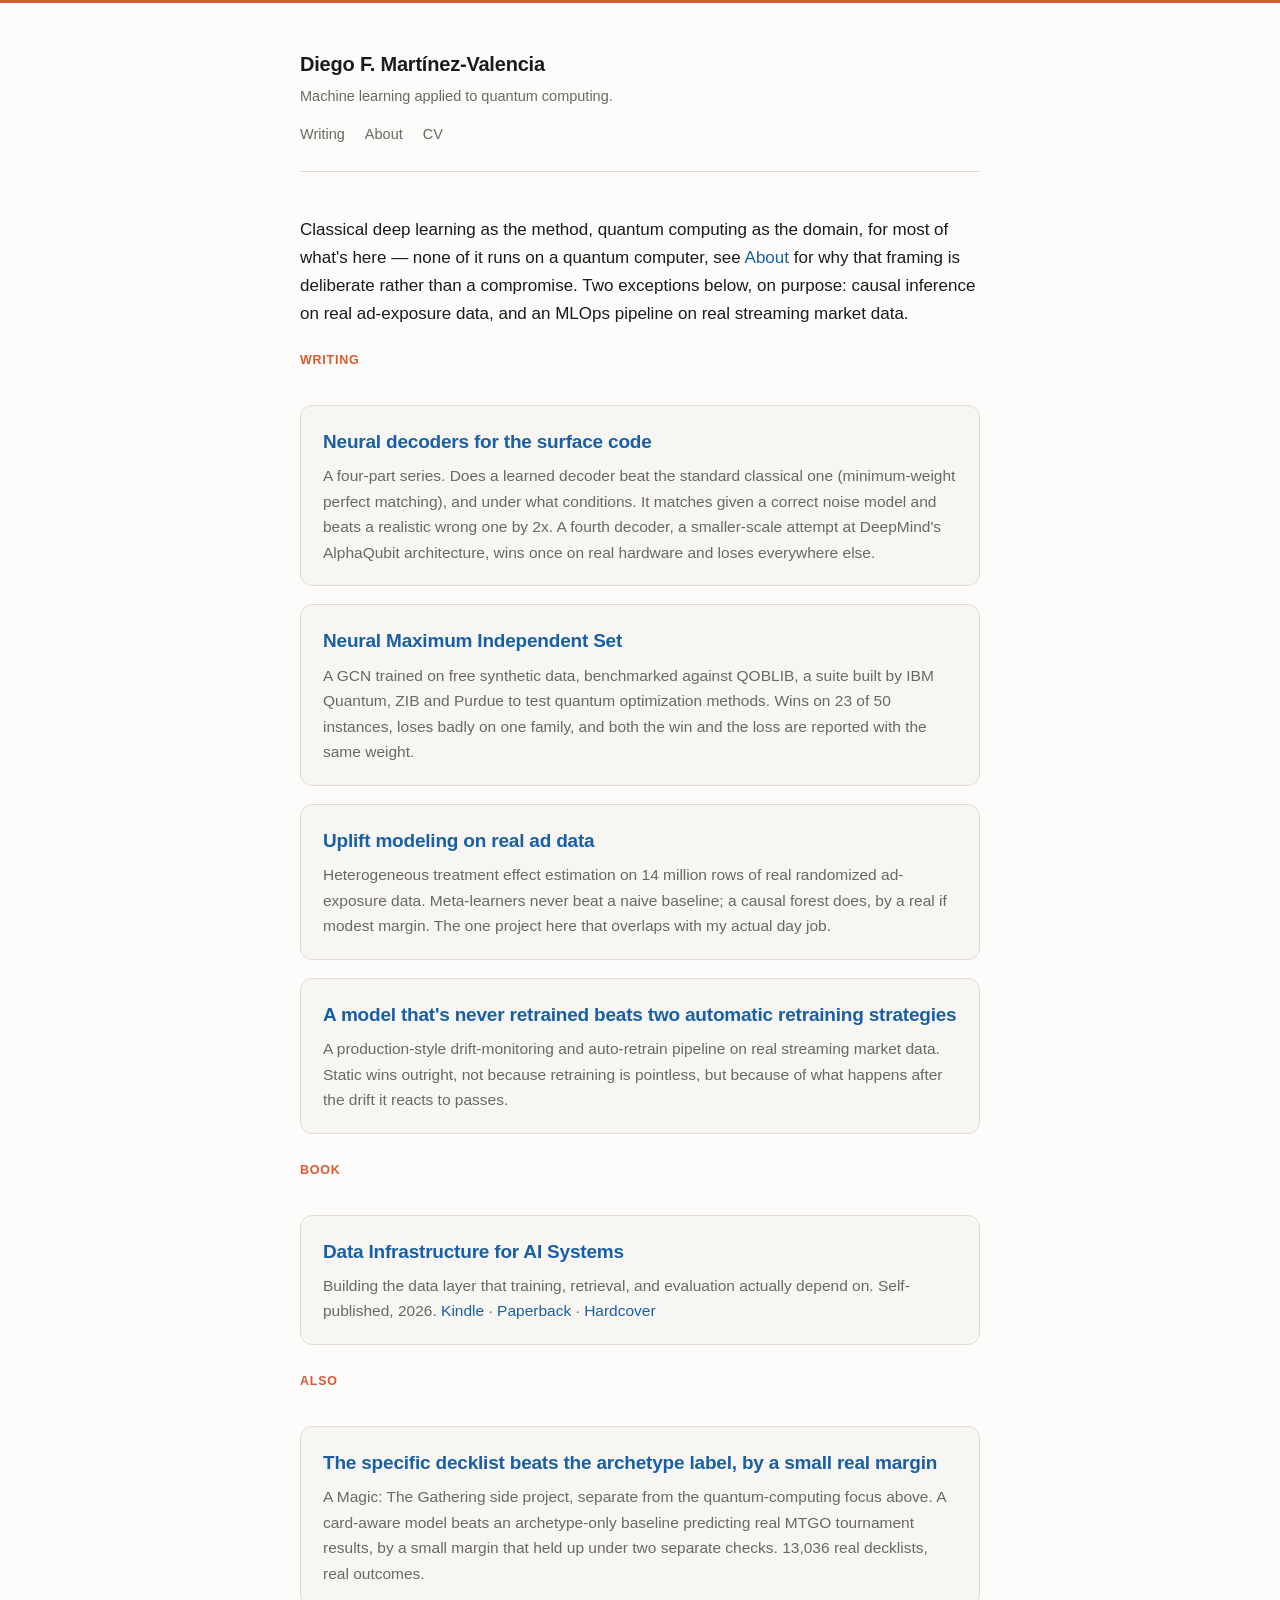
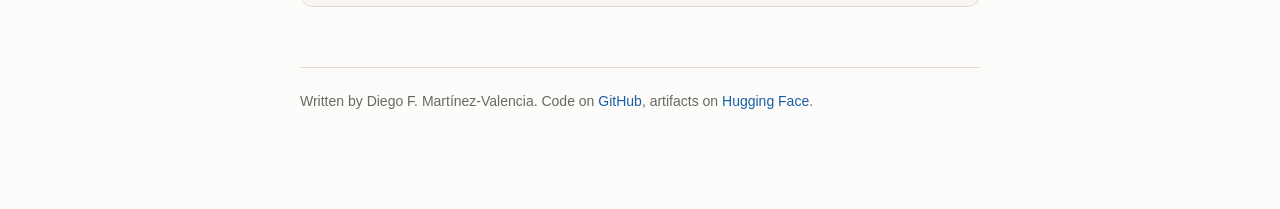
<file: index.html>
<!doctype html>
<html lang="en">
<head>
<meta charset="utf-8">
<meta name="viewport" content="width=device-width, initial-scale=1">
<title>Diego F. Martínez-Valencia</title>
<meta name="description" content="Machine learning applied to quantum computing.">
<meta property="og:title" content="Diego F. Martínez-Valencia">
<meta property="og:description" content="Machine learning applied to quantum computing.">
<meta property="og:type" content="article">
<link rel="icon" href="favicon.svg" type="image/svg+xml">
<link rel="stylesheet" href="style.css?v=e1a4f92">
</head>
<body><div class="wrap">
<header class="site">
  <h1><a href="/">Diego F. Martínez-Valencia</a></h1>
  <p>Machine learning applied to quantum computing.</p>
  <nav><a href="/">Writing</a><a href="about.html">About</a><a href="cv.html">CV</a></nav>
</header>

<p>Classical deep learning as the method, quantum computing as the domain, for most of what's
here — none of it runs on a quantum computer, see <a href="about.html">About</a> for why
that framing is deliberate rather than a compromise. Two exceptions below, on purpose:
causal inference on real ad-exposure data, and an MLOps pipeline on real streaming market
data.</p>

<span class="kicker">Writing</span>
<ul class="posts">
<li><h2><a href="qec-decoder.html">Neural decoders for the surface code</a></h2>
<p>A four-part series. Does a learned decoder beat the standard classical one
(minimum-weight perfect matching), and under what conditions. It matches given a
correct noise model and beats a realistic wrong one by 2x. A fourth decoder, a
smaller-scale attempt at DeepMind's AlphaQubit architecture, wins once on real
hardware and loses everywhere else.</p></li>
<li><h2><a href="neural-mis.html">Neural Maximum Independent Set</a></h2>
<p>A GCN trained on free synthetic data, benchmarked against QOBLIB, a suite built by
IBM Quantum, ZIB and Purdue to test quantum optimization methods. Wins on 23 of 50
instances, loses badly on one family, and both the win and the loss are reported with
the same weight.</p></li>
<li><h2><a href="uplift-modeling.html">Uplift modeling on real ad data</a></h2>
<p>Heterogeneous treatment effect estimation on 14 million rows of real randomized
ad-exposure data. Meta-learners never beat a naive baseline; a causal forest does, by
a real if modest margin. The one project here that overlaps with my actual day job.</p></li>
<li><h2><a href="drift-monitor.html">A model that's never retrained beats two automatic retraining strategies</a></h2>
<p>A production-style drift-monitoring and auto-retrain pipeline on real streaming
market data. Static wins outright, not because retraining is pointless, but because of
what happens after the drift it reacts to passes.</p></li>
</ul>

<span class="kicker" style="margin-top: 8px;">Book</span>
<ul class="posts">
<li><h2><a href="https://www.amazon.com/dp/B0HDSHZZ62">Data Infrastructure for AI Systems</a></h2>
<p>Building the data layer that training, retrieval, and evaluation actually depend on.
Self-published, 2026.
<a href="https://www.amazon.com/dp/B0HDSHZZ62">Kindle</a> ·
<a href="https://www.amazon.com/dp/B0HDWGX7CQ">Paperback</a> ·
<a href="https://www.amazon.com/dp/B0HDVJ6F3G">Hardcover</a></p></li>
</ul>

<span class="kicker" style="margin-top: 8px;">Also</span>
<ul class="posts">
<li><h2><a href="mtg-deck-matchup.html">The specific decklist beats the archetype label, by a small real margin</a></h2>
<p>A Magic: The Gathering side project, separate from the quantum-computing focus
above. A card-aware model beats an archetype-only baseline predicting real MTGO
tournament results, by a small margin that held up under two separate checks. 13,036
real decklists, real outcomes.</p></li>
</ul>

<footer>Written by Diego F. Martínez-Valencia. Code on <a href="https://github.com/Bauxitiego">GitHub</a>, artifacts on <a href="https://huggingface.co/Bauxitiego">Hugging Face</a>.</footer>
</div></body>
</html>
</file>
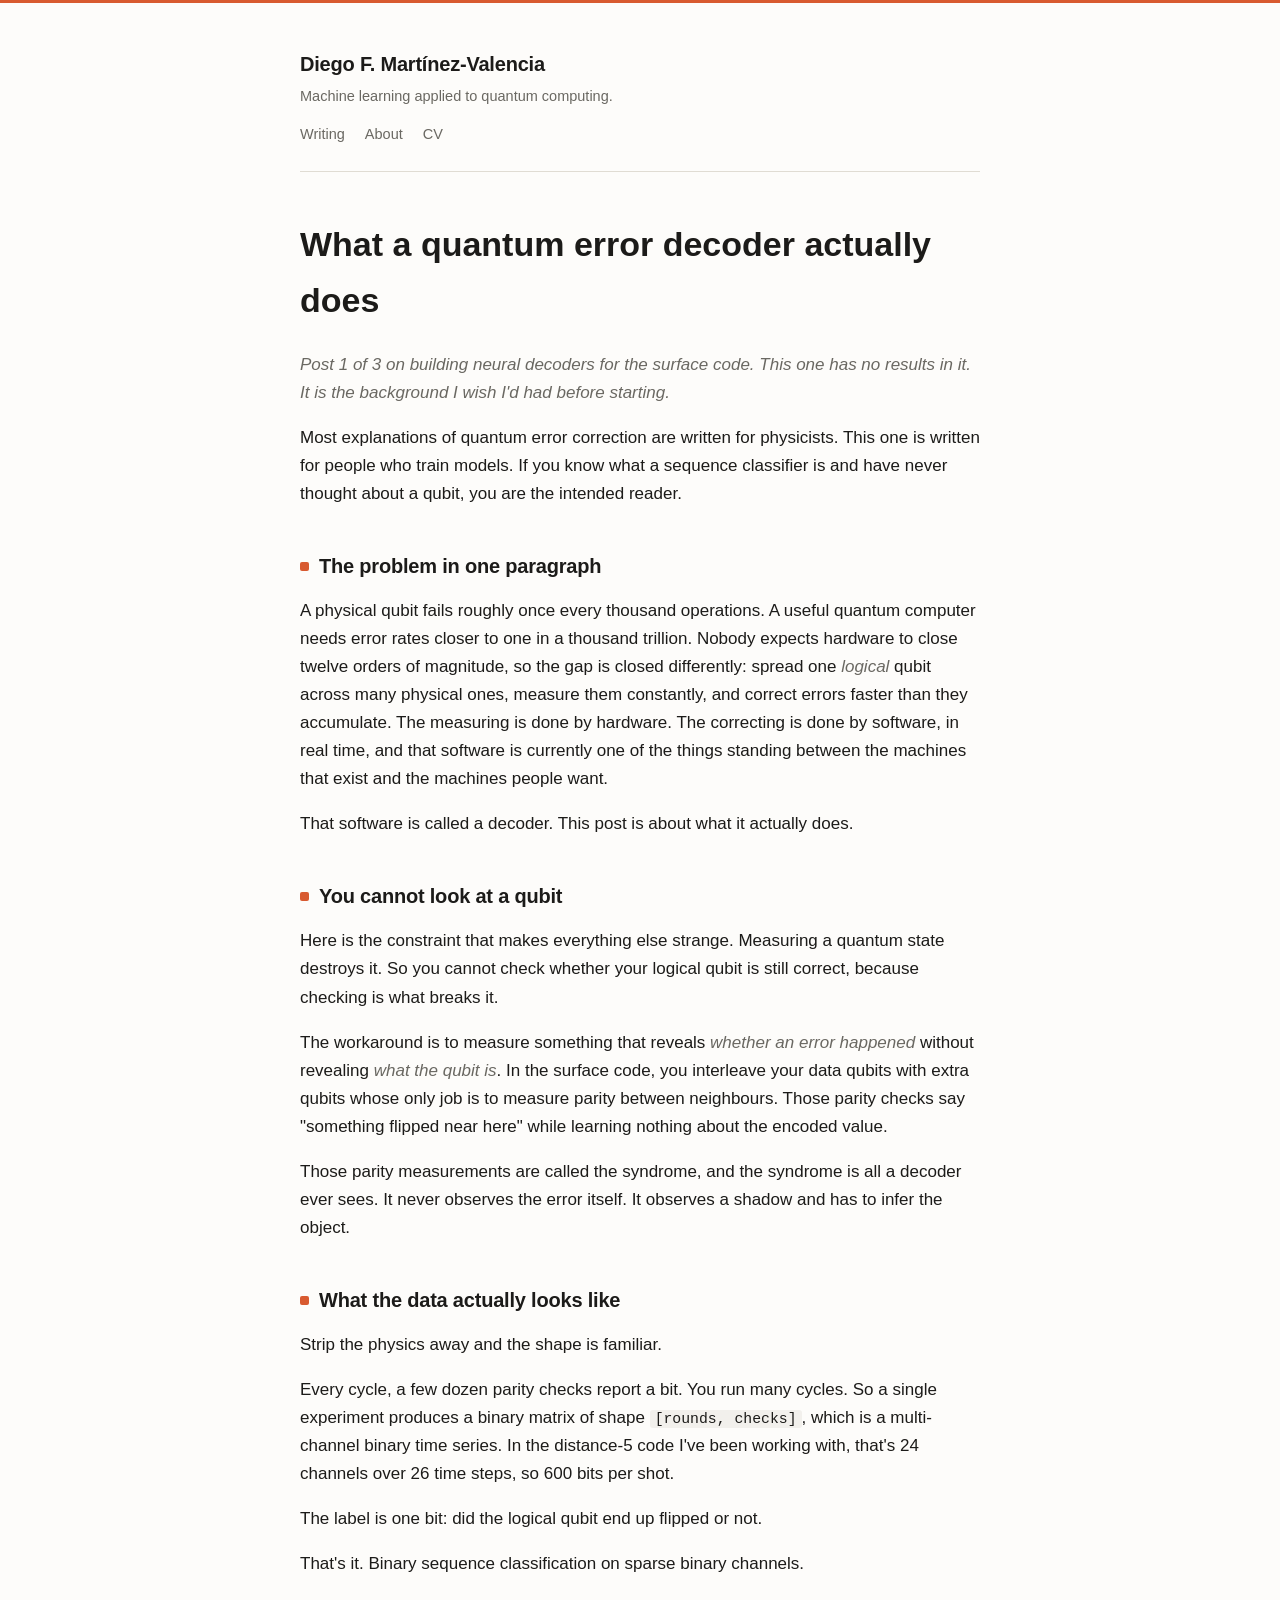
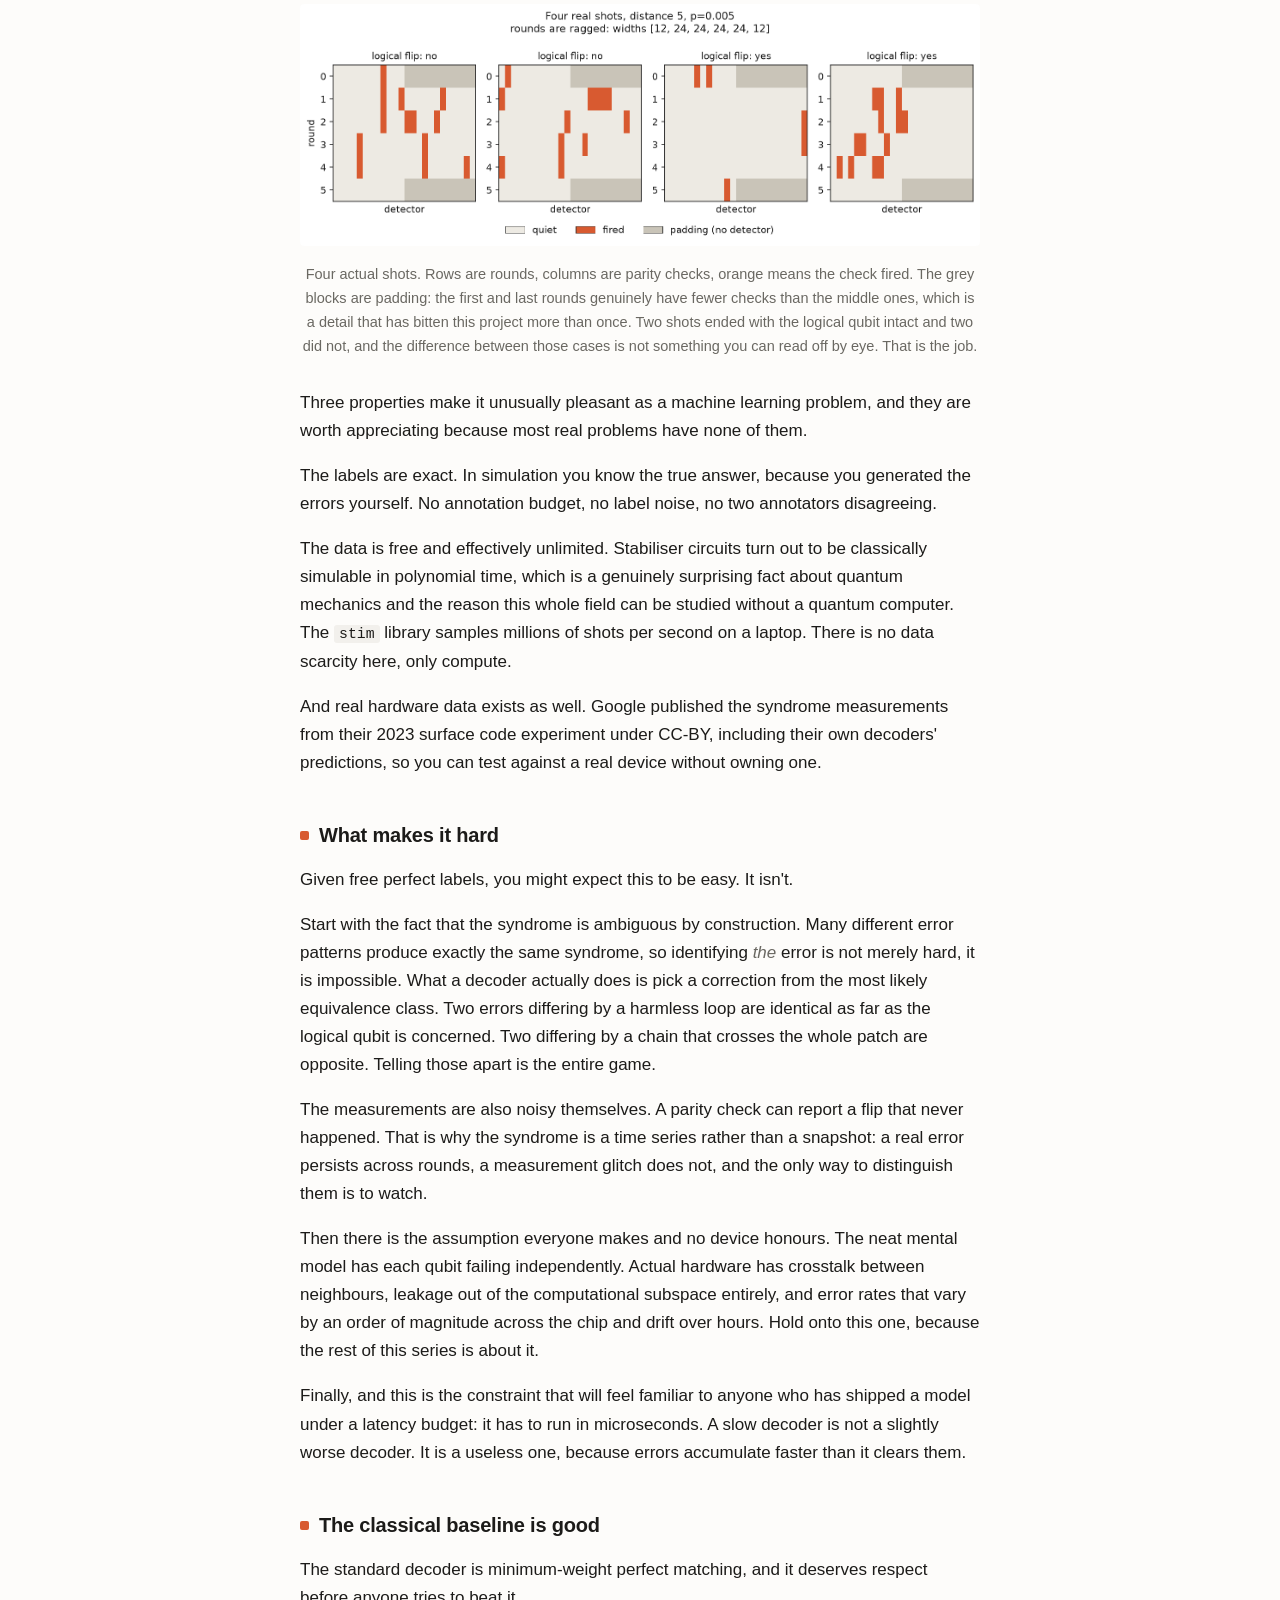
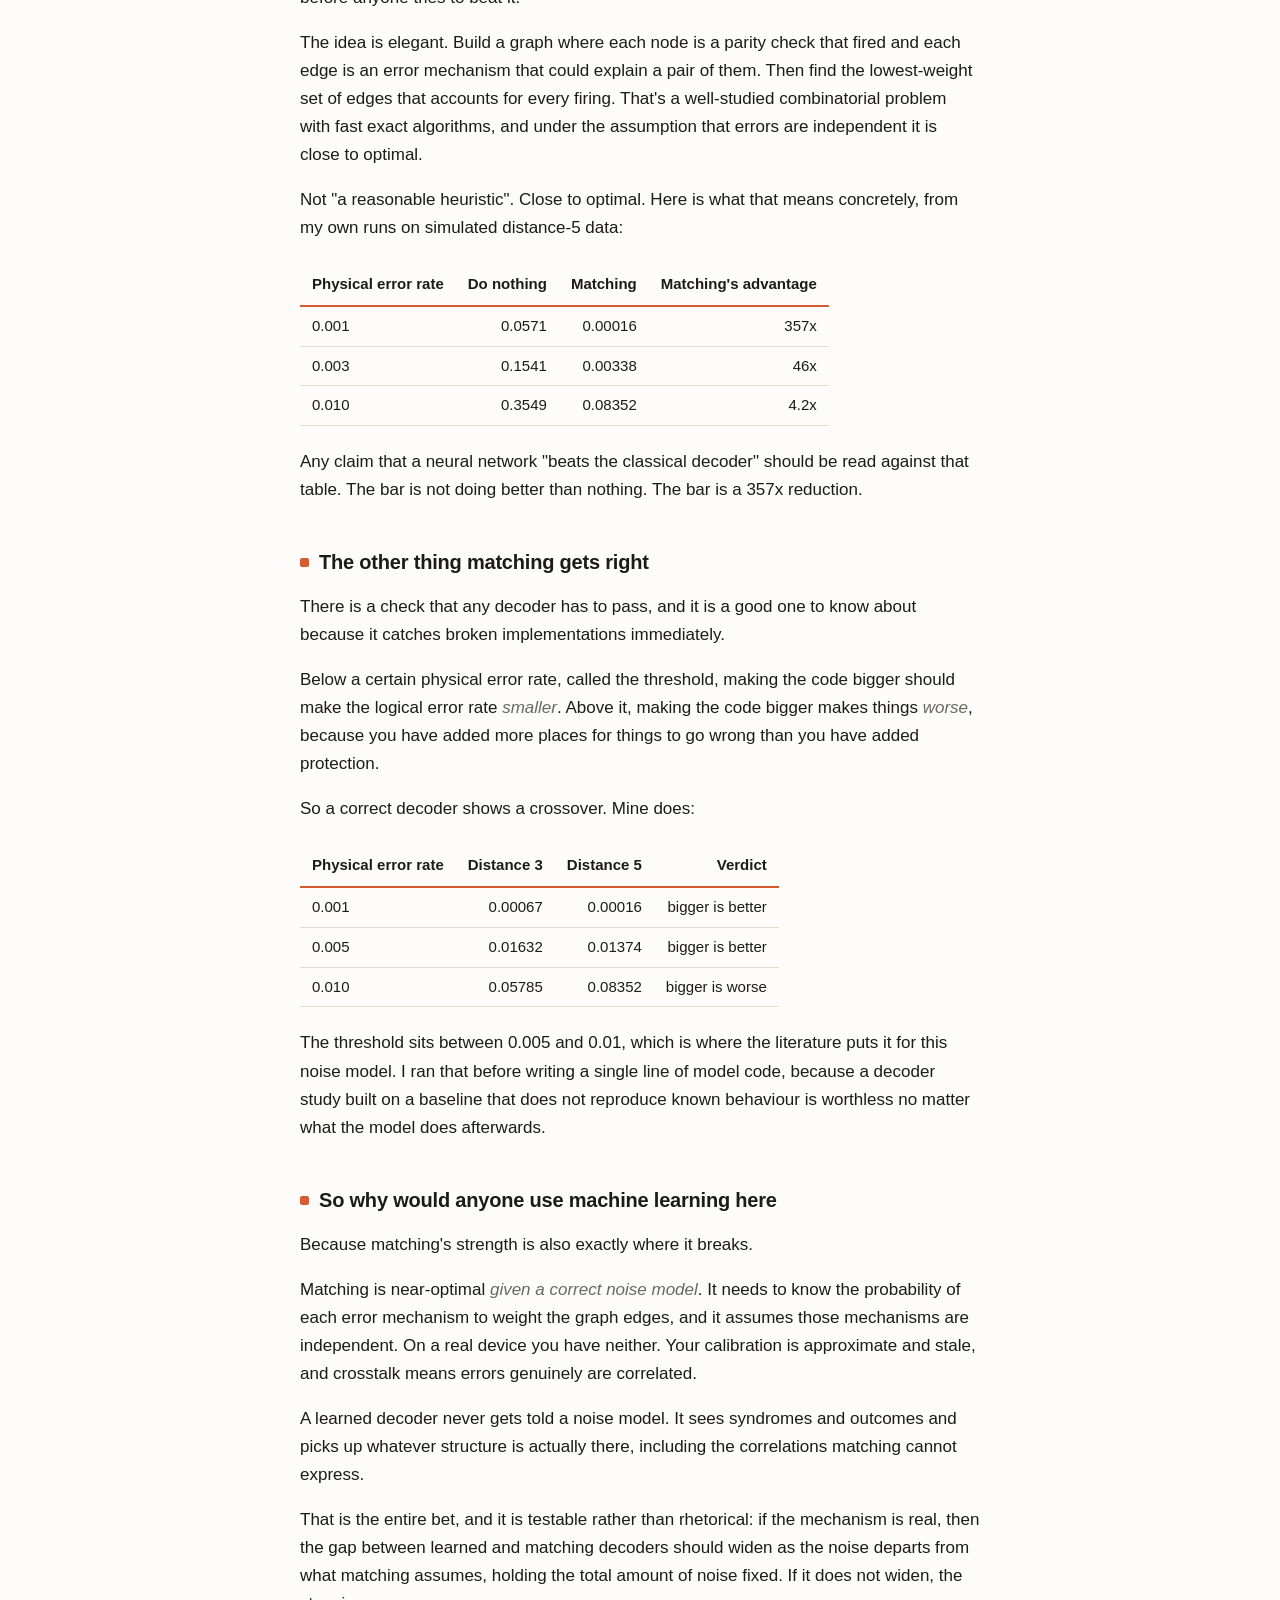
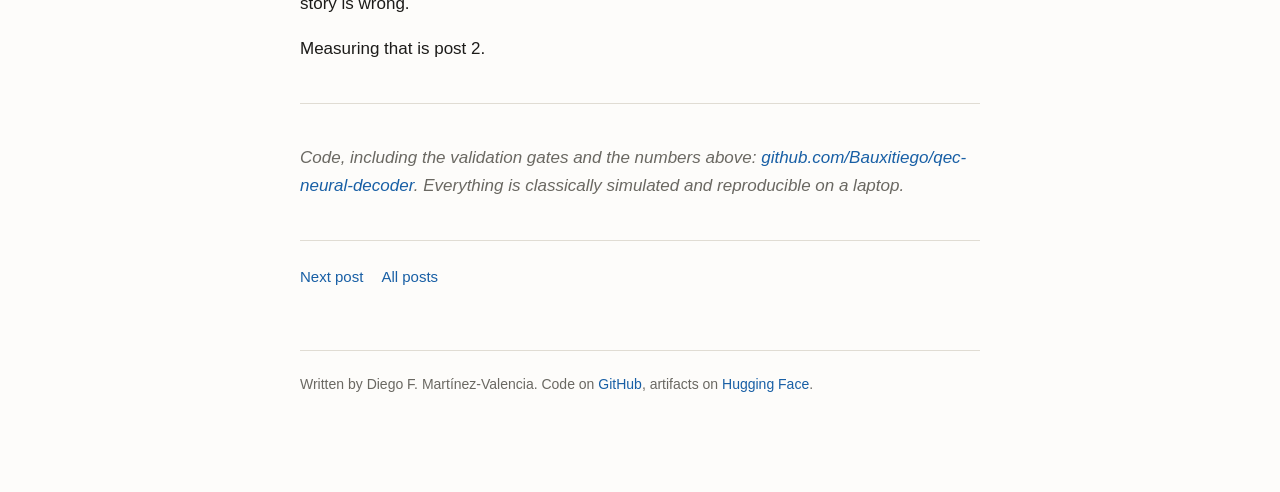
<file: 01-what-a-decoder-does.html>
<!doctype html>
<html lang="en">
<head>
<meta charset="utf-8">
<meta name="viewport" content="width=device-width, initial-scale=1">
<title>What a quantum error decoder actually does</title>
<meta name="description" content="Quantum error correction explained for people who train models. No results, just the background I wish I'd had before starting.">
<meta property="og:title" content="What a quantum error decoder actually does">
<meta property="og:description" content="Quantum error correction explained for people who train models. No results, just the background I wish I'd had before starting.">
<meta property="og:type" content="article">
<link rel="icon" href="favicon.svg" type="image/svg+xml">
<link rel="stylesheet" href="style.css?v=e1a4f92">
</head>
<body><div class="wrap">
<header class="site">
  <h1><a href="/">Diego F. Martínez-Valencia</a></h1>
  <p>Machine learning applied to quantum computing.</p>
  <nav><a href="/">Writing</a><a href="about.html">About</a><a href="cv.html">CV</a></nav>
</header>
<h1>What a quantum error decoder actually does</h1>
<p><em>Post 1 of 3 on building neural decoders for the surface code. This one has no results in it.
It is the background I wish I'd had before starting.</em></p>
<p>Most explanations of quantum error correction are written for physicists. This one is
written for people who train models. If you know what a sequence classifier is and have
never thought about a qubit, you are the intended reader.</p>
<h2>The problem in one paragraph</h2>
<p>A physical qubit fails roughly once every thousand operations. A useful quantum computer
needs error rates closer to one in a thousand trillion. Nobody expects hardware to close
twelve orders of magnitude, so the gap is closed differently: spread one <em>logical</em> qubit
across many physical ones, measure them constantly, and correct errors faster than they
accumulate. The measuring is done by hardware. The correcting is done by software, in real
time, and that software is currently one of the things standing between the machines that
exist and the machines people want.</p>
<p>That software is called a decoder. This post is about what it actually does.</p>
<h2>You cannot look at a qubit</h2>
<p>Here is the constraint that makes everything else strange. Measuring a quantum state
destroys it. So you cannot check whether your logical qubit is still correct, because
checking is what breaks it.</p>
<p>The workaround is to measure something that reveals <em>whether an error happened</em> without
revealing <em>what the qubit is</em>. In the surface code, you interleave your data qubits with
extra qubits whose only job is to measure parity between neighbours. Those parity checks say
"something flipped near here" while learning nothing about the encoded value.</p>
<p>Those parity measurements are called the syndrome, and the syndrome is all a decoder ever
sees. It never observes the error itself. It observes a shadow and has to infer the object.</p>
<h2>What the data actually looks like</h2>
<p>Strip the physics away and the shape is familiar.</p>
<p>Every cycle, a few dozen parity checks report a bit. You run many cycles. So a single
experiment produces a binary matrix of shape <code>[rounds, checks]</code>, which is a multi-channel
binary time series. In the distance-5 code I've been working with, that's 24 channels over 26
time steps, so 600 bits per shot.</p>
<p>The label is one bit: did the logical qubit end up flipped or not.</p>
<p>That's it. Binary sequence classification on sparse binary channels.</p>
<p><img alt="Four real syndrome shots from a distance-5 code" src="figures/syndrome_shots.png" /></p><p class="figcap">Four actual shots. Rows are rounds, columns are parity checks, orange means the check fired.
The grey blocks are padding: the first and last rounds genuinely have fewer checks than the
middle ones, which is a detail that has bitten this project more than once. Two shots ended
with the logical qubit intact and two did not, and the difference between those cases is not
something you can read off by eye. That is the job.</p>
<p>Three properties make it unusually pleasant as a machine learning problem, and they are worth
appreciating because most real problems have none of them.</p>
<p>The labels are exact. In simulation you know the true answer, because you generated the
errors yourself. No annotation budget, no label noise, no two annotators disagreeing.</p>
<p>The data is free and effectively unlimited. Stabiliser circuits turn out to be classically
simulable in polynomial time, which is a genuinely surprising fact about quantum mechanics
and the reason this whole field can be studied without a quantum computer. The <code>stim</code> library
samples millions of shots per second on a laptop. There is no data scarcity here, only
compute.</p>
<p>And real hardware data exists as well. Google published the syndrome measurements from their
2023 surface code experiment under CC-BY, including their own decoders' predictions, so you
can test against a real device without owning one.</p>
<h2>What makes it hard</h2>
<p>Given free perfect labels, you might expect this to be easy. It isn't.</p>
<p>Start with the fact that the syndrome is ambiguous by construction. Many different error
patterns produce exactly the same syndrome, so identifying <em>the</em> error is not merely hard,
it is impossible. What a decoder actually does is pick a correction from the most likely
equivalence class. Two errors differing by a harmless loop are identical as far as the
logical qubit is concerned. Two differing by a chain that crosses the whole patch are
opposite. Telling those apart is the entire game.</p>
<p>The measurements are also noisy themselves. A parity check can report a flip that never
happened. That is why the syndrome is a time series rather than a snapshot: a real error
persists across rounds, a measurement glitch does not, and the only way to distinguish them
is to watch.</p>
<p>Then there is the assumption everyone makes and no device honours. The neat mental model has
each qubit failing independently. Actual hardware has crosstalk between neighbours, leakage
out of the computational subspace entirely, and error rates that vary by an order of
magnitude across the chip and drift over hours. Hold onto this one, because the rest of this
series is about it.</p>
<p>Finally, and this is the constraint that will feel familiar to anyone who has shipped a model
under a latency budget: it has to run in microseconds. A slow decoder is not a slightly worse
decoder. It is a useless one, because errors accumulate faster than it clears them.</p>
<h2>The classical baseline is good</h2>
<p>The standard decoder is minimum-weight perfect matching, and it deserves respect before
anyone tries to beat it.</p>
<p>The idea is elegant. Build a graph where each node is a parity check that fired and each edge
is an error mechanism that could explain a pair of them. Then find the lowest-weight set of
edges that accounts for every firing. That's a well-studied combinatorial problem with fast
exact algorithms, and under the assumption that errors are independent it is close to optimal.</p>
<p>Not "a reasonable heuristic". Close to optimal. Here is what that means concretely, from my
own runs on simulated distance-5 data:</p>
<table>
<thead>
<tr>
<th>Physical error rate</th>
<th>Do nothing</th>
<th>Matching</th>
<th>Matching's advantage</th>
</tr>
</thead>
<tbody>
<tr>
<td>0.001</td>
<td>0.0571</td>
<td>0.00016</td>
<td>357x</td>
</tr>
<tr>
<td>0.003</td>
<td>0.1541</td>
<td>0.00338</td>
<td>46x</td>
</tr>
<tr>
<td>0.010</td>
<td>0.3549</td>
<td>0.08352</td>
<td>4.2x</td>
</tr>
</tbody>
</table>
<p>Any claim that a neural network "beats the classical decoder" should be read against that
table. The bar is not doing better than nothing. The bar is a 357x reduction.</p>
<h2>The other thing matching gets right</h2>
<p>There is a check that any decoder has to pass, and it is a good one to know about because it
catches broken implementations immediately.</p>
<p>Below a certain physical error rate, called the threshold, making the code bigger should make
the logical error rate <em>smaller</em>. Above it, making the code bigger makes things <em>worse</em>,
because you have added more places for things to go wrong than you have added protection.</p>
<p>So a correct decoder shows a crossover. Mine does:</p>
<table>
<thead>
<tr>
<th>Physical error rate</th>
<th>Distance 3</th>
<th>Distance 5</th>
<th>Verdict</th>
</tr>
</thead>
<tbody>
<tr>
<td>0.001</td>
<td>0.00067</td>
<td>0.00016</td>
<td>bigger is better</td>
</tr>
<tr>
<td>0.005</td>
<td>0.01632</td>
<td>0.01374</td>
<td>bigger is better</td>
</tr>
<tr>
<td>0.010</td>
<td>0.05785</td>
<td>0.08352</td>
<td>bigger is worse</td>
</tr>
</tbody>
</table>
<p>The threshold sits between 0.005 and 0.01, which is where the literature puts it for this
noise model. I ran that before writing a single line of model code, because a decoder study
built on a baseline that does not reproduce known behaviour is worthless no matter what the
model does afterwards.</p>
<h2>So why would anyone use machine learning here</h2>
<p>Because matching's strength is also exactly where it breaks.</p>
<p>Matching is near-optimal <em>given a correct noise model</em>. It needs to know the probability of
each error mechanism to weight the graph edges, and it assumes those mechanisms are
independent. On a real device you have neither. Your calibration is approximate and stale,
and crosstalk means errors genuinely are correlated.</p>
<p>A learned decoder never gets told a noise model. It sees syndromes and outcomes and picks up
whatever structure is actually there, including the correlations matching cannot express.</p>
<p>That is the entire bet, and it is testable rather than rhetorical: if the mechanism is real,
then the gap between learned and matching decoders should widen as the noise departs from
what matching assumes, holding the total amount of noise fixed. If it does not widen, the
story is wrong.</p>
<p>Measuring that is post 2.</p>
<hr />
<p><em>Code, including the validation gates and the numbers above:
<a href="https://github.com/Bauxitiego/qec-neural-decoder">github.com/Bauxitiego/qec-neural-decoder</a>.
Everything is classically simulated and reproducible on a laptop.</em></p><div class="links"><a href="02-matching-blind-spot.html">Next post</a><a href="qec-decoder.html">All posts</a></div>
<footer>Written by Diego F. Martínez-Valencia. Code on <a href="https://github.com/Bauxitiego">GitHub</a>, artifacts on <a href="https://huggingface.co/Bauxitiego">Hugging Face</a>.</footer>
</div></body>
</html>
</file>
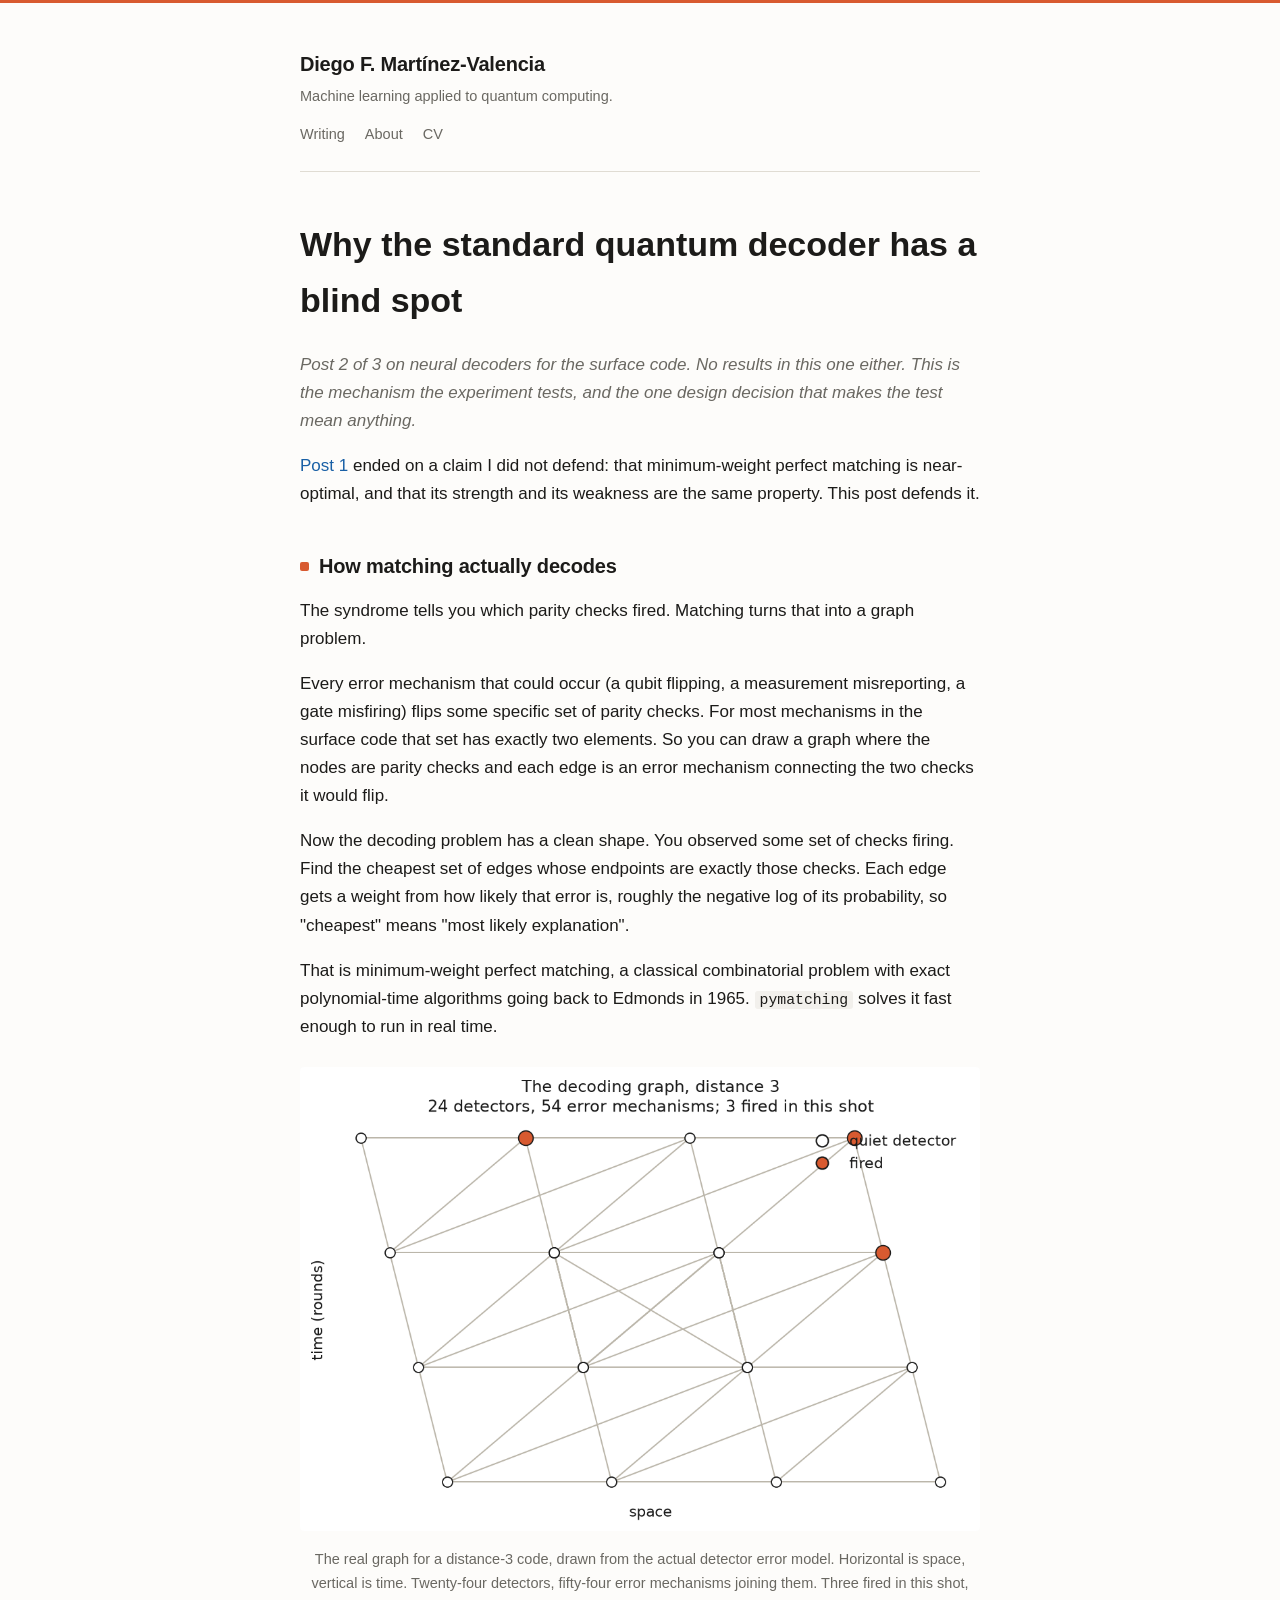
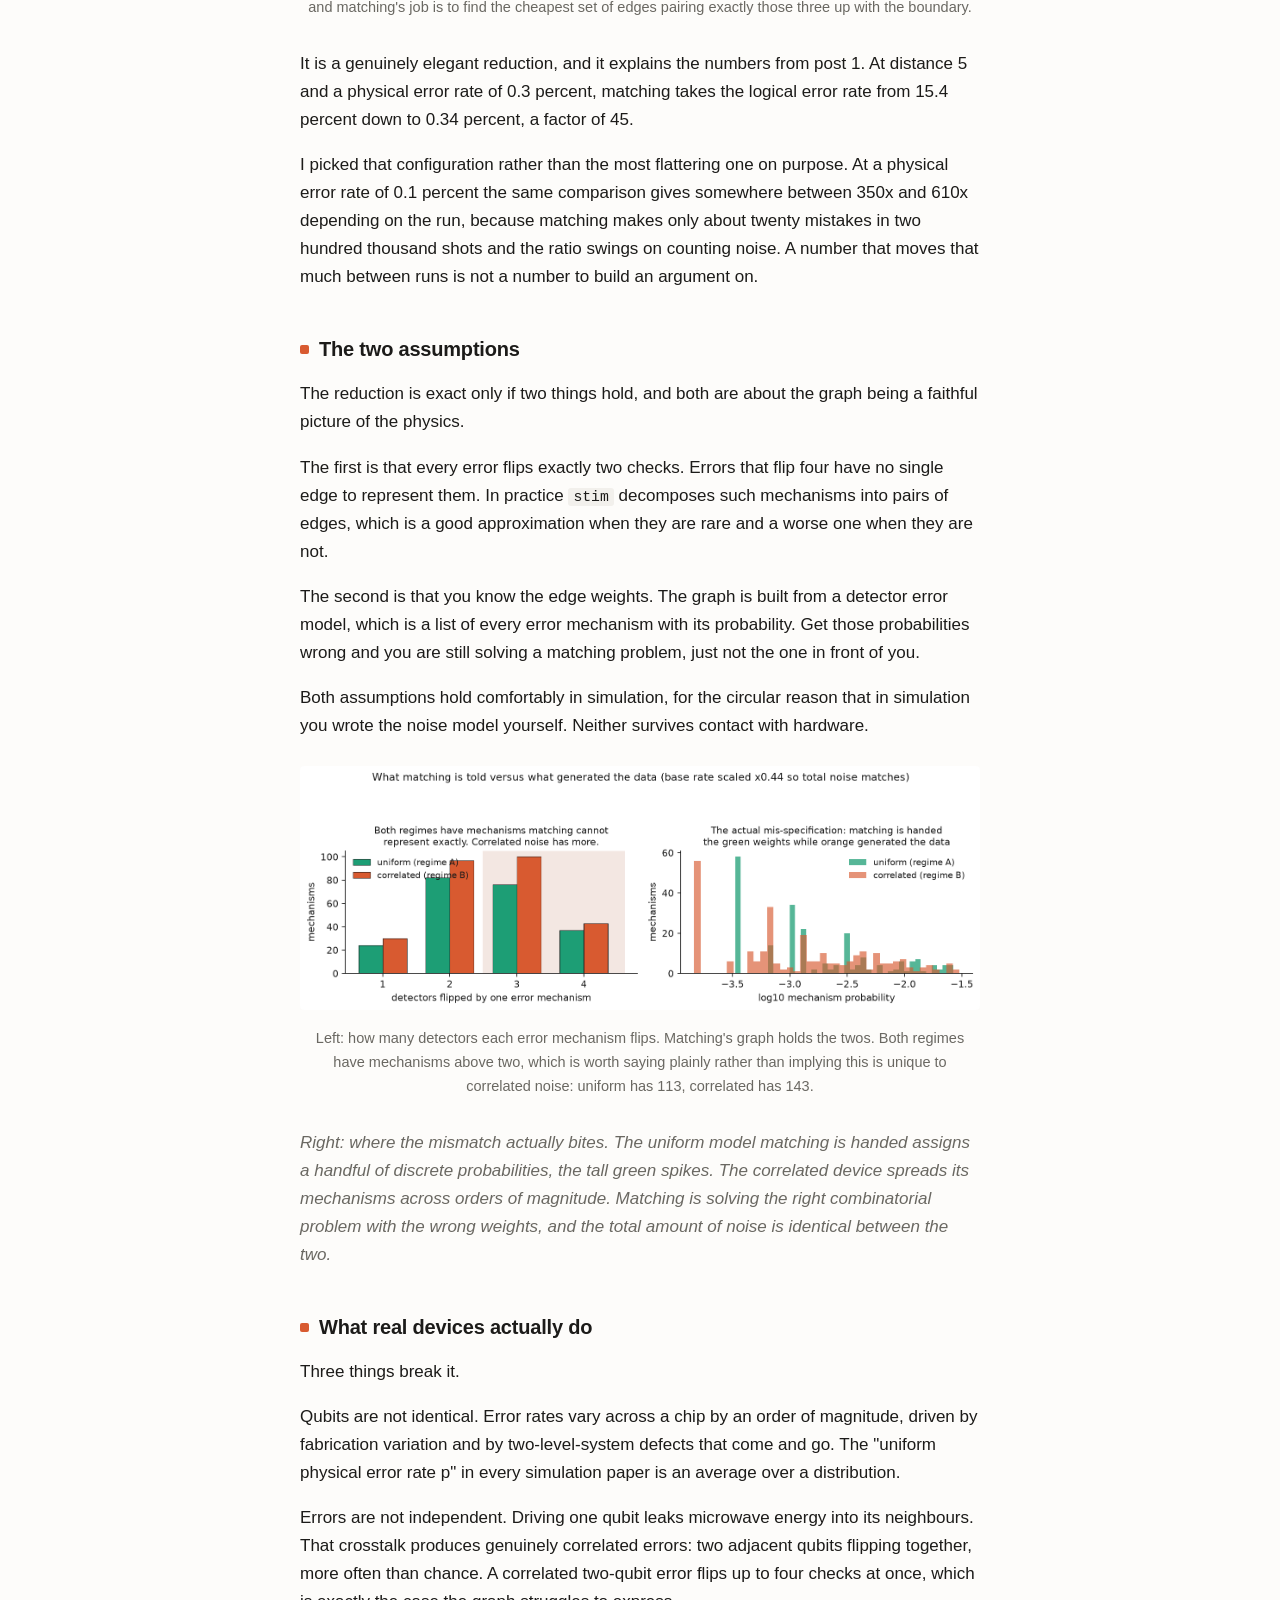
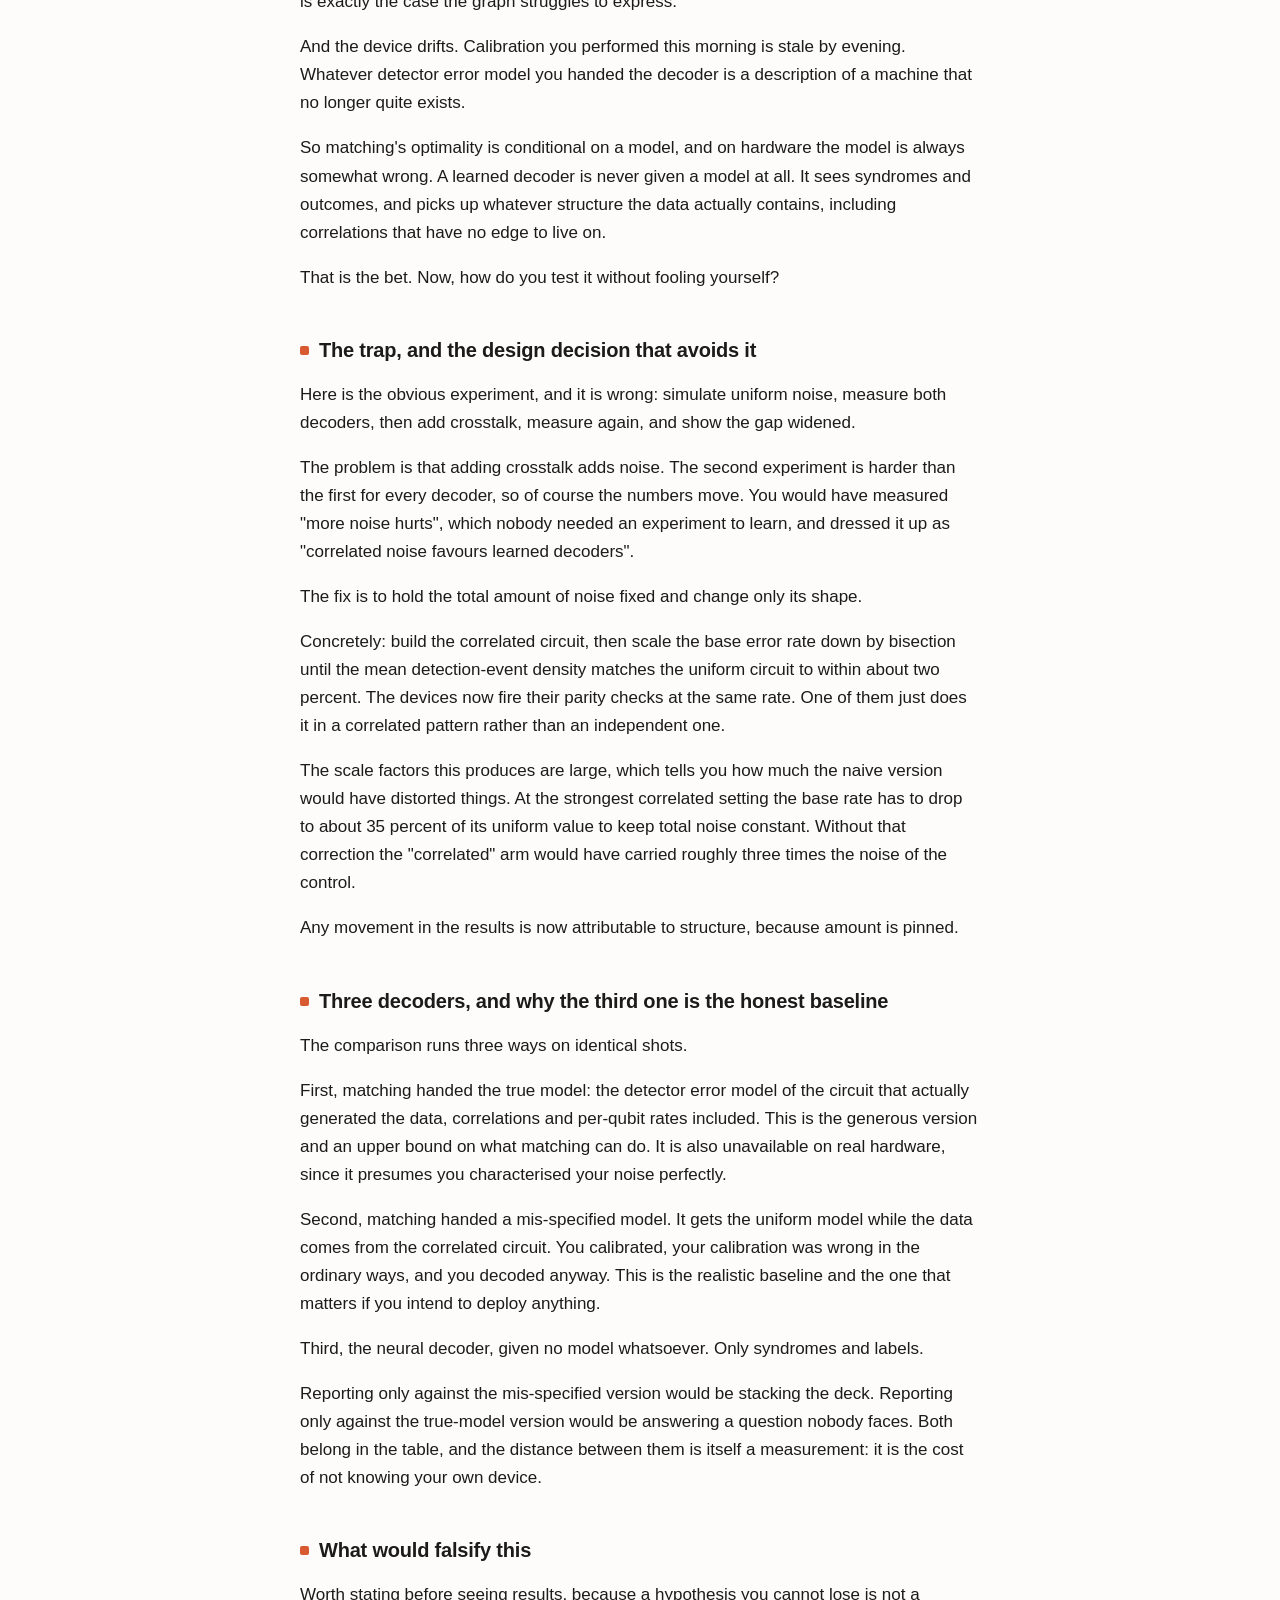
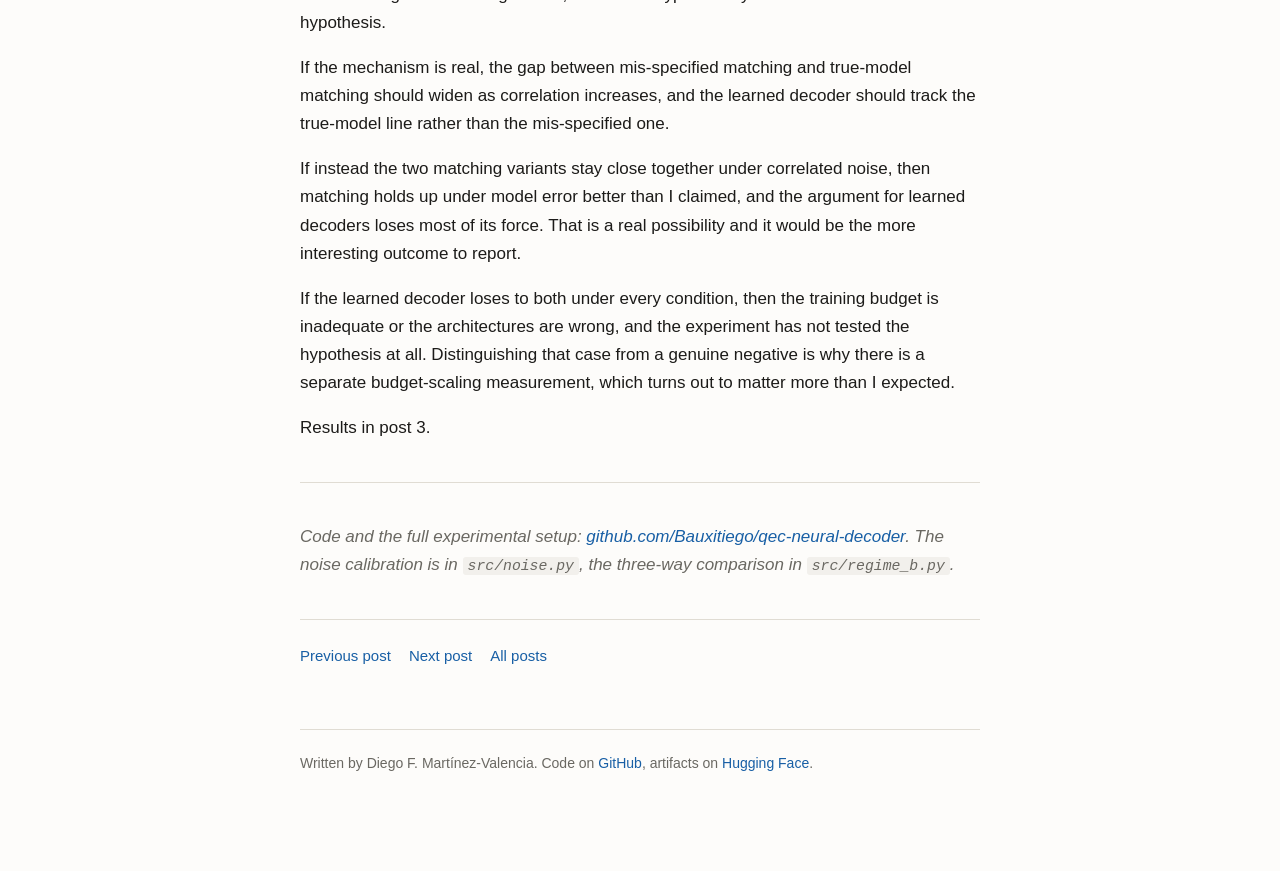
<file: 02-matching-blind-spot.html>
<!doctype html>
<html lang="en">
<head>
<meta charset="utf-8">
<meta name="viewport" content="width=device-width, initial-scale=1">
<title>Why the standard quantum decoder has a blind spot</title>
<meta name="description" content="How minimum-weight perfect matching works, the two assumptions it rests on, and the one design decision that makes the experiment mean anything.">
<meta property="og:title" content="Why the standard quantum decoder has a blind spot">
<meta property="og:description" content="How minimum-weight perfect matching works, the two assumptions it rests on, and the one design decision that makes the experiment mean anything.">
<meta property="og:type" content="article">
<link rel="icon" href="favicon.svg" type="image/svg+xml">
<link rel="stylesheet" href="style.css?v=e1a4f92">
</head>
<body><div class="wrap">
<header class="site">
  <h1><a href="/">Diego F. Martínez-Valencia</a></h1>
  <p>Machine learning applied to quantum computing.</p>
  <nav><a href="/">Writing</a><a href="about.html">About</a><a href="cv.html">CV</a></nav>
</header>
<h1>Why the standard quantum decoder has a blind spot</h1>
<p><em>Post 2 of 3 on neural decoders for the surface code. No results in this one either. This is
the mechanism the experiment tests, and the one design decision that makes the test mean
anything.</em></p>
<p><a href="01-what-a-decoder-does.html">Post 1</a> ended on a claim I did not defend: that minimum-weight
perfect matching is near-optimal, and that its strength and its weakness are the same
property. This post defends it.</p>
<h2>How matching actually decodes</h2>
<p>The syndrome tells you which parity checks fired. Matching turns that into a graph problem.</p>
<p>Every error mechanism that could occur (a qubit flipping, a measurement misreporting, a gate
misfiring) flips some specific set of parity checks. For most mechanisms in the surface code
that set has exactly two elements. So you can draw a graph where the nodes are parity checks
and each edge is an error mechanism connecting the two checks it would flip.</p>
<p>Now the decoding problem has a clean shape. You observed some set of checks firing. Find the
cheapest set of edges whose endpoints are exactly those checks. Each edge gets a weight from
how likely that error is, roughly the negative log of its probability, so "cheapest" means
"most likely explanation".</p>
<p>That is minimum-weight perfect matching, a classical combinatorial problem with exact
polynomial-time algorithms going back to Edmonds in 1965. <code>pymatching</code> solves it fast enough
to run in real time.</p>
<p><img alt="The decoding graph for a distance-3 code" src="figures/matching_graph.png" /></p><p class="figcap">The real graph for a distance-3 code, drawn from the actual detector error model. Horizontal
is space, vertical is time. Twenty-four detectors, fifty-four error mechanisms joining them.
Three fired in this shot, and matching's job is to find the cheapest set of edges pairing
exactly those three up with the boundary.</p>
<p>It is a genuinely elegant reduction, and it explains the numbers from post 1. At distance 5
and a physical error rate of 0.3 percent, matching takes the logical error rate from 15.4
percent down to 0.34 percent, a factor of 45.</p>
<p>I picked that configuration rather than the most flattering one on purpose. At a physical
error rate of 0.1 percent the same comparison gives somewhere between 350x and 610x depending
on the run, because matching makes only about twenty mistakes in two hundred thousand shots
and the ratio swings on counting noise. A number that moves that much between runs is not a
number to build an argument on.</p>
<h2>The two assumptions</h2>
<p>The reduction is exact only if two things hold, and both are about the graph being a faithful
picture of the physics.</p>
<p>The first is that every error flips exactly two checks. Errors that flip four have no single
edge to represent them. In practice <code>stim</code> decomposes such mechanisms into pairs of edges,
which is a good approximation when they are rare and a worse one when they are not.</p>
<p>The second is that you know the edge weights. The graph is built from a detector error model,
which is a list of every error mechanism with its probability. Get those probabilities wrong
and you are still solving a matching problem, just not the one in front of you.</p>
<p>Both assumptions hold comfortably in simulation, for the circular reason that in simulation
you wrote the noise model yourself. Neither survives contact with hardware.</p>
<p><img alt="What matching is told versus what generated the data" src="figures/model_mismatch.png" /></p><p class="figcap">Left: how many detectors each error mechanism flips. Matching's graph holds the twos. Both
regimes have mechanisms above two, which is worth saying plainly rather than implying this is
unique to correlated noise: uniform has 113, correlated has 143.</p>
<p><em>Right: where the mismatch actually bites. The uniform model matching is handed assigns a
handful of discrete probabilities, the tall green spikes. The correlated device spreads its
mechanisms across orders of magnitude. Matching is solving the right combinatorial problem
with the wrong weights, and the total amount of noise is identical between the two.</em></p>
<h2>What real devices actually do</h2>
<p>Three things break it.</p>
<p>Qubits are not identical. Error rates vary across a chip by an order of magnitude, driven by
fabrication variation and by two-level-system defects that come and go. The "uniform physical
error rate p" in every simulation paper is an average over a distribution.</p>
<p>Errors are not independent. Driving one qubit leaks microwave energy into its neighbours.
That crosstalk produces genuinely correlated errors: two adjacent qubits flipping together,
more often than chance. A correlated two-qubit error flips up to four checks at once, which
is exactly the case the graph struggles to express.</p>
<p>And the device drifts. Calibration you performed this morning is stale by evening. Whatever
detector error model you handed the decoder is a description of a machine that no longer
quite exists.</p>
<p>So matching's optimality is conditional on a model, and on hardware the model is always
somewhat wrong. A learned decoder is never given a model at all. It sees syndromes and
outcomes, and picks up whatever structure the data actually contains, including correlations
that have no edge to live on.</p>
<p>That is the bet. Now, how do you test it without fooling yourself?</p>
<h2>The trap, and the design decision that avoids it</h2>
<p>Here is the obvious experiment, and it is wrong: simulate uniform noise, measure both
decoders, then add crosstalk, measure again, and show the gap widened.</p>
<p>The problem is that adding crosstalk adds noise. The second experiment is harder than the
first for every decoder, so of course the numbers move. You would have measured "more noise
hurts", which nobody needed an experiment to learn, and dressed it up as "correlated noise
favours learned decoders".</p>
<p>The fix is to hold the total amount of noise fixed and change only its shape.</p>
<p>Concretely: build the correlated circuit, then scale the base error rate down by bisection
until the mean detection-event density matches the uniform circuit to within about two
percent. The devices now fire their parity checks at the same rate. One of them just does it
in a correlated pattern rather than an independent one.</p>
<p>The scale factors this produces are large, which tells you how much the naive version would
have distorted things. At the strongest correlated setting the base rate has to drop to about
35 percent of its uniform value to keep total noise constant. Without that correction the
"correlated" arm would have carried roughly three times the noise of the control.</p>
<p>Any movement in the results is now attributable to structure, because amount is pinned.</p>
<h2>Three decoders, and why the third one is the honest baseline</h2>
<p>The comparison runs three ways on identical shots.</p>
<p>First, matching handed the true model: the detector error model of the circuit that actually
generated the data, correlations and per-qubit rates included. This is the generous version
and an upper bound on what matching can do. It is also unavailable on real hardware, since it
presumes you characterised your noise perfectly.</p>
<p>Second, matching handed a mis-specified model. It gets the uniform model while the data comes
from the correlated circuit. You calibrated, your calibration was wrong in the ordinary ways,
and you decoded anyway. This is the realistic baseline and the one that matters if you intend
to deploy anything.</p>
<p>Third, the neural decoder, given no model whatsoever. Only syndromes and labels.</p>
<p>Reporting only against the mis-specified version would be stacking the deck. Reporting only
against the true-model version would be answering a question nobody faces. Both belong in the
table, and the distance between them is itself a measurement: it is the cost of not knowing
your own device.</p>
<h2>What would falsify this</h2>
<p>Worth stating before seeing results, because a hypothesis you cannot lose is not a hypothesis.</p>
<p>If the mechanism is real, the gap between mis-specified matching and true-model matching
should widen as correlation increases, and the learned decoder should track the true-model
line rather than the mis-specified one.</p>
<p>If instead the two matching variants stay close together under correlated noise, then
matching holds up under model error better than I claimed, and the argument for learned
decoders loses most of its force. That is a real possibility and it would be the more
interesting outcome to report.</p>
<p>If the learned decoder loses to both under every condition, then the training budget is
inadequate or the architectures are wrong, and the experiment has not tested the hypothesis
at all. Distinguishing that case from a genuine negative is why there is a separate
budget-scaling measurement, which turns out to matter more than I expected.</p>
<p>Results in post 3.</p>
<hr />
<p><em>Code and the full experimental setup:
<a href="https://github.com/Bauxitiego/qec-neural-decoder">github.com/Bauxitiego/qec-neural-decoder</a>.
The noise calibration is in <code>src/noise.py</code>, the three-way comparison in <code>src/regime_b.py</code>.</em></p><div class="links"><a href="01-what-a-decoder-does.html">Previous post</a><a href="03-results.html">Next post</a><a href="qec-decoder.html">All posts</a></div>
<footer>Written by Diego F. Martínez-Valencia. Code on <a href="https://github.com/Bauxitiego">GitHub</a>, artifacts on <a href="https://huggingface.co/Bauxitiego">Hugging Face</a>.</footer>
</div></body>
</html>
</file>
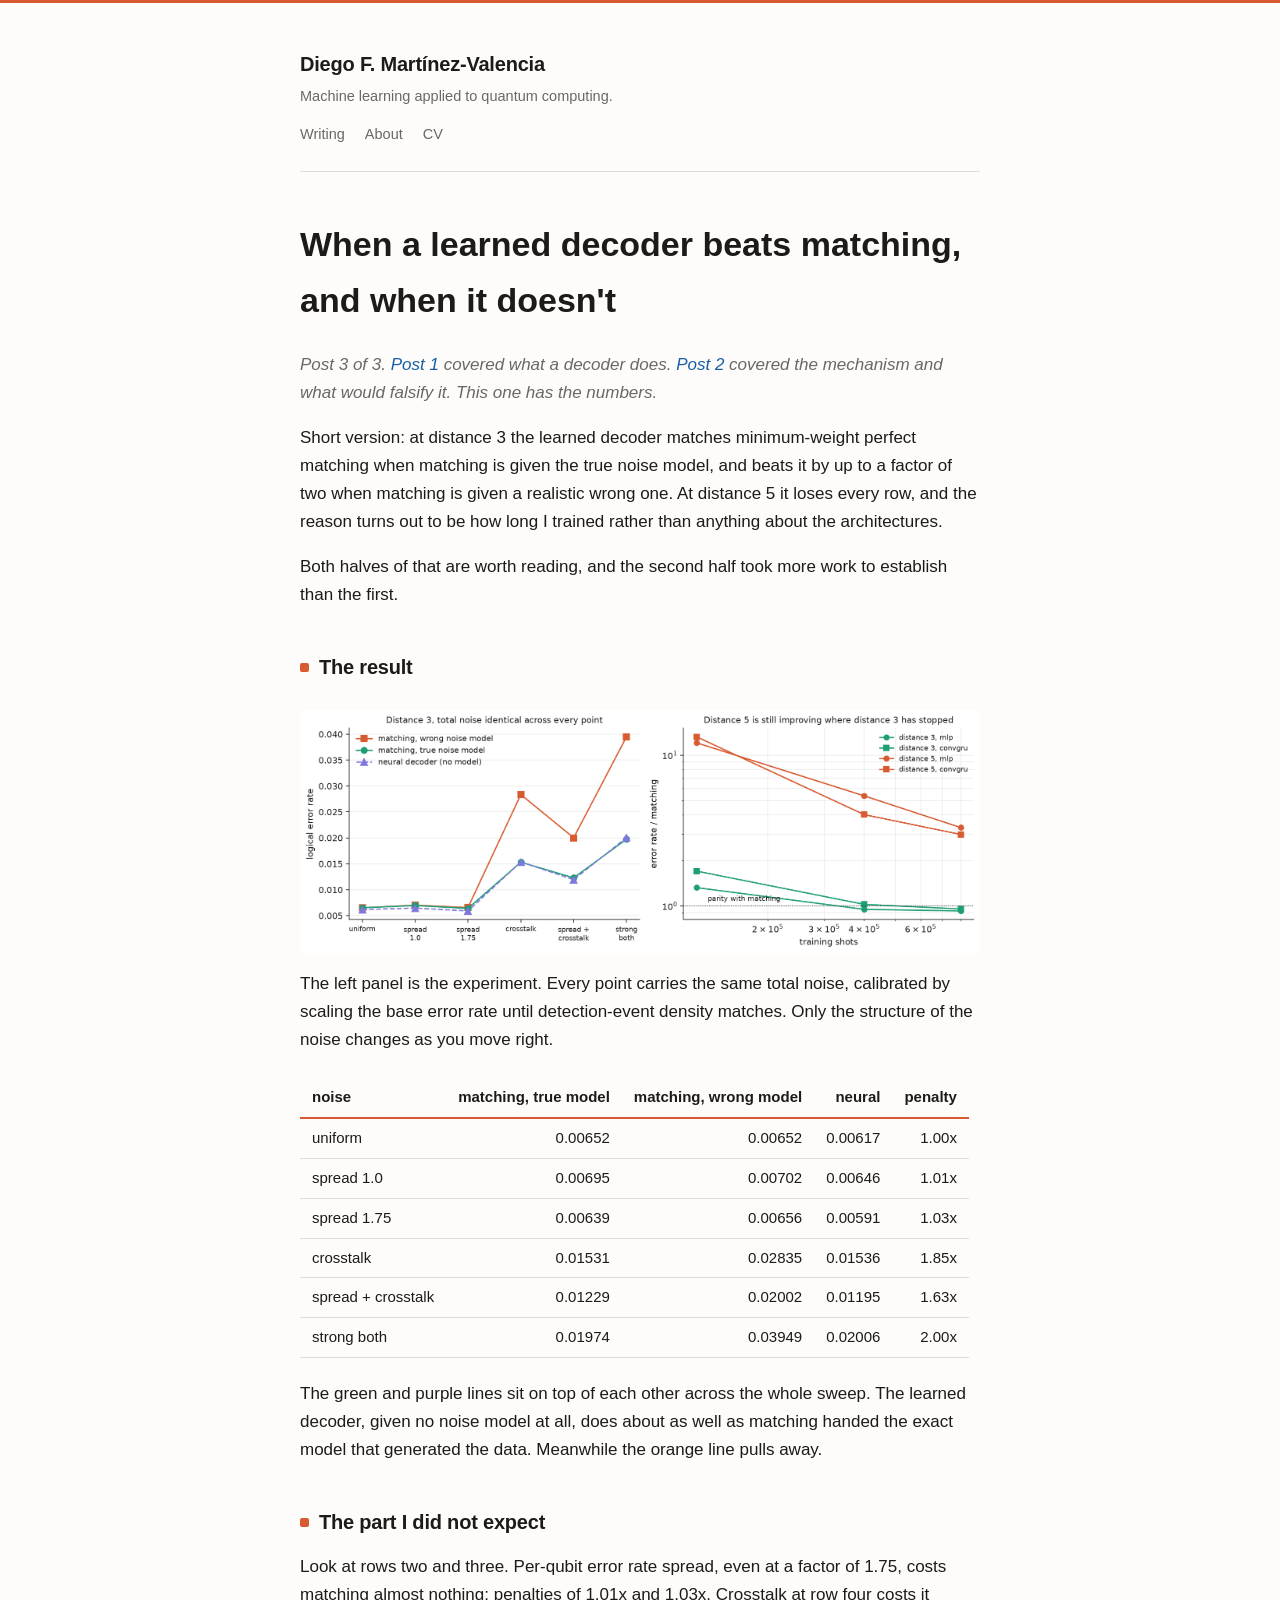
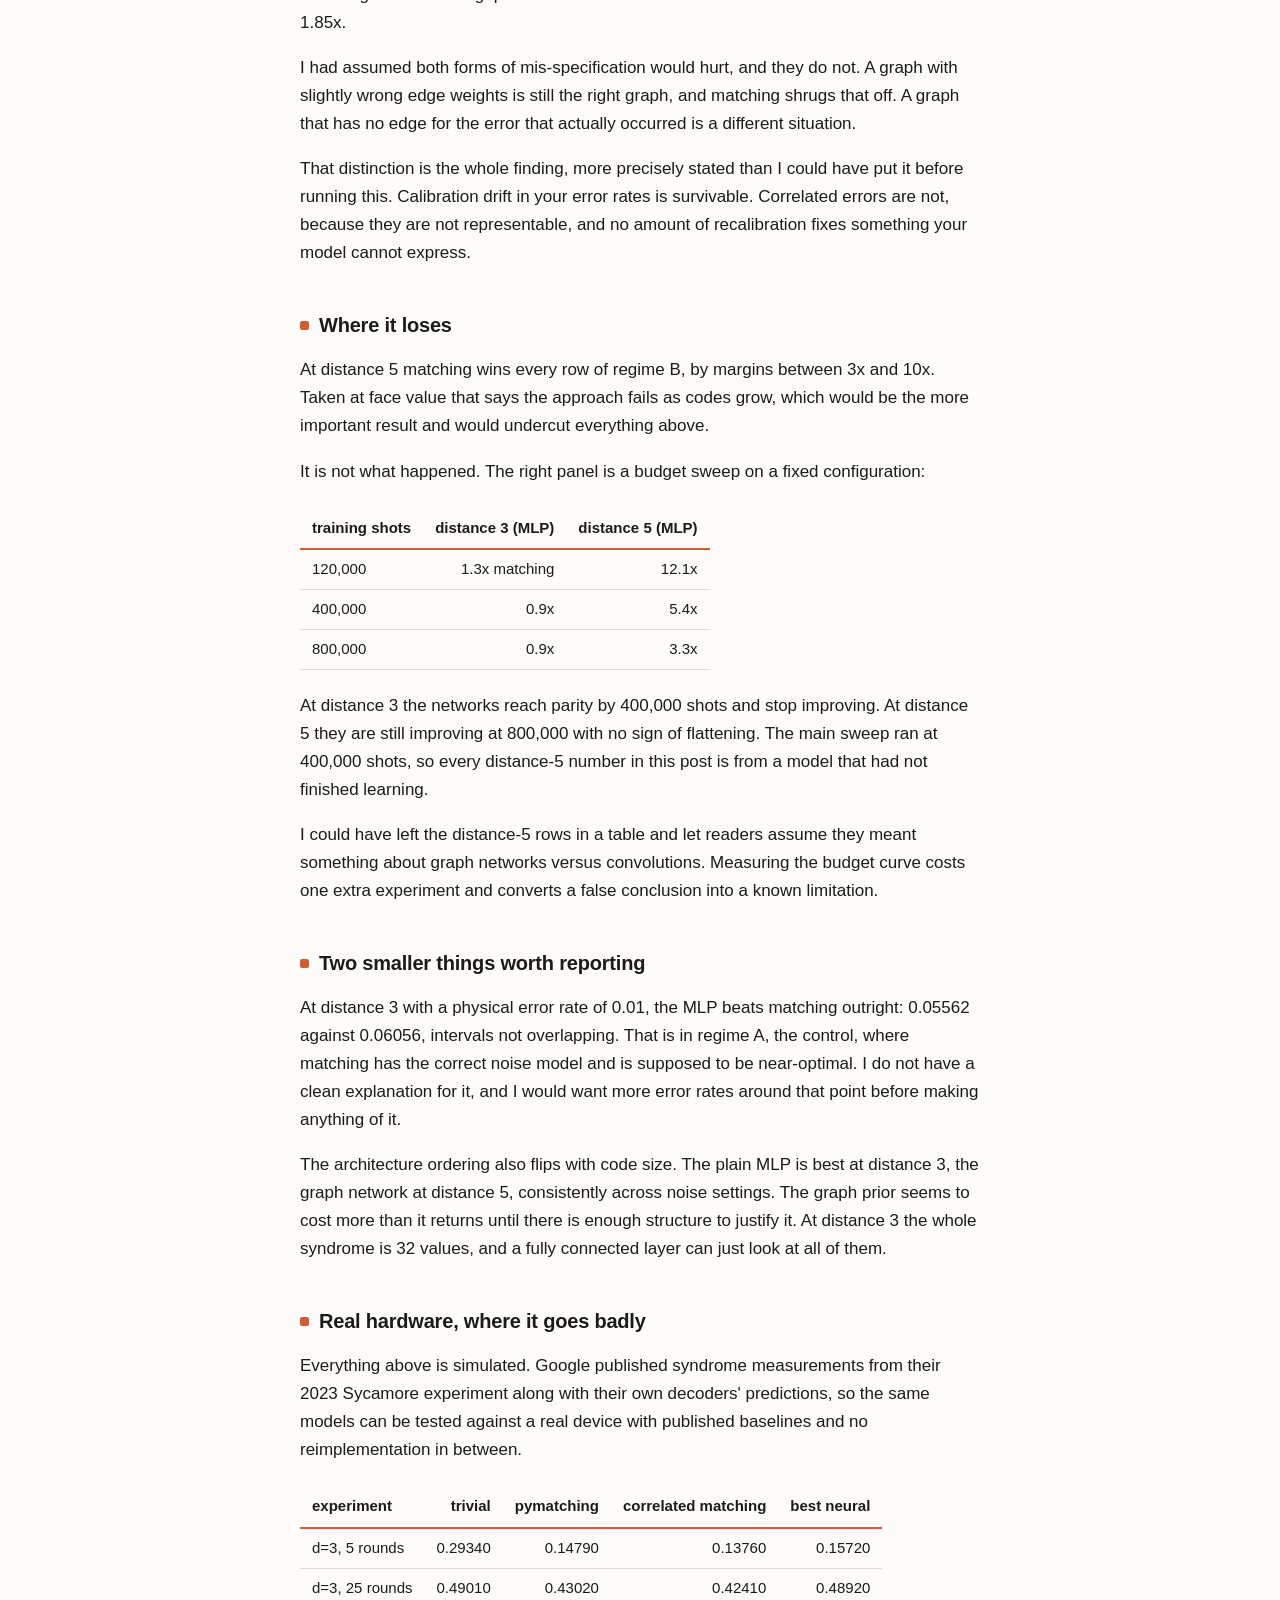
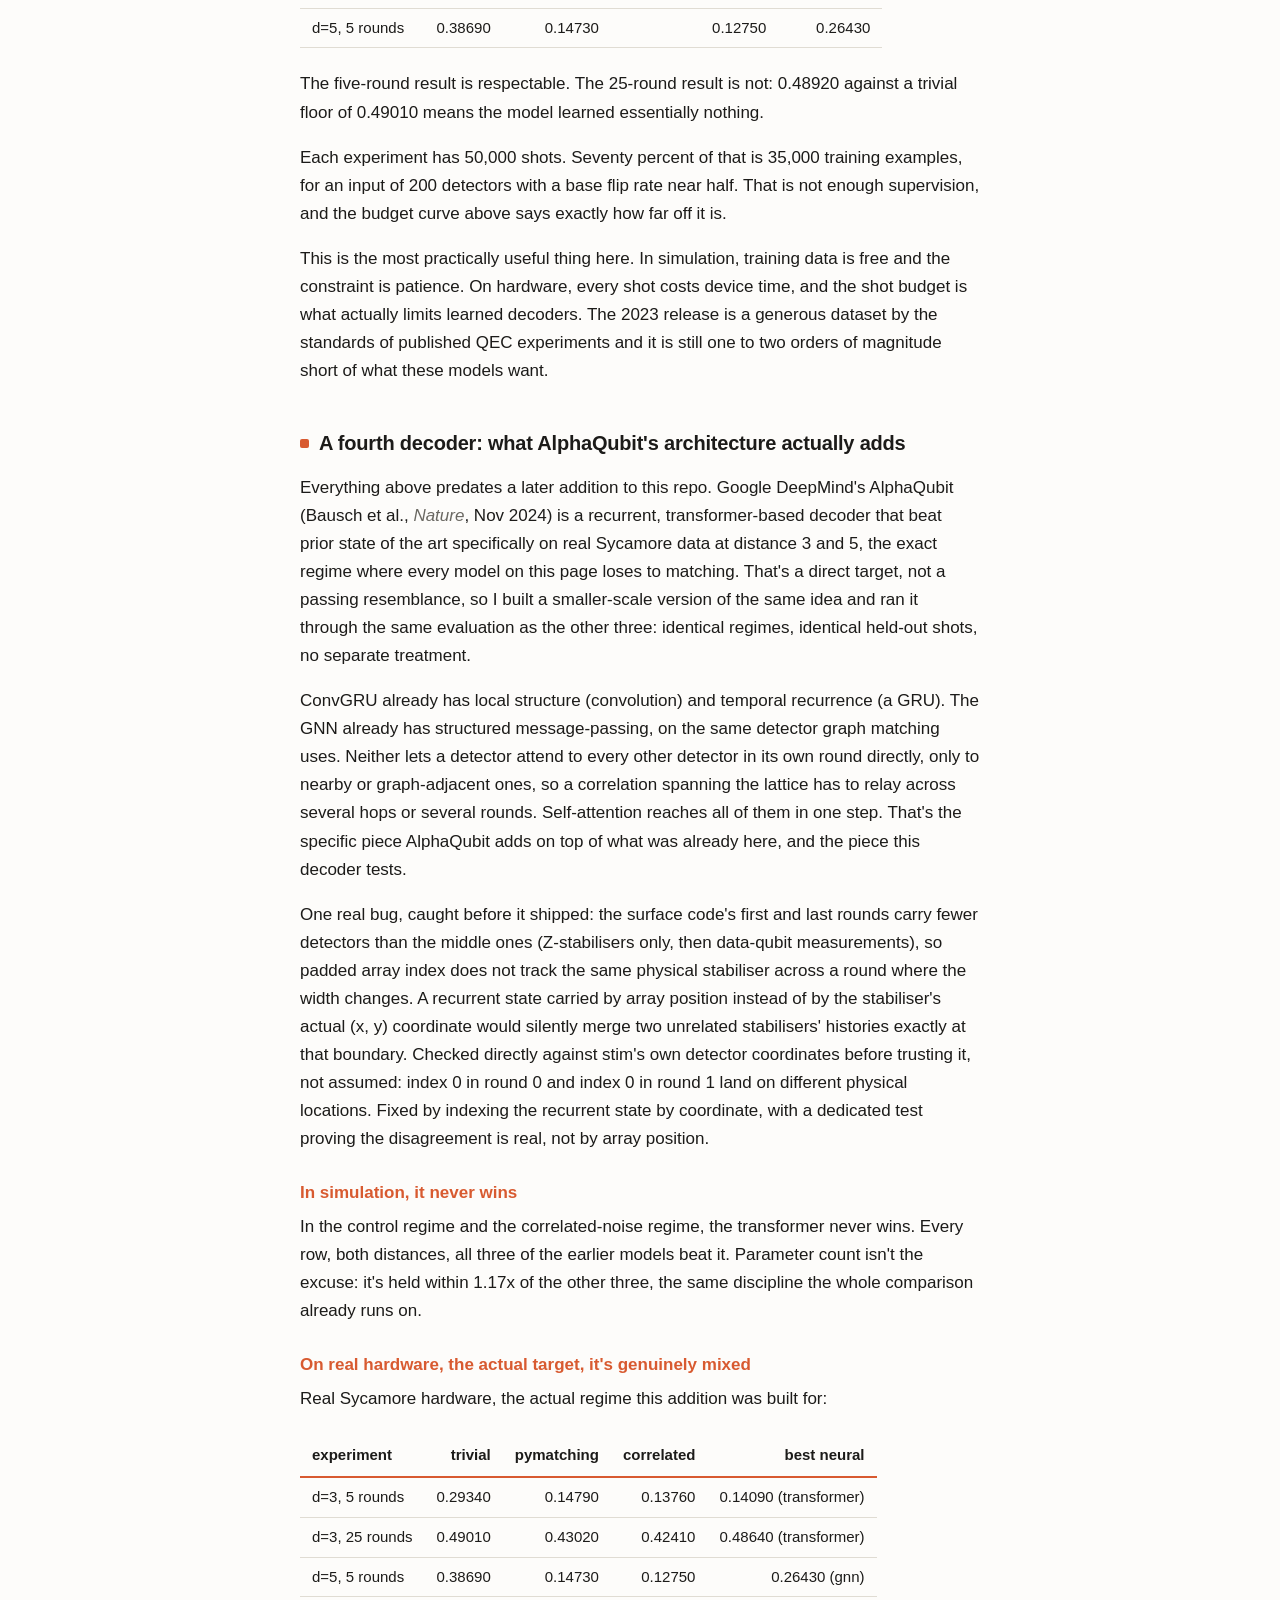
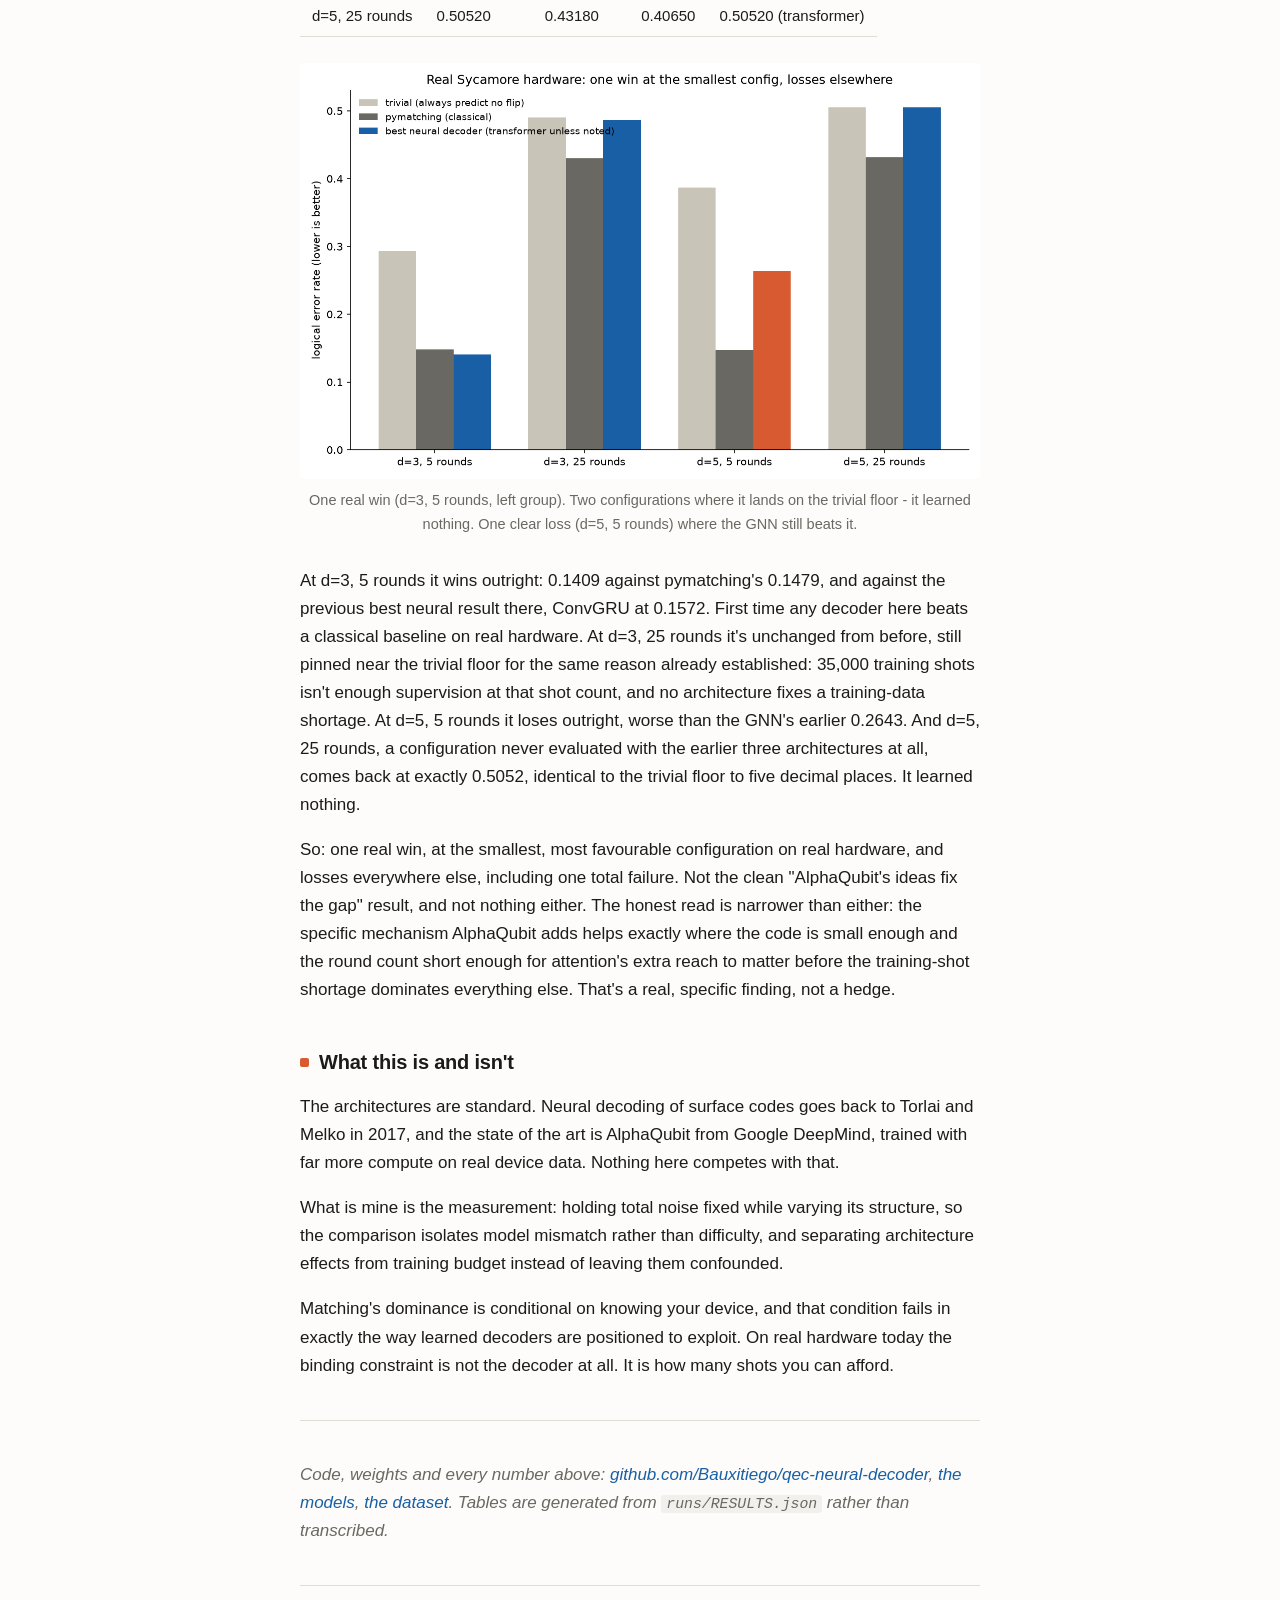
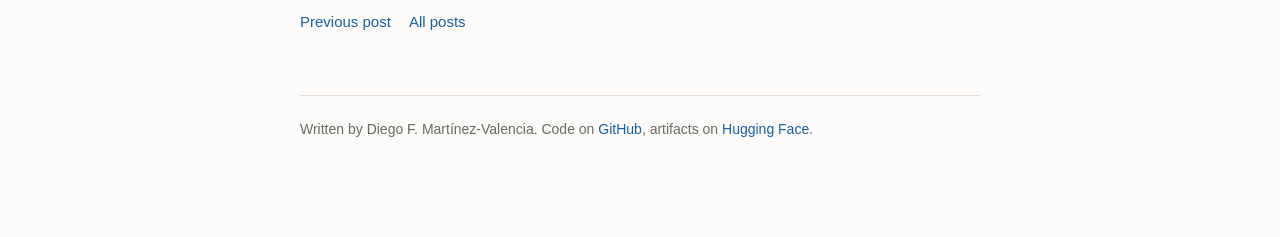
<file: 03-results.html>
<!doctype html>
<html lang="en">
<head>
<meta charset="utf-8">
<meta name="viewport" content="width=device-width, initial-scale=1">
<title>When a learned decoder beats matching, and when it doesn't</title>
<meta name="description" content="The numbers. A learned decoder matches MWPM given a correct noise model and beats a realistic wrong one by 2x, and the failures are as informative as the wins.">
<meta property="og:title" content="When a learned decoder beats matching, and when it doesn't">
<meta property="og:description" content="The numbers. A learned decoder matches MWPM given a correct noise model and beats a realistic wrong one by 2x, and the failures are as informative as the wins.">
<meta property="og:type" content="article">
<link rel="icon" href="favicon.svg" type="image/svg+xml">
<link rel="stylesheet" href="style.css?v=e1a4f92">
</head>
<body><div class="wrap">
<header class="site">
  <h1><a href="/">Diego F. Martínez-Valencia</a></h1>
  <p>Machine learning applied to quantum computing.</p>
  <nav><a href="/">Writing</a><a href="about.html">About</a><a href="cv.html">CV</a></nav>
</header>
<h1>When a learned decoder beats matching, and when it doesn't</h1>
<p><em>Post 3 of 3. <a href="01-what-a-decoder-does.html">Post 1</a> covered what a decoder does.
<a href="02-matching-blind-spot.html">Post 2</a> covered the mechanism and what would falsify it. This one
has the numbers.</em></p>
<p>Short version: at distance 3 the learned decoder matches minimum-weight perfect matching when
matching is given the true noise model, and beats it by up to a factor of two when matching
is given a realistic wrong one. At distance 5 it loses every row, and the reason turns out to
be how long I trained rather than anything about the architectures.</p>
<p>Both halves of that are worth reading, and the second half took more work to establish than
the first.</p>
<h2>The result</h2>
<p><img alt="Regime B crossover and the training budget curve" src="figures/results.png" /></p>
<p>The left panel is the experiment. Every point carries the same total noise, calibrated by
scaling the base error rate until detection-event density matches. Only the structure of the
noise changes as you move right.</p>
<table>
<thead>
<tr>
<th>noise</th>
<th>matching, true model</th>
<th>matching, wrong model</th>
<th>neural</th>
<th>penalty</th>
</tr>
</thead>
<tbody>
<tr>
<td>uniform</td>
<td>0.00652</td>
<td>0.00652</td>
<td>0.00617</td>
<td>1.00x</td>
</tr>
<tr>
<td>spread 1.0</td>
<td>0.00695</td>
<td>0.00702</td>
<td>0.00646</td>
<td>1.01x</td>
</tr>
<tr>
<td>spread 1.75</td>
<td>0.00639</td>
<td>0.00656</td>
<td>0.00591</td>
<td>1.03x</td>
</tr>
<tr>
<td>crosstalk</td>
<td>0.01531</td>
<td>0.02835</td>
<td>0.01536</td>
<td>1.85x</td>
</tr>
<tr>
<td>spread + crosstalk</td>
<td>0.01229</td>
<td>0.02002</td>
<td>0.01195</td>
<td>1.63x</td>
</tr>
<tr>
<td>strong both</td>
<td>0.01974</td>
<td>0.03949</td>
<td>0.02006</td>
<td>2.00x</td>
</tr>
</tbody>
</table>
<p>The green and purple lines sit on top of each other across the whole sweep. The learned
decoder, given no noise model at all, does about as well as matching handed the exact model
that generated the data. Meanwhile the orange line pulls away.</p>
<h2>The part I did not expect</h2>
<p>Look at rows two and three. Per-qubit error rate spread, even at a factor of 1.75, costs
matching almost nothing: penalties of 1.01x and 1.03x. Crosstalk at row four costs it 1.85x.</p>
<p>I had assumed both forms of mis-specification would hurt, and they do not. A graph with
slightly wrong edge weights is still the right graph, and matching shrugs that off. A graph
that has no edge for the error that actually occurred is a different situation.</p>
<p>That distinction is the whole finding, more precisely stated than I could have put it before
running this. Calibration drift in your error rates is survivable. Correlated errors are not,
because they are not representable, and no amount of recalibration fixes something your model
cannot express.</p>
<h2>Where it loses</h2>
<p>At distance 5 matching wins every row of regime B, by margins between 3x and 10x. Taken at
face value that says the approach fails as codes grow, which would be the more important
result and would undercut everything above.</p>
<p>It is not what happened. The right panel is a budget sweep on a fixed configuration:</p>
<table>
<thead>
<tr>
<th>training shots</th>
<th>distance 3 (MLP)</th>
<th>distance 5 (MLP)</th>
</tr>
</thead>
<tbody>
<tr>
<td>120,000</td>
<td>1.3x matching</td>
<td>12.1x</td>
</tr>
<tr>
<td>400,000</td>
<td>0.9x</td>
<td>5.4x</td>
</tr>
<tr>
<td>800,000</td>
<td>0.9x</td>
<td>3.3x</td>
</tr>
</tbody>
</table>
<p>At distance 3 the networks reach parity by 400,000 shots and stop improving. At distance 5
they are still improving at 800,000 with no sign of flattening. The main sweep ran at 400,000
shots, so every distance-5 number in this post is from a model that had not finished learning.</p>
<p>I could have left the distance-5 rows in a table and let readers assume they meant something
about graph networks versus convolutions. Measuring the budget curve costs one extra
experiment and converts a false conclusion into a known limitation.</p>
<h2>Two smaller things worth reporting</h2>
<p>At distance 3 with a physical error rate of 0.01, the MLP beats matching outright: 0.05562
against 0.06056, intervals not overlapping. That is in regime A, the control, where matching
has the correct noise model and is supposed to be near-optimal. I do not have a clean
explanation for it, and I would want more error rates around that point before making
anything of it.</p>
<p>The architecture ordering also flips with code size. The plain MLP is best at distance 3, the
graph network at distance 5, consistently across noise settings. The graph prior seems to
cost more than it returns until there is enough structure to justify it. At distance 3 the
whole syndrome is 32 values, and a fully connected layer can just look at all of them.</p>
<h2>Real hardware, where it goes badly</h2>
<p>Everything above is simulated. Google published syndrome measurements from their 2023
Sycamore experiment along with their own decoders' predictions, so the same models can be
tested against a real device with published baselines and no reimplementation in between.</p>
<table>
<thead>
<tr>
<th>experiment</th>
<th>trivial</th>
<th>pymatching</th>
<th>correlated matching</th>
<th>best neural</th>
</tr>
</thead>
<tbody>
<tr>
<td>d=3, 5 rounds</td>
<td>0.29340</td>
<td>0.14790</td>
<td>0.13760</td>
<td>0.15720</td>
</tr>
<tr>
<td>d=3, 25 rounds</td>
<td>0.49010</td>
<td>0.43020</td>
<td>0.42410</td>
<td>0.48920</td>
</tr>
<tr>
<td>d=5, 5 rounds</td>
<td>0.38690</td>
<td>0.14730</td>
<td>0.12750</td>
<td>0.26430</td>
</tr>
</tbody>
</table>
<p>The five-round result is respectable. The 25-round result is not: 0.48920 against a trivial
floor of 0.49010 means the model learned essentially nothing.</p>
<p>Each experiment has 50,000 shots. Seventy percent of that is 35,000 training examples, for an
input of 200 detectors with a base flip rate near half. That is not enough supervision, and
the budget curve above says exactly how far off it is.</p>
<p>This is the most practically useful thing here. In simulation, training data is free and the
constraint is patience. On hardware, every shot costs device time, and the shot budget is what
actually limits learned decoders. The 2023 release is a generous dataset by the standards of
published QEC experiments and it is still one to two orders of magnitude short of what these
models want.</p>
<h2>A fourth decoder: what AlphaQubit's architecture actually adds</h2>
<p>Everything above predates a later addition to this repo. Google DeepMind's AlphaQubit
(Bausch et al., <em>Nature</em>, Nov 2024) is a recurrent, transformer-based decoder that beat
prior state of the art specifically on real Sycamore data at distance 3 and 5, the exact
regime where every model on this page loses to matching. That's a direct target, not a
passing resemblance, so I built a smaller-scale version of the same idea and ran it through
the same evaluation as the other three: identical regimes, identical held-out shots, no
separate treatment.</p>
<p>ConvGRU already has local structure (convolution) and temporal recurrence (a GRU). The GNN
already has structured message-passing, on the same detector graph matching uses. Neither
lets a detector attend to every other detector in its own round directly, only to nearby or
graph-adjacent ones, so a correlation spanning the lattice has to relay across several hops
or several rounds. Self-attention reaches all of them in one step. That's the specific piece
AlphaQubit adds on top of what was already here, and the piece this decoder tests.</p>
<p>One real bug, caught before it shipped: the surface code's first and last rounds carry
fewer detectors than the middle ones (Z-stabilisers only, then data-qubit measurements), so
padded array index does not track the same physical stabiliser across a round where the width
changes. A recurrent state carried by array position instead of by the stabiliser's actual
(x, y) coordinate would silently merge two unrelated stabilisers' histories exactly at that
boundary. Checked directly against stim's own detector coordinates before trusting it, not
assumed: index 0 in round 0 and index 0 in round 1 land on different physical locations.
Fixed by indexing the recurrent state by coordinate, with a dedicated test proving the
disagreement is real, not by array position.</p>
<h3>In simulation, it never wins</h3>
<p>In the control regime and the correlated-noise regime, the transformer never wins. Every
row, both distances, all three of the earlier models beat it. Parameter count isn't the
excuse: it's held within 1.17x of the other three, the same discipline the whole comparison
already runs on.</p>
<h3>On real hardware, the actual target, it's genuinely mixed</h3>
<p>Real Sycamore hardware, the actual regime this addition was built for:</p>
<table>
<thead>
<tr>
<th>experiment</th>
<th>trivial</th>
<th>pymatching</th>
<th>correlated</th>
<th>best neural</th>
</tr>
</thead>
<tbody>
<tr>
<td>d=3, 5 rounds</td>
<td>0.29340</td>
<td>0.14790</td>
<td>0.13760</td>
<td>0.14090 (transformer)</td>
</tr>
<tr>
<td>d=3, 25 rounds</td>
<td>0.49010</td>
<td>0.43020</td>
<td>0.42410</td>
<td>0.48640 (transformer)</td>
</tr>
<tr>
<td>d=5, 5 rounds</td>
<td>0.38690</td>
<td>0.14730</td>
<td>0.12750</td>
<td>0.26430 (gnn)</td>
</tr>
<tr>
<td>d=5, 25 rounds</td>
<td>0.50520</td>
<td>0.43180</td>
<td>0.40650</td>
<td>0.50520 (transformer)</td>
</tr>
</tbody>
</table>
<img alt="Bar chart of logical error rate across four real Sycamore hardware experiments, showing the transformer beating pymatching only at d=3 5 rounds and matching the trivial floor elsewhere" src="figures/qec-transformer-device.png" />
<p class="figcap">One real win (d=3, 5 rounds, left group). Two configurations where it
lands on the trivial floor - it learned nothing. One clear loss (d=5, 5 rounds) where the
GNN still beats it.</p>
<p>At d=3, 5 rounds it wins outright: 0.1409 against pymatching's 0.1479, and against the
previous best neural result there, ConvGRU at 0.1572. First time any decoder here beats a
classical baseline on real hardware. At d=3, 25 rounds it's unchanged from before, still
pinned near the trivial floor for the same reason already established: 35,000 training shots
isn't enough supervision at that shot count, and no architecture fixes a training-data
shortage. At d=5, 5 rounds it loses outright, worse than the GNN's earlier 0.2643. And d=5,
25 rounds, a configuration never evaluated with the earlier three architectures at all,
comes back at exactly 0.5052, identical to the trivial floor to five decimal places. It
learned nothing.</p>
<p>So: one real win, at the smallest, most favourable configuration on real hardware, and
losses everywhere else, including one total failure. Not the clean "AlphaQubit's ideas fix
the gap" result, and not nothing either. The honest read is narrower than either: the
specific mechanism AlphaQubit adds helps exactly where the code is small enough and the round
count short enough for attention's extra reach to matter before the training-shot shortage
dominates everything else. That's a real, specific finding, not a hedge.</p>
<h2>What this is and isn't</h2>
<p>The architectures are standard. Neural decoding of surface codes goes back to Torlai and
Melko in 2017, and the state of the art is AlphaQubit from Google DeepMind, trained with far
more compute on real device data. Nothing here competes with that.</p>
<p>What is mine is the measurement: holding total noise fixed while varying its structure, so
the comparison isolates model mismatch rather than difficulty, and separating architecture
effects from training budget instead of leaving them confounded.</p>
<p>Matching's dominance is conditional on knowing your device, and that condition fails in
exactly the way learned decoders are positioned to exploit. On real hardware today the
binding constraint is not the decoder at all. It is how many shots you can afford.</p>
<hr />
<p><em>Code, weights and every number above:
<a href="https://github.com/Bauxitiego/qec-neural-decoder">github.com/Bauxitiego/qec-neural-decoder</a>,
<a href="https://huggingface.co/Bauxitiego/surface-code-neural-decoder">the models</a>,
<a href="https://huggingface.co/datasets/Bauxitiego/surface-code-syndromes">the dataset</a>.
Tables are generated from <code>runs/RESULTS.json</code> rather than transcribed.</em></p><div class="links"><a href="02-matching-blind-spot.html">Previous post</a><a href="qec-decoder.html">All posts</a></div>
<footer>Written by Diego F. Martínez-Valencia. Code on <a href="https://github.com/Bauxitiego">GitHub</a>, artifacts on <a href="https://huggingface.co/Bauxitiego">Hugging Face</a>.</footer>
</div></body>
</html>
</file>
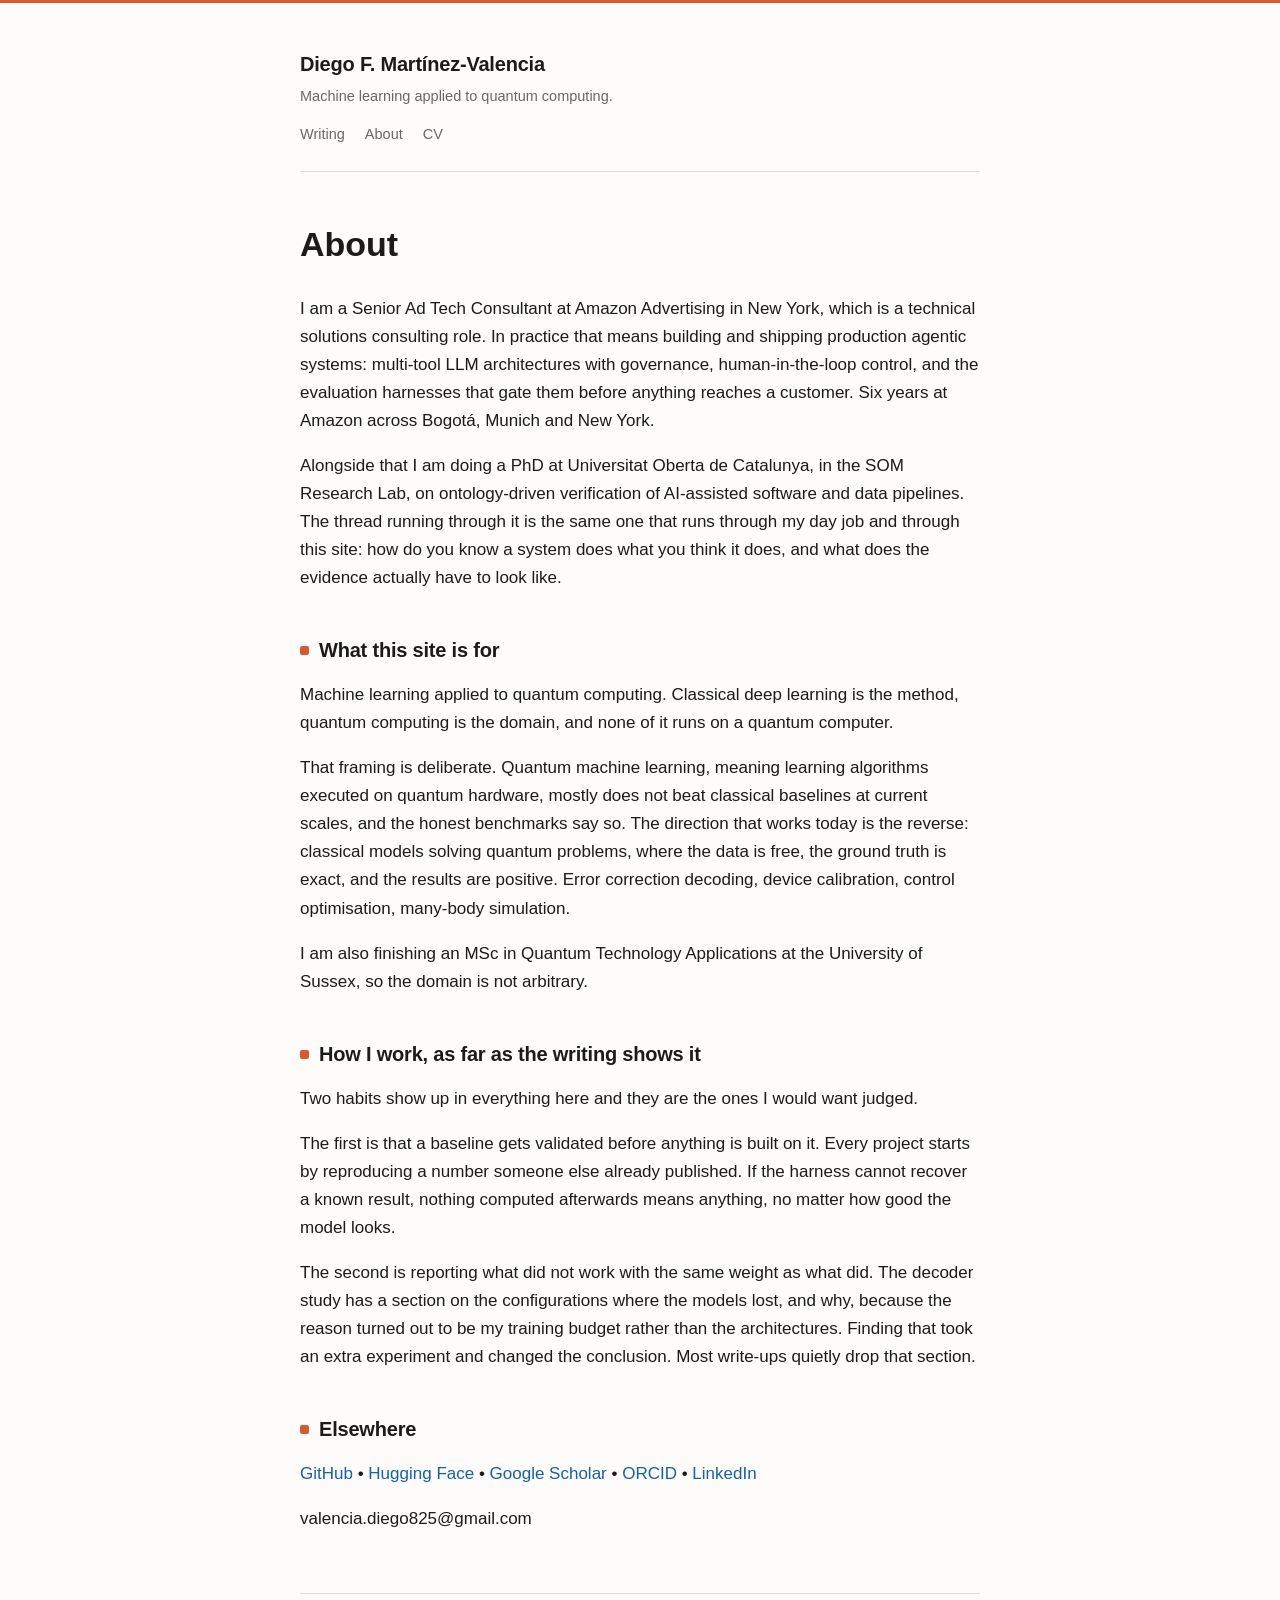
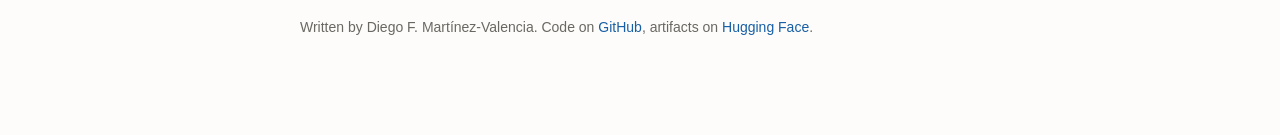
<file: about.html>
<!doctype html>
<html lang="en">
<head>
<meta charset="utf-8">
<meta name="viewport" content="width=device-width, initial-scale=1">
<title>About Diego F. Martínez-Valencia</title>
<meta name="description" content="Machine learning applied to quantum computing.">
<meta property="og:title" content="About Diego F. Martínez-Valencia">
<meta property="og:description" content="Machine learning applied to quantum computing.">
<meta property="og:type" content="article">
<link rel="icon" href="favicon.svg" type="image/svg+xml">
<link rel="stylesheet" href="style.css?v=e1a4f92">
</head>
<body><div class="wrap">
<header class="site">
  <h1><a href="/">Diego F. Martínez-Valencia</a></h1>
  <p>Machine learning applied to quantum computing.</p>
  <nav><a href="/">Writing</a><a href="about.html">About</a><a href="cv.html">CV</a></nav>
</header>
<h1>About</h1>
<p>I am a Senior Ad Tech Consultant at Amazon Advertising in New York, which is a technical
solutions consulting role. In practice that means building and shipping production agentic
systems: multi-tool LLM architectures with governance, human-in-the-loop control, and the
evaluation harnesses that gate them before anything reaches a customer. Six years at Amazon
across Bogotá, Munich and New York.</p>
<p>Alongside that I am doing a PhD at Universitat Oberta de Catalunya, in the SOM Research Lab,
on ontology-driven verification of AI-assisted software and data pipelines. The thread running
through it is the same one that runs through my day job and through this site: how do you
know a system does what you think it does, and what does the evidence actually have to look
like.</p>
<h2>What this site is for</h2>
<p>Machine learning applied to quantum computing. Classical deep learning is the method, quantum
computing is the domain, and none of it runs on a quantum computer.</p>
<p>That framing is deliberate. Quantum machine learning, meaning learning algorithms executed on
quantum hardware, mostly does not beat classical baselines at current scales, and the honest
benchmarks say so. The direction that works today is the reverse: classical models solving
quantum problems, where the data is free, the ground truth is exact, and the results are
positive. Error correction decoding, device calibration, control optimisation, many-body
simulation.</p>
<p>I am also finishing an MSc in Quantum Technology Applications at the University of Sussex, so
the domain is not arbitrary.</p>
<h2>How I work, as far as the writing shows it</h2>
<p>Two habits show up in everything here and they are the ones I would want judged.</p>
<p>The first is that a baseline gets validated before anything is built on it. Every project
starts by reproducing a number someone else already published. If the harness cannot recover
a known result, nothing computed afterwards means anything, no matter how good the model
looks.</p>
<p>The second is reporting what did not work with the same weight as what did. The decoder study
has a section on the configurations where the models lost, and why, because the reason turned
out to be my training budget rather than the architectures. Finding that took an extra
experiment and changed the conclusion. Most write-ups quietly drop that section.</p>
<h2>Elsewhere</h2>
<p><a href="https://github.com/Bauxitiego">GitHub</a> •
<a href="https://huggingface.co/Bauxitiego">Hugging Face</a> •
<a href="https://scholar.google.com/citations?user=hezlfsQAAAAJ">Google Scholar</a> •
<a href="https://orcid.org/0009-0009-7329-9377">ORCID</a> •
<a href="https://www.linkedin.com/in/diego-valencia9808">LinkedIn</a></p>
<p>valencia.diego825@gmail.com</p>
<footer>Written by Diego F. Martínez-Valencia. Code on <a href="https://github.com/Bauxitiego">GitHub</a>, artifacts on <a href="https://huggingface.co/Bauxitiego">Hugging Face</a>.</footer>
</div></body>
</html>
</file>
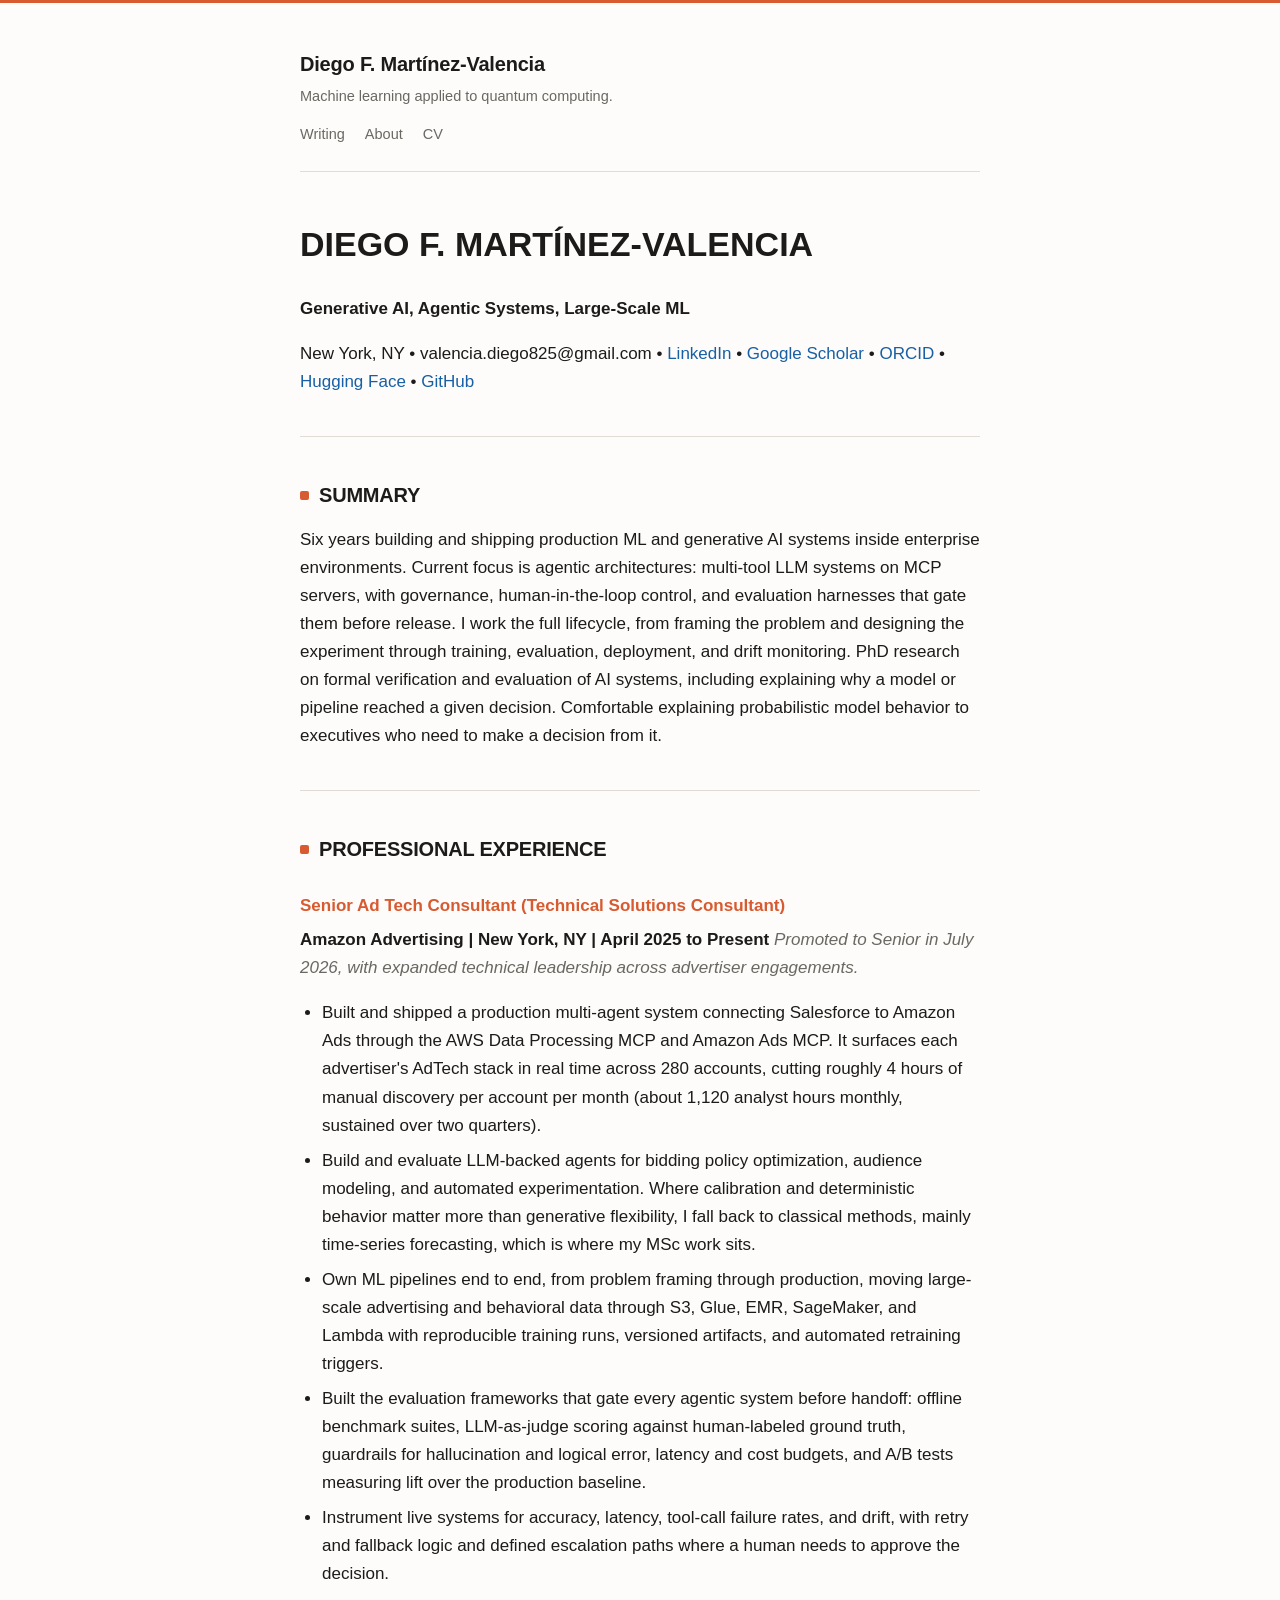
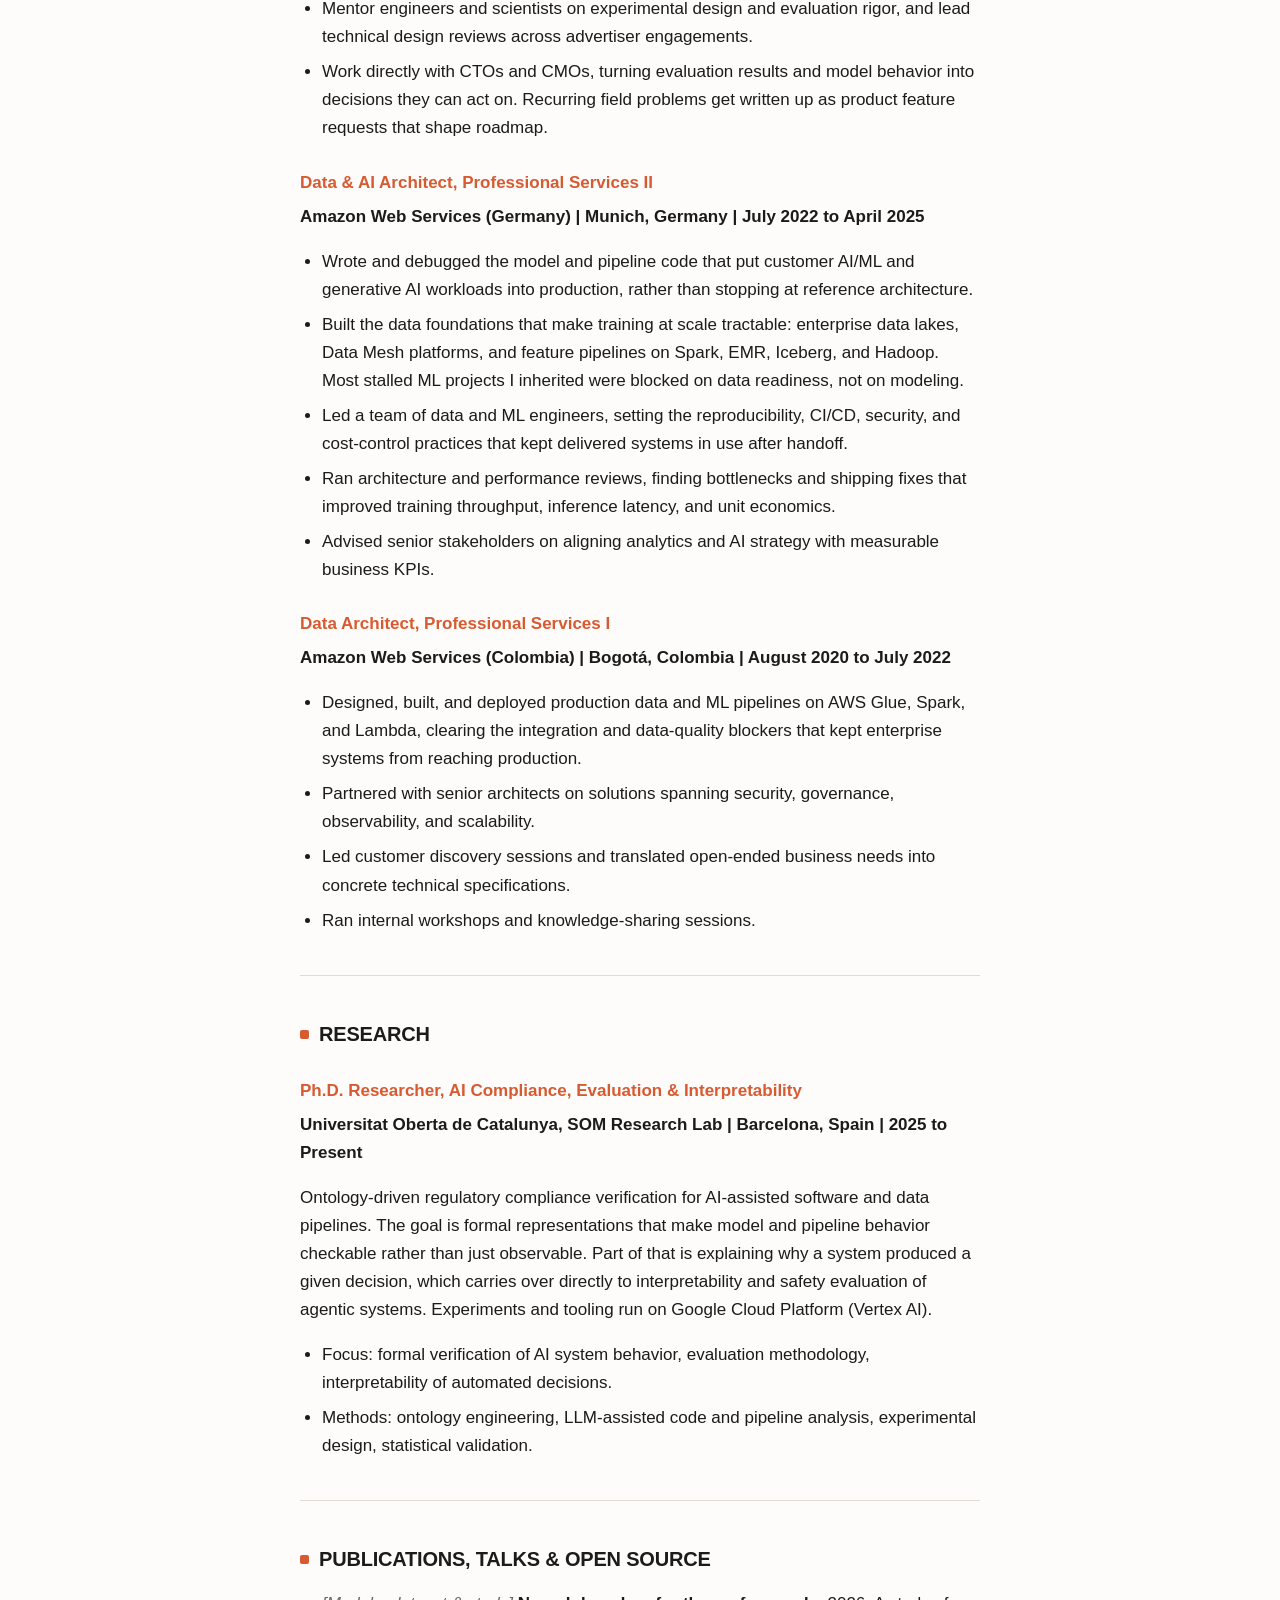
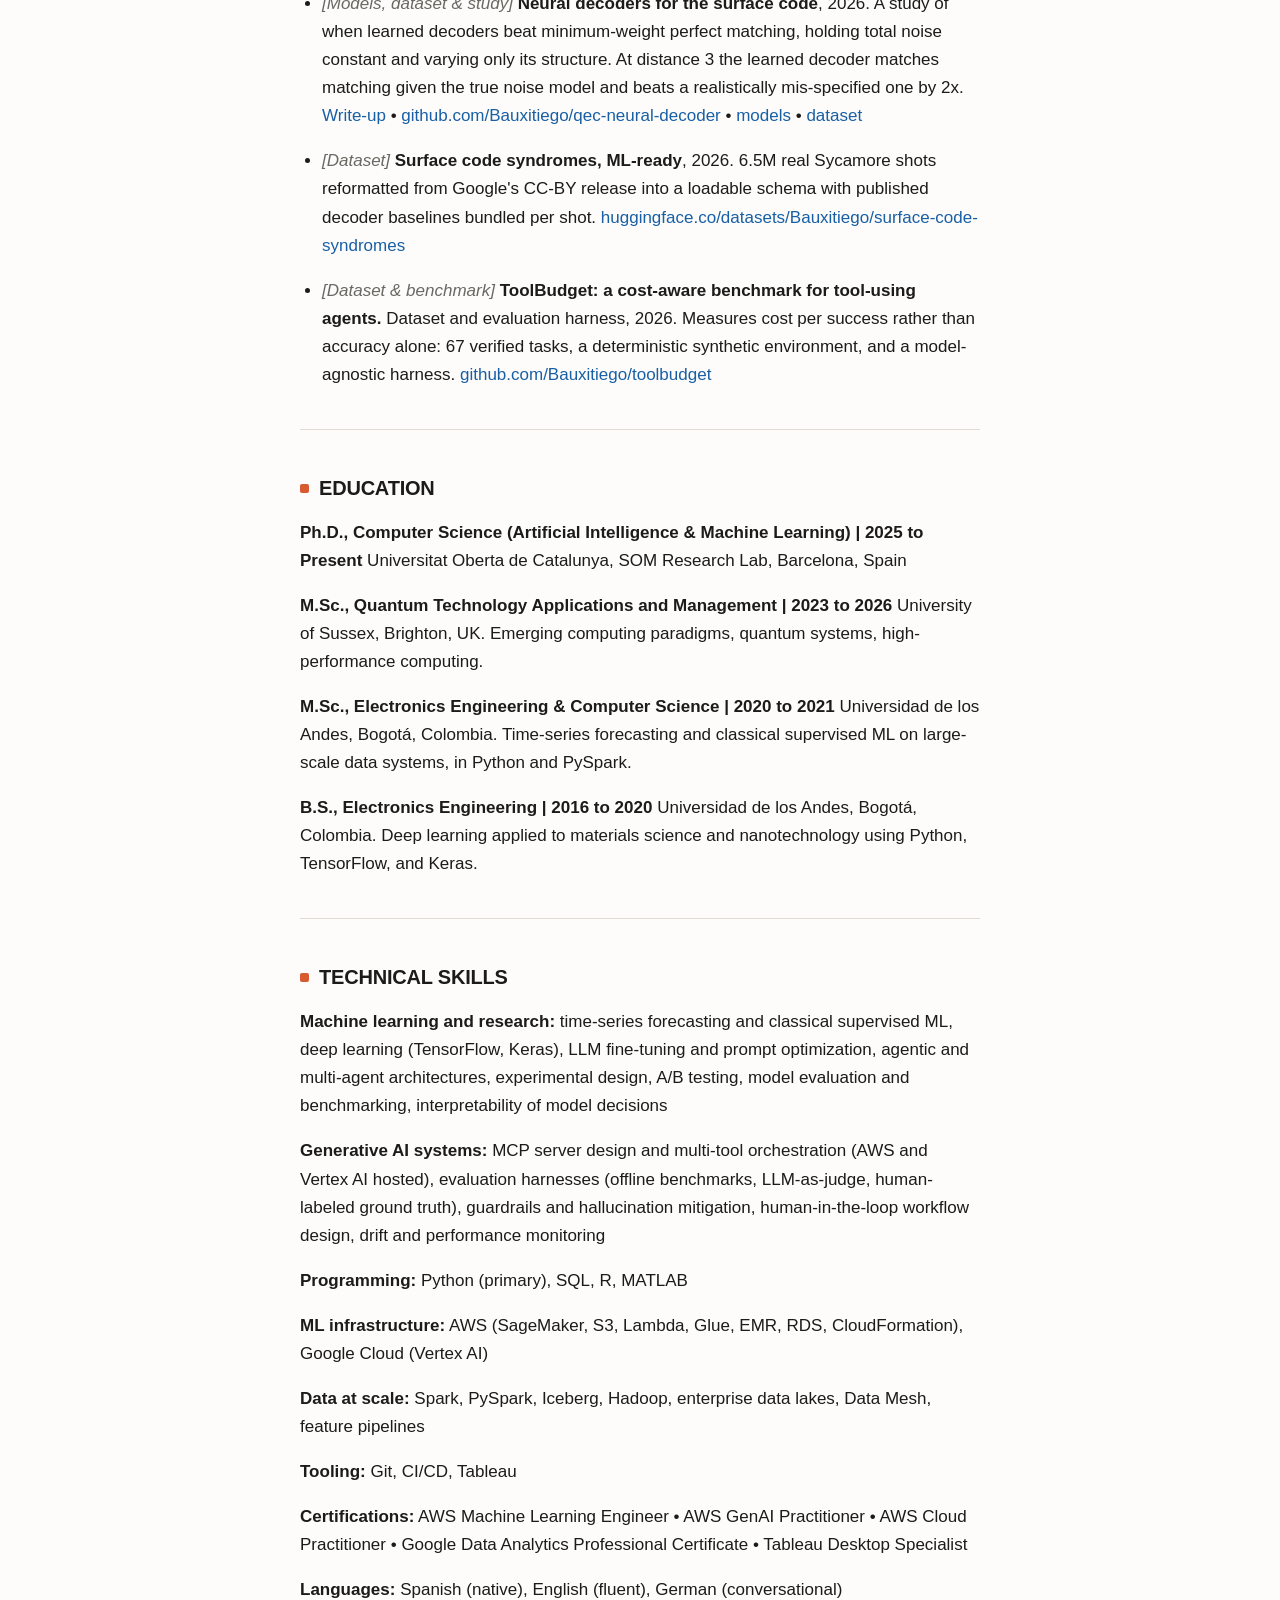
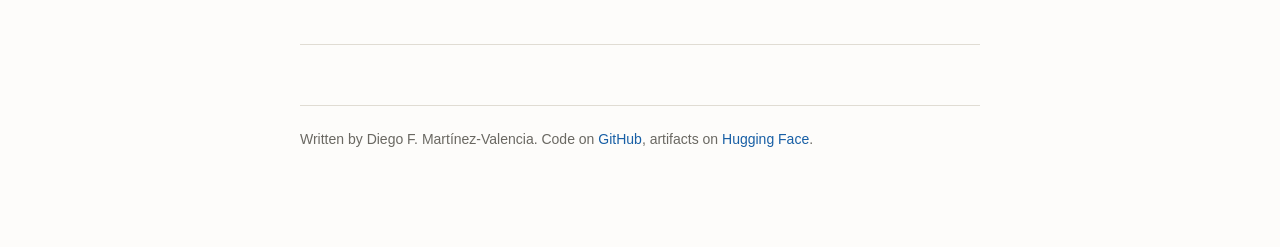
<file: cv.html>
<!doctype html>
<html lang="en">
<head>
<meta charset="utf-8">
<meta name="viewport" content="width=device-width, initial-scale=1">
<title>CV, Diego F. Martínez-Valencia</title>
<meta name="description" content="Generative AI, agentic systems, large-scale ML.">
<meta property="og:title" content="CV, Diego F. Martínez-Valencia">
<meta property="og:description" content="Generative AI, agentic systems, large-scale ML.">
<meta property="og:type" content="article">
<link rel="icon" href="favicon.svg" type="image/svg+xml">
<link rel="stylesheet" href="style.css?v=e1a4f92">
</head>
<body><div class="wrap">
<header class="site">
  <h1><a href="/">Diego F. Martínez-Valencia</a></h1>
  <p>Machine learning applied to quantum computing.</p>
  <nav><a href="/">Writing</a><a href="about.html">About</a><a href="cv.html">CV</a></nav>
</header>
<h1>DIEGO F. MARTÍNEZ-VALENCIA</h1>
<p><strong>Generative AI, Agentic Systems, Large-Scale ML</strong></p>
<p>New York, NY • valencia.diego825@gmail.com • <a href="https://www.linkedin.com/in/diego-valencia9808">LinkedIn</a> • <a href="https://scholar.google.com/citations?user=hezlfsQAAAAJ">Google Scholar</a> • <a href="https://orcid.org/0009-0009-7329-9377">ORCID</a> • <a href="https://huggingface.co/Bauxitiego">Hugging Face</a> • <a href="https://github.com/Bauxitiego">GitHub</a></p>
<hr />
<h2>SUMMARY</h2>
<p>Six years building and shipping production ML and generative AI systems inside enterprise environments. Current focus is agentic architectures: multi-tool LLM systems on MCP servers, with governance, human-in-the-loop control, and evaluation harnesses that gate them before release. I work the full lifecycle, from framing the problem and designing the experiment through training, evaluation, deployment, and drift monitoring. PhD research on formal verification and evaluation of AI systems, including explaining why a model or pipeline reached a given decision. Comfortable explaining probabilistic model behavior to executives who need to make a decision from it.</p>
<hr />
<h2>PROFESSIONAL EXPERIENCE</h2>
<h3>Senior Ad Tech Consultant (Technical Solutions Consultant)</h3>
<p><strong>Amazon Advertising | New York, NY | April 2025 to Present</strong>
<em>Promoted to Senior in July 2026, with expanded technical leadership across advertiser engagements.</em></p>
<ul>
<li>Built and shipped a production multi-agent system connecting Salesforce to Amazon Ads through the AWS Data Processing MCP and Amazon Ads MCP. It surfaces each advertiser's AdTech stack in real time across 280 accounts, cutting roughly 4 hours of manual discovery per account per month (about 1,120 analyst hours monthly, sustained over two quarters).</li>
<li>Build and evaluate LLM-backed agents for bidding policy optimization, audience modeling, and automated experimentation. Where calibration and deterministic behavior matter more than generative flexibility, I fall back to classical methods, mainly time-series forecasting, which is where my MSc work sits.</li>
<li>Own ML pipelines end to end, from problem framing through production, moving large-scale advertising and behavioral data through S3, Glue, EMR, SageMaker, and Lambda with reproducible training runs, versioned artifacts, and automated retraining triggers.</li>
<li>Built the evaluation frameworks that gate every agentic system before handoff: offline benchmark suites, LLM-as-judge scoring against human-labeled ground truth, guardrails for hallucination and logical error, latency and cost budgets, and A/B tests measuring lift over the production baseline.</li>
<li>Instrument live systems for accuracy, latency, tool-call failure rates, and drift, with retry and fallback logic and defined escalation paths where a human needs to approve the decision.</li>
<li>Mentor engineers and scientists on experimental design and evaluation rigor, and lead technical design reviews across advertiser engagements.</li>
<li>Work directly with CTOs and CMOs, turning evaluation results and model behavior into decisions they can act on. Recurring field problems get written up as product feature requests that shape roadmap.</li>
</ul>
<h3>Data &amp; AI Architect, Professional Services II</h3>
<p><strong>Amazon Web Services (Germany) | Munich, Germany | July 2022 to April 2025</strong></p>
<ul>
<li>Wrote and debugged the model and pipeline code that put customer AI/ML and generative AI workloads into production, rather than stopping at reference architecture.</li>
<li>Built the data foundations that make training at scale tractable: enterprise data lakes, Data Mesh platforms, and feature pipelines on Spark, EMR, Iceberg, and Hadoop. Most stalled ML projects I inherited were blocked on data readiness, not on modeling.</li>
<li>Led a team of data and ML engineers, setting the reproducibility, CI/CD, security, and cost-control practices that kept delivered systems in use after handoff.</li>
<li>Ran architecture and performance reviews, finding bottlenecks and shipping fixes that improved training throughput, inference latency, and unit economics.</li>
<li>Advised senior stakeholders on aligning analytics and AI strategy with measurable business KPIs.</li>
</ul>
<h3>Data Architect, Professional Services I</h3>
<p><strong>Amazon Web Services (Colombia) | Bogotá, Colombia | August 2020 to July 2022</strong></p>
<ul>
<li>Designed, built, and deployed production data and ML pipelines on AWS Glue, Spark, and Lambda, clearing the integration and data-quality blockers that kept enterprise systems from reaching production.</li>
<li>Partnered with senior architects on solutions spanning security, governance, observability, and scalability.</li>
<li>Led customer discovery sessions and translated open-ended business needs into concrete technical specifications.</li>
<li>Ran internal workshops and knowledge-sharing sessions.</li>
</ul>
<hr />
<h2>RESEARCH</h2>
<h3>Ph.D. Researcher, AI Compliance, Evaluation &amp; Interpretability</h3>
<p><strong>Universitat Oberta de Catalunya, SOM Research Lab | Barcelona, Spain | 2025 to Present</strong></p>
<p>Ontology-driven regulatory compliance verification for AI-assisted software and data pipelines. The goal is formal representations that make model and pipeline behavior checkable rather than just observable. Part of that is explaining why a system produced a given decision, which carries over directly to interpretability and safety evaluation of agentic systems. Experiments and tooling run on Google Cloud Platform (Vertex AI).</p>
<ul>
<li>Focus: formal verification of AI system behavior, evaluation methodology, interpretability of automated decisions.</li>
<li>Methods: ontology engineering, LLM-assisted code and pipeline analysis, experimental design, statistical validation.</li>
</ul>
<hr />
<h2>PUBLICATIONS, TALKS &amp; OPEN SOURCE</h2>
<ul>
<li>
<p><em>[Models, dataset &amp; study]</em> <strong>Neural decoders for the surface code</strong>, 2026. A study of when learned decoders beat minimum-weight perfect matching, holding total noise constant and varying only its structure. At distance 3 the learned decoder matches matching given the true noise model and beats a realistically mis-specified one by 2x. <a href="01-what-a-decoder-does.html">Write-up</a> • <a href="https://github.com/Bauxitiego/qec-neural-decoder">github.com/Bauxitiego/qec-neural-decoder</a> • <a href="https://huggingface.co/Bauxitiego/surface-code-neural-decoder">models</a> • <a href="https://huggingface.co/datasets/Bauxitiego/surface-code-syndromes">dataset</a></p>
</li>
<li>
<p><em>[Dataset]</em> <strong>Surface code syndromes, ML-ready</strong>, 2026. 6.5M real Sycamore shots reformatted from Google's CC-BY release into a loadable schema with published decoder baselines bundled per shot. <a href="https://huggingface.co/datasets/Bauxitiego/surface-code-syndromes">huggingface.co/datasets/Bauxitiego/surface-code-syndromes</a></p>
</li>
<li>
<p><em>[Dataset &amp; benchmark]</em> <strong>ToolBudget: a cost-aware benchmark for tool-using agents.</strong> Dataset and evaluation harness, 2026. Measures cost per success rather than accuracy alone: 67 verified tasks, a deterministic synthetic environment, and a model-agnostic harness. <a href="https://github.com/Bauxitiego/toolbudget">github.com/Bauxitiego/toolbudget</a></p>
</li>
</ul>
<hr />
<h2>EDUCATION</h2>
<p><strong>Ph.D., Computer Science (Artificial Intelligence &amp; Machine Learning) | 2025 to Present</strong>
Universitat Oberta de Catalunya, SOM Research Lab, Barcelona, Spain</p>
<p><strong>M.Sc., Quantum Technology Applications and Management | 2023 to 2026</strong>
University of Sussex, Brighton, UK. Emerging computing paradigms, quantum systems, high-performance computing.</p>
<p><strong>M.Sc., Electronics Engineering &amp; Computer Science | 2020 to 2021</strong>
Universidad de los Andes, Bogotá, Colombia. Time-series forecasting and classical supervised ML on large-scale data systems, in Python and PySpark.</p>
<p><strong>B.S., Electronics Engineering | 2016 to 2020</strong>
Universidad de los Andes, Bogotá, Colombia. Deep learning applied to materials science and nanotechnology using Python, TensorFlow, and Keras.</p>
<hr />
<h2>TECHNICAL SKILLS</h2>
<p><strong>Machine learning and research:</strong> time-series forecasting and classical supervised ML, deep learning (TensorFlow, Keras), LLM fine-tuning and prompt optimization, agentic and multi-agent architectures, experimental design, A/B testing, model evaluation and benchmarking, interpretability of model decisions</p>
<p><strong>Generative AI systems:</strong> MCP server design and multi-tool orchestration (AWS and Vertex AI hosted), evaluation harnesses (offline benchmarks, LLM-as-judge, human-labeled ground truth), guardrails and hallucination mitigation, human-in-the-loop workflow design, drift and performance monitoring</p>
<p><strong>Programming:</strong> Python (primary), SQL, R, MATLAB</p>
<p><strong>ML infrastructure:</strong> AWS (SageMaker, S3, Lambda, Glue, EMR, RDS, CloudFormation), Google Cloud (Vertex AI)</p>
<p><strong>Data at scale:</strong> Spark, PySpark, Iceberg, Hadoop, enterprise data lakes, Data Mesh, feature pipelines</p>
<p><strong>Tooling:</strong> Git, CI/CD, Tableau</p>
<p><strong>Certifications:</strong> AWS Machine Learning Engineer • AWS GenAI Practitioner • AWS Cloud Practitioner • Google Data Analytics Professional Certificate • Tableau Desktop Specialist</p>
<p><strong>Languages:</strong> Spanish (native), English (fluent), German (conversational)</p>
<hr />
<footer>Written by Diego F. Martínez-Valencia. Code on <a href="https://github.com/Bauxitiego">GitHub</a>, artifacts on <a href="https://huggingface.co/Bauxitiego">Hugging Face</a>.</footer>
</div></body>
</html>
</file>
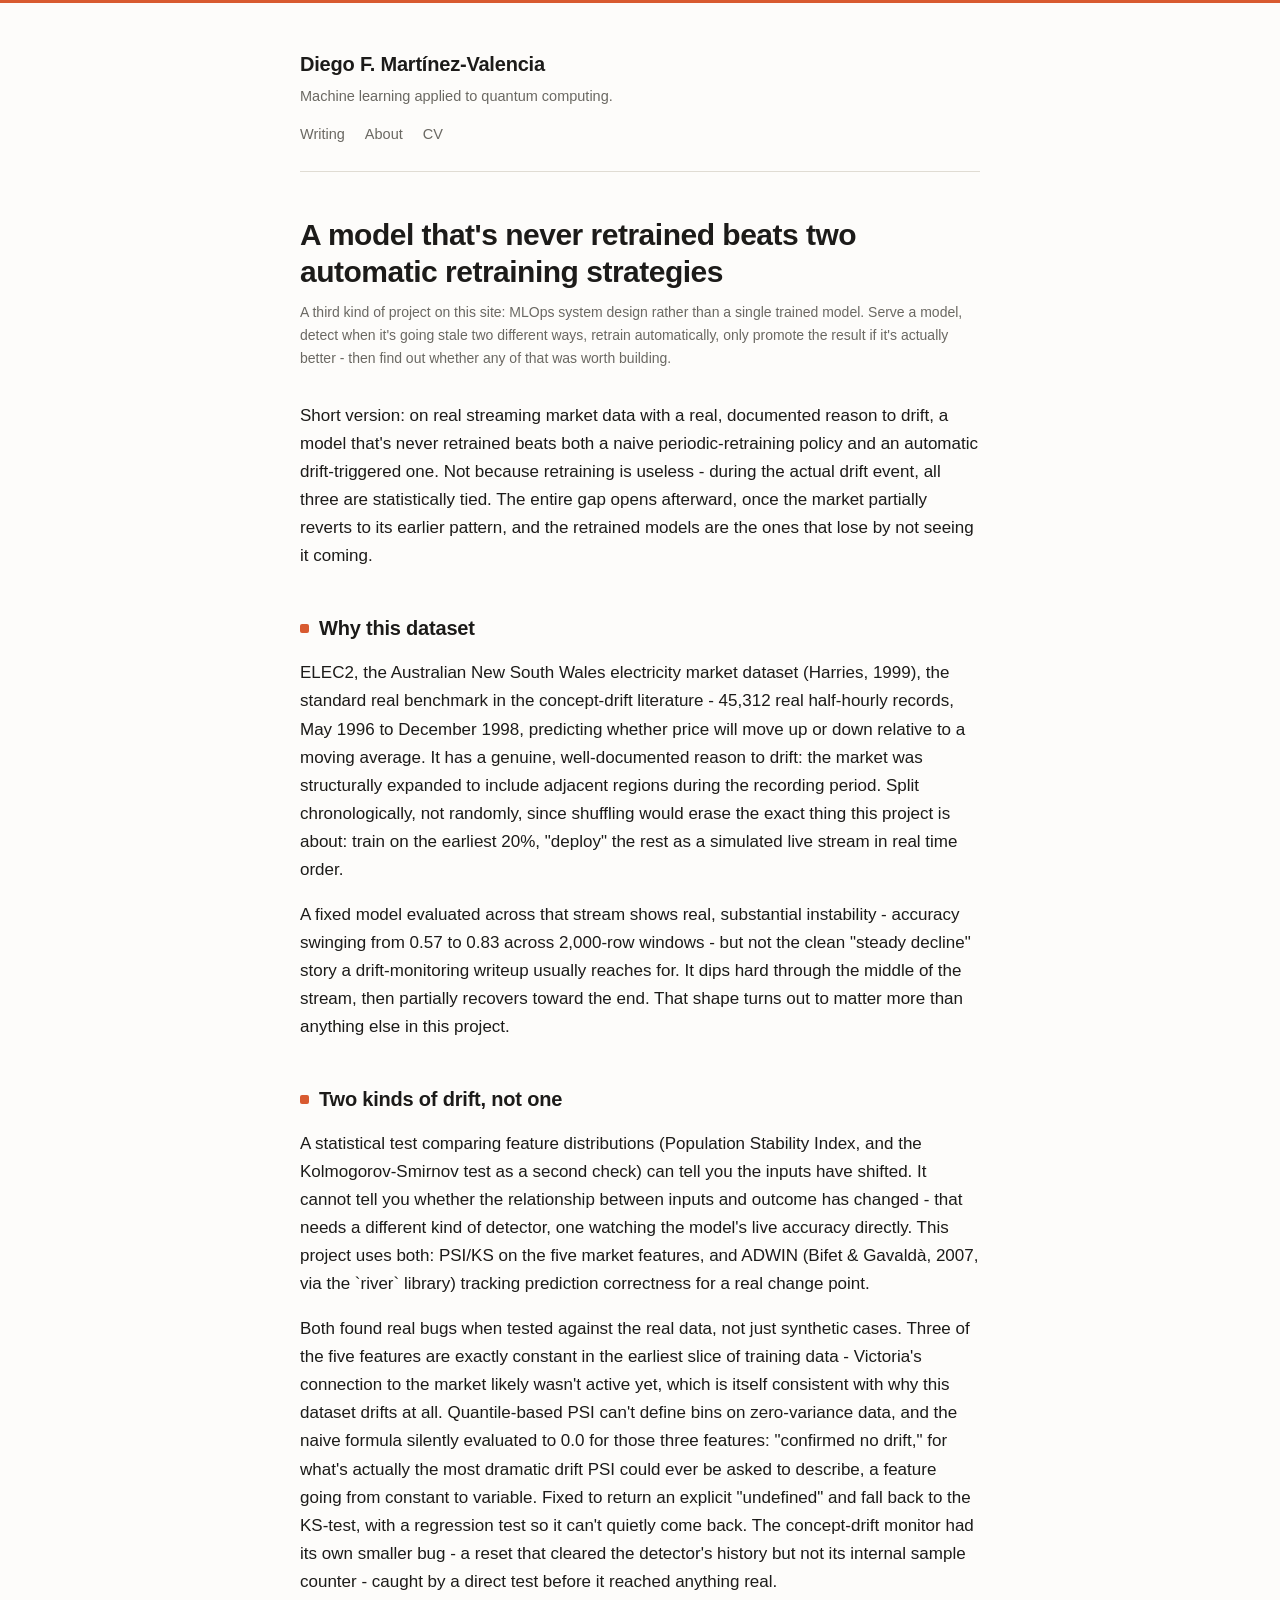
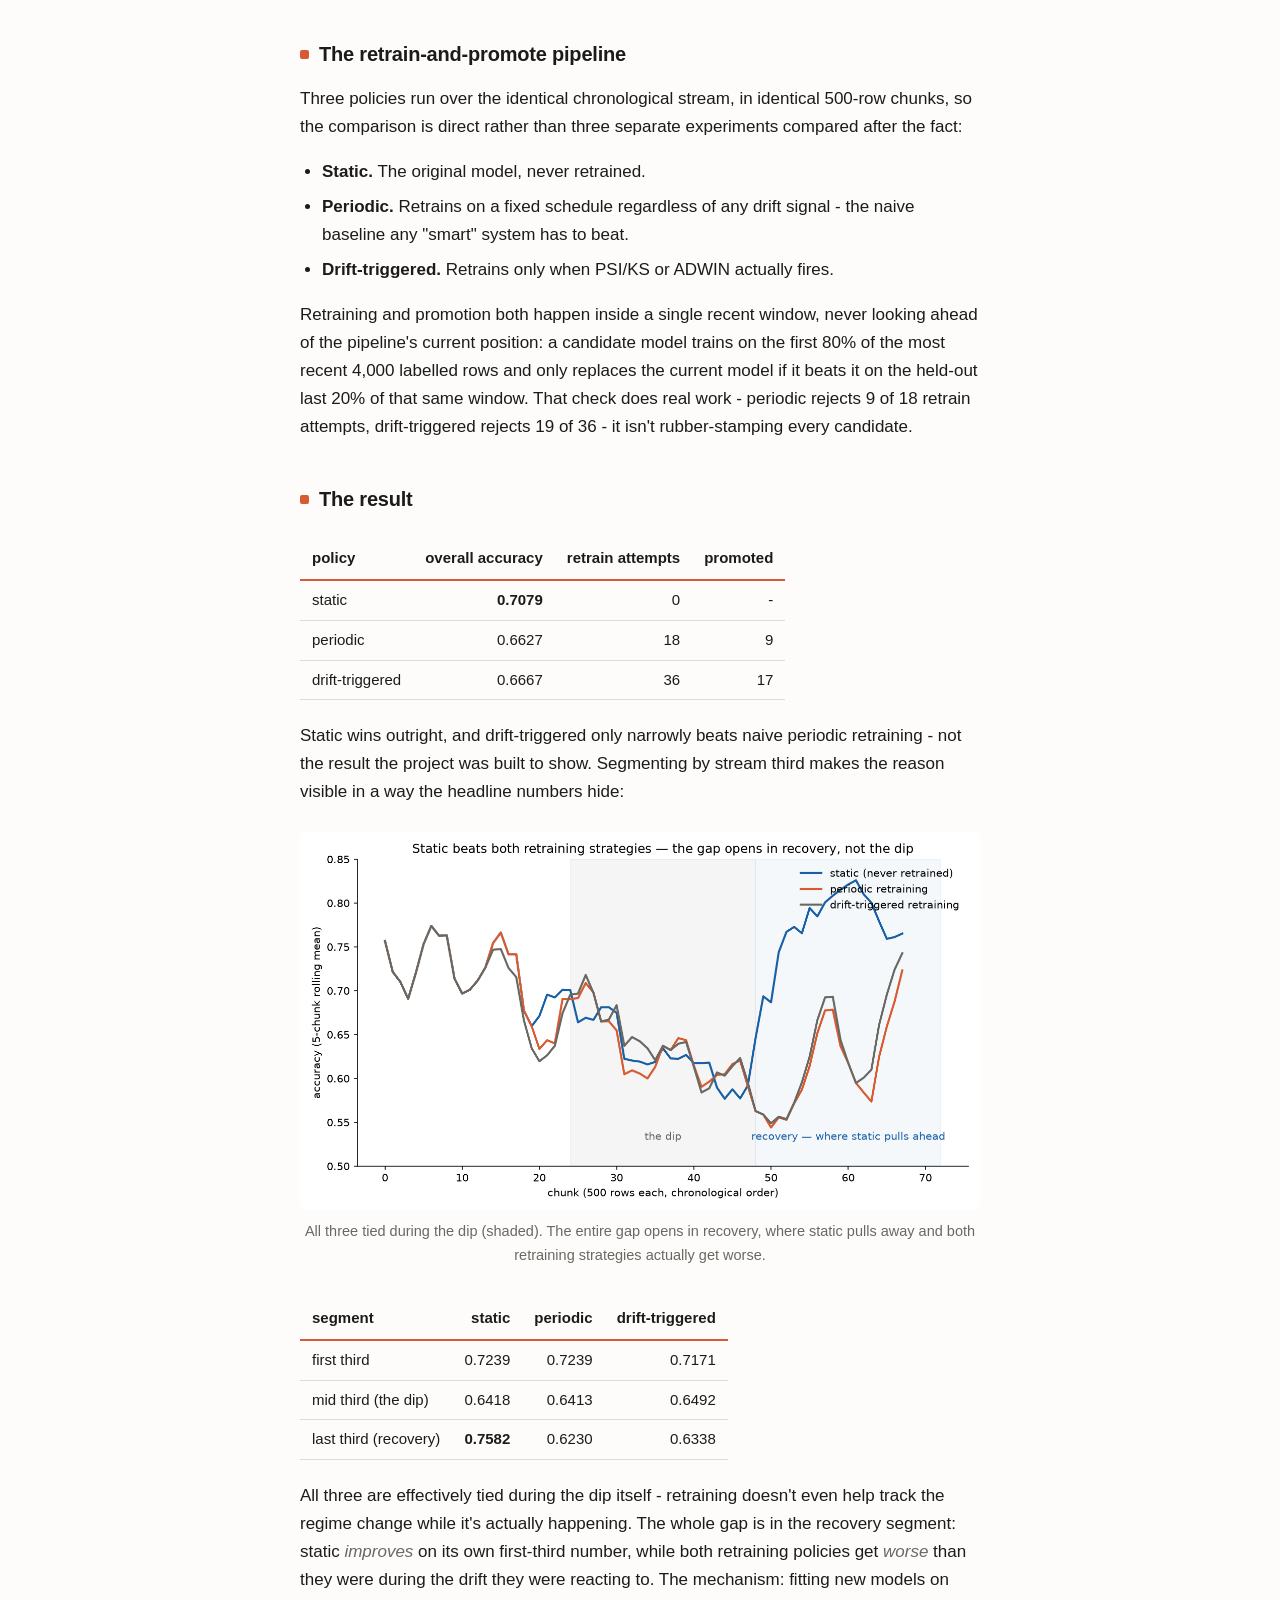
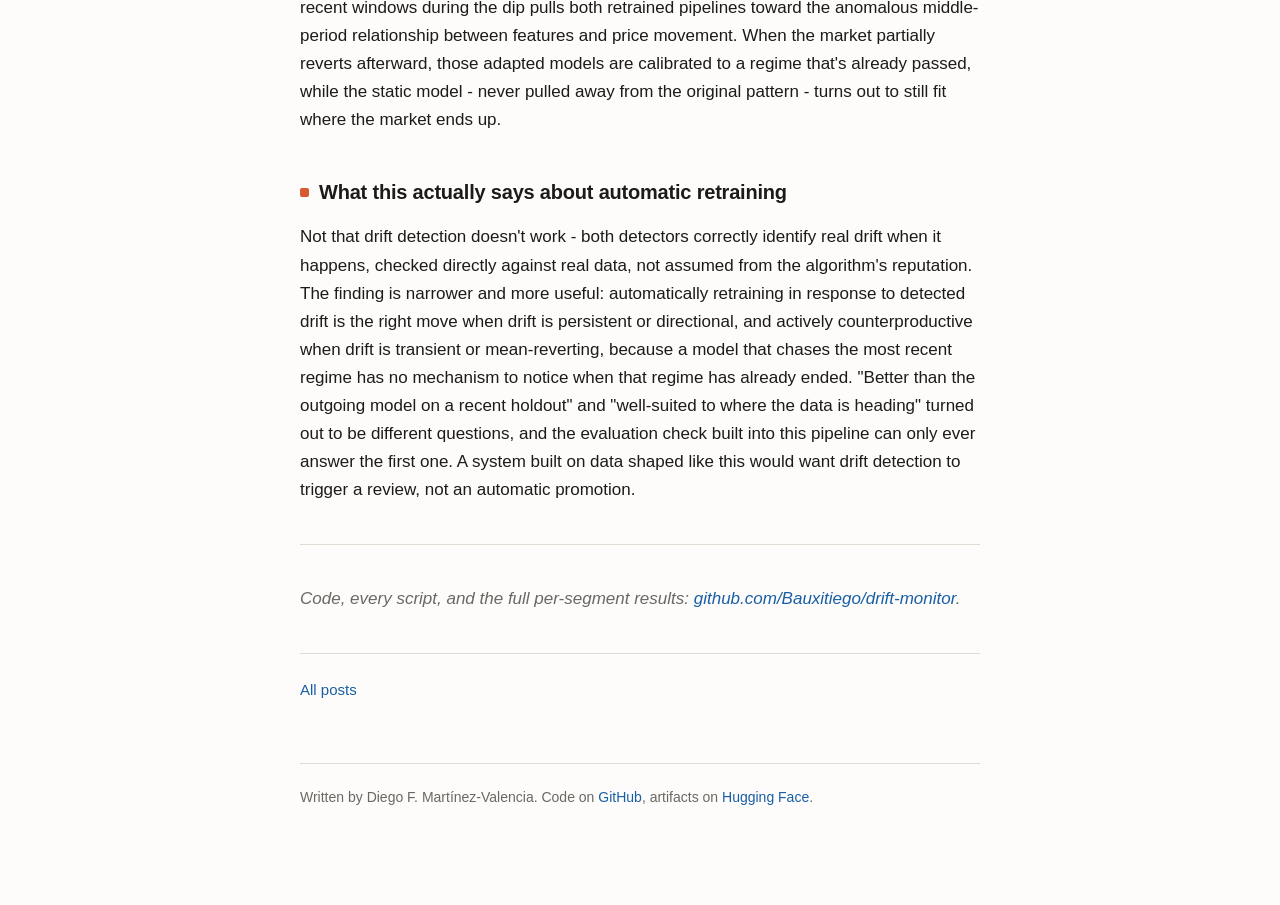
<file: drift-monitor.html>
<!doctype html>
<html lang="en">
<head>
<meta charset="utf-8">
<meta name="viewport" content="width=device-width, initial-scale=1">
<title>A model that's never retrained beats two automatic retraining strategies</title>
<meta name="description" content="A production-style drift-monitoring and auto-retrain pipeline on real streaming market data. Static beats both retraining policies - not because retraining is pointless, but because of what happens after the drift it reacts to passes.">
<meta property="og:title" content="A model that's never retrained beats two automatic retraining strategies">
<meta property="og:description" content="A production-style drift-monitoring and auto-retrain pipeline on real streaming market data. Static beats both retraining policies - not because retraining is pointless, but because of what happens after the drift it reacts to passes.">
<meta property="og:type" content="article">
<link rel="icon" href="favicon.svg" type="image/svg+xml">
<link rel="stylesheet" href="style.css?v=e1a4f92">
</head>
<body><div class="wrap">
<header class="site">
  <h1><a href="/">Diego F. Martínez-Valencia</a></h1>
  <p>Machine learning applied to quantum computing.</p>
  <nav><a href="/">Writing</a><a href="about.html">About</a><a href="cv.html">CV</a></nav>
</header>
<h1 class="title">A model that's never retrained beats two automatic retraining strategies</h1>
<p class="meta">A third kind of project on this site: MLOps system design rather than a
single trained model. Serve a model, detect when it's going stale two different ways,
retrain automatically, only promote the result if it's actually better - then find out
whether any of that was worth building.</p>
<p>Short version: on real streaming market data with a real, documented reason to drift, a
model that's never retrained beats both a naive periodic-retraining policy and an
automatic drift-triggered one. Not because retraining is useless - during the actual drift
event, all three are statistically tied. The entire gap opens afterward, once the market
partially reverts to its earlier pattern, and the retrained models are the ones that lose
by not seeing it coming.</p>
<h2>Why this dataset</h2>
<p>ELEC2, the Australian New South Wales electricity market dataset (Harries, 1999), the
standard real benchmark in the concept-drift literature - 45,312 real half-hourly records,
May 1996 to December 1998, predicting whether price will move up or down relative to a
moving average. It has a genuine, well-documented reason to drift: the market was
structurally expanded to include adjacent regions during the recording period. Split
chronologically, not randomly, since shuffling would erase the exact thing this project is
about: train on the earliest 20%, "deploy" the rest as a simulated live stream in real time
order.</p>
<p>A fixed model evaluated across that stream shows real, substantial instability - accuracy
swinging from 0.57 to 0.83 across 2,000-row windows - but not the clean "steady decline"
story a drift-monitoring writeup usually reaches for. It dips hard through the middle of the
stream, then partially recovers toward the end. That shape turns out to matter more than
anything else in this project.</p>
<h2>Two kinds of drift, not one</h2>
<p>A statistical test comparing feature distributions (Population Stability Index, and the
Kolmogorov-Smirnov test as a second check) can tell you the inputs have shifted. It cannot
tell you whether the relationship between inputs and outcome has changed - that needs a
different kind of detector, one watching the model's live accuracy directly. This project
uses both: PSI/KS on the five market features, and ADWIN (Bifet & Gavaldà, 2007, via the
`river` library) tracking prediction correctness for a real change point.</p>
<p>Both found real bugs when tested against the real data, not just synthetic cases. Three
of the five features are exactly constant in the earliest slice of training data - Victoria's
connection to the market likely wasn't active yet, which is itself consistent with why this
dataset drifts at all. Quantile-based PSI can't define bins on zero-variance data, and the
naive formula silently evaluated to 0.0 for those three features: "confirmed no drift," for
what's actually the most dramatic drift PSI could ever be asked to describe, a feature going
from constant to variable. Fixed to return an explicit "undefined" and fall back to the
KS-test, with a regression test so it can't quietly come back. The concept-drift monitor had
its own smaller bug - a reset that cleared the detector's history but not its internal
sample counter - caught by a direct test before it reached anything real.</p>
<h2>The retrain-and-promote pipeline</h2>
<p>Three policies run over the identical chronological stream, in identical 500-row chunks,
so the comparison is direct rather than three separate experiments compared after the fact:</p>
<ul>
<li><strong>Static.</strong> The original model, never retrained.</li>
<li><strong>Periodic.</strong> Retrains on a fixed schedule regardless of any drift signal
- the naive baseline any "smart" system has to beat.</li>
<li><strong>Drift-triggered.</strong> Retrains only when PSI/KS or ADWIN actually fires.</li>
</ul>
<p>Retraining and promotion both happen inside a single recent window, never looking ahead
of the pipeline's current position: a candidate model trains on the first 80% of the most
recent 4,000 labelled rows and only replaces the current model if it beats it on the
held-out last 20% of that same window. That check does real work - periodic rejects 9 of 18
retrain attempts, drift-triggered rejects 19 of 36 - it isn't rubber-stamping every
candidate.</p>
<h2>The result</h2>
<table>
<thead>
<tr><th>policy</th><th>overall accuracy</th><th>retrain attempts</th><th>promoted</th></tr>
</thead>
<tbody>
<tr><td>static</td><td><strong>0.7079</strong></td><td>0</td><td>-</td></tr>
<tr><td>periodic</td><td>0.6627</td><td>18</td><td>9</td></tr>
<tr><td>drift-triggered</td><td>0.6667</td><td>36</td><td>17</td></tr>
</tbody>
</table>
<p>Static wins outright, and drift-triggered only narrowly beats naive periodic retraining -
not the result the project was built to show. Segmenting by stream third makes the reason
visible in a way the headline numbers hide:</p>
<img alt="Accuracy over time for static, periodic, and drift-triggered retraining, showing all three tied during the dip and static pulling ahead only during the recovery period" src="figures/drift-monitor-accuracy.png" />
<p class="figcap">All three tied during the dip (shaded). The entire gap opens in
recovery, where static pulls away and both retraining strategies actually get worse.</p>
<table>
<thead>
<tr><th>segment</th><th>static</th><th>periodic</th><th>drift-triggered</th></tr>
</thead>
<tbody>
<tr><td>first third</td><td>0.7239</td><td>0.7239</td><td>0.7171</td></tr>
<tr><td>mid third (the dip)</td><td>0.6418</td><td>0.6413</td><td>0.6492</td></tr>
<tr><td>last third (recovery)</td><td><strong>0.7582</strong></td><td>0.6230</td><td>0.6338</td></tr>
</tbody>
</table>
<p>All three are effectively tied during the dip itself - retraining doesn't even help track
the regime change while it's actually happening. The whole gap is in the recovery segment:
static <em>improves</em> on its own first-third number, while both retraining policies get
<em>worse</em> than they were during the drift they were reacting to. The mechanism: fitting
new models on recent windows during the dip pulls both retrained pipelines toward the
anomalous middle-period relationship between features and price movement. When the market
partially reverts afterward, those adapted models are calibrated to a regime that's already
passed, while the static model - never pulled away from the original pattern - turns out to
still fit where the market ends up.</p>
<h2>What this actually says about automatic retraining</h2>
<p>Not that drift detection doesn't work - both detectors correctly identify real drift when
it happens, checked directly against real data, not assumed from the algorithm's reputation.
The finding is narrower and more useful: automatically retraining in response to detected
drift is the right move when drift is persistent or directional, and actively
counterproductive when drift is transient or mean-reverting, because a model that chases the
most recent regime has no mechanism to notice when that regime has already ended. "Better
than the outgoing model on a recent holdout" and "well-suited to where the data is heading"
turned out to be different questions, and the evaluation check built into this pipeline can
only ever answer the first one. A system built on data shaped like this would want drift
detection to trigger a review, not an automatic promotion.</p>
<hr />
<p><em>Code, every script, and the full per-segment results:
<a href="https://github.com/Bauxitiego/drift-monitor">github.com/Bauxitiego/drift-monitor</a>.</em></p>
<div class="links"><a href="./">All posts</a></div>
<footer>Written by Diego F. Martínez-Valencia. Code on <a href="https://github.com/Bauxitiego">GitHub</a>, artifacts on <a href="https://huggingface.co/Bauxitiego">Hugging Face</a>.</footer>
</div></body>
</html>
</file>
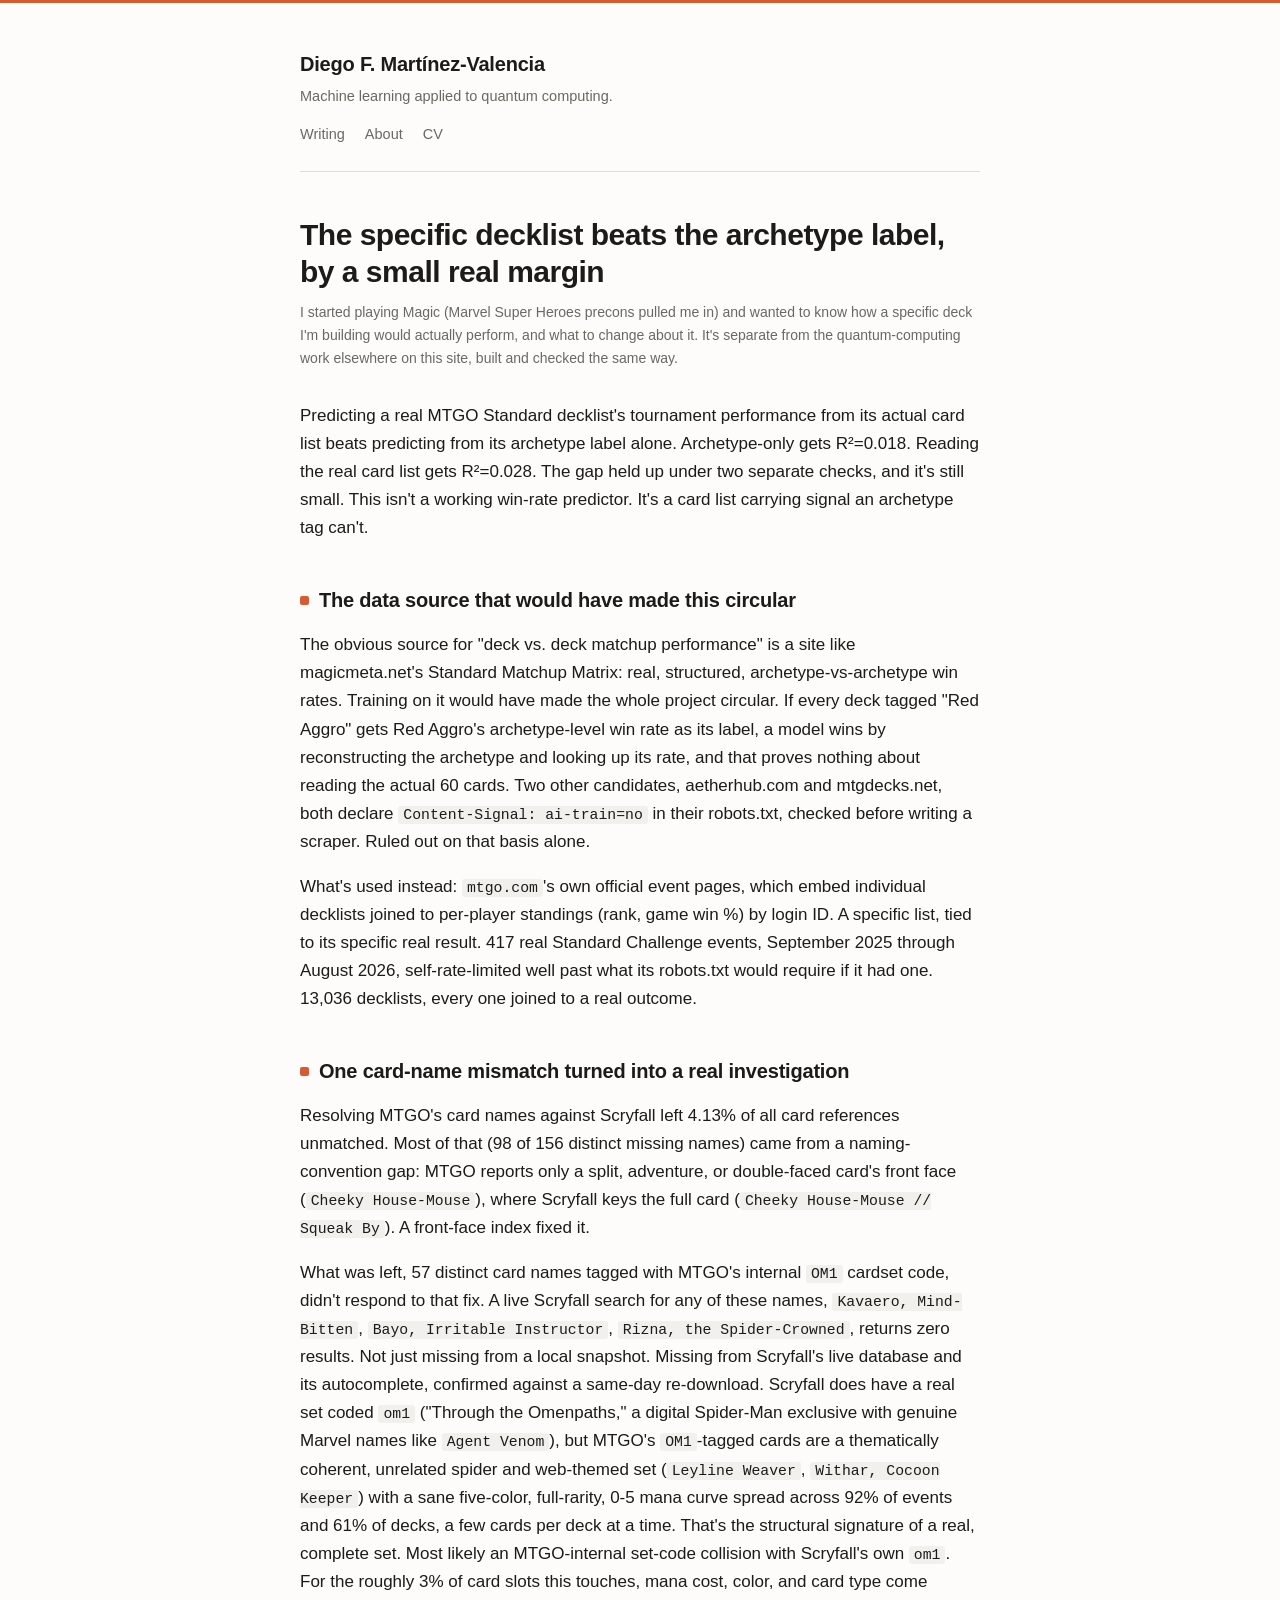
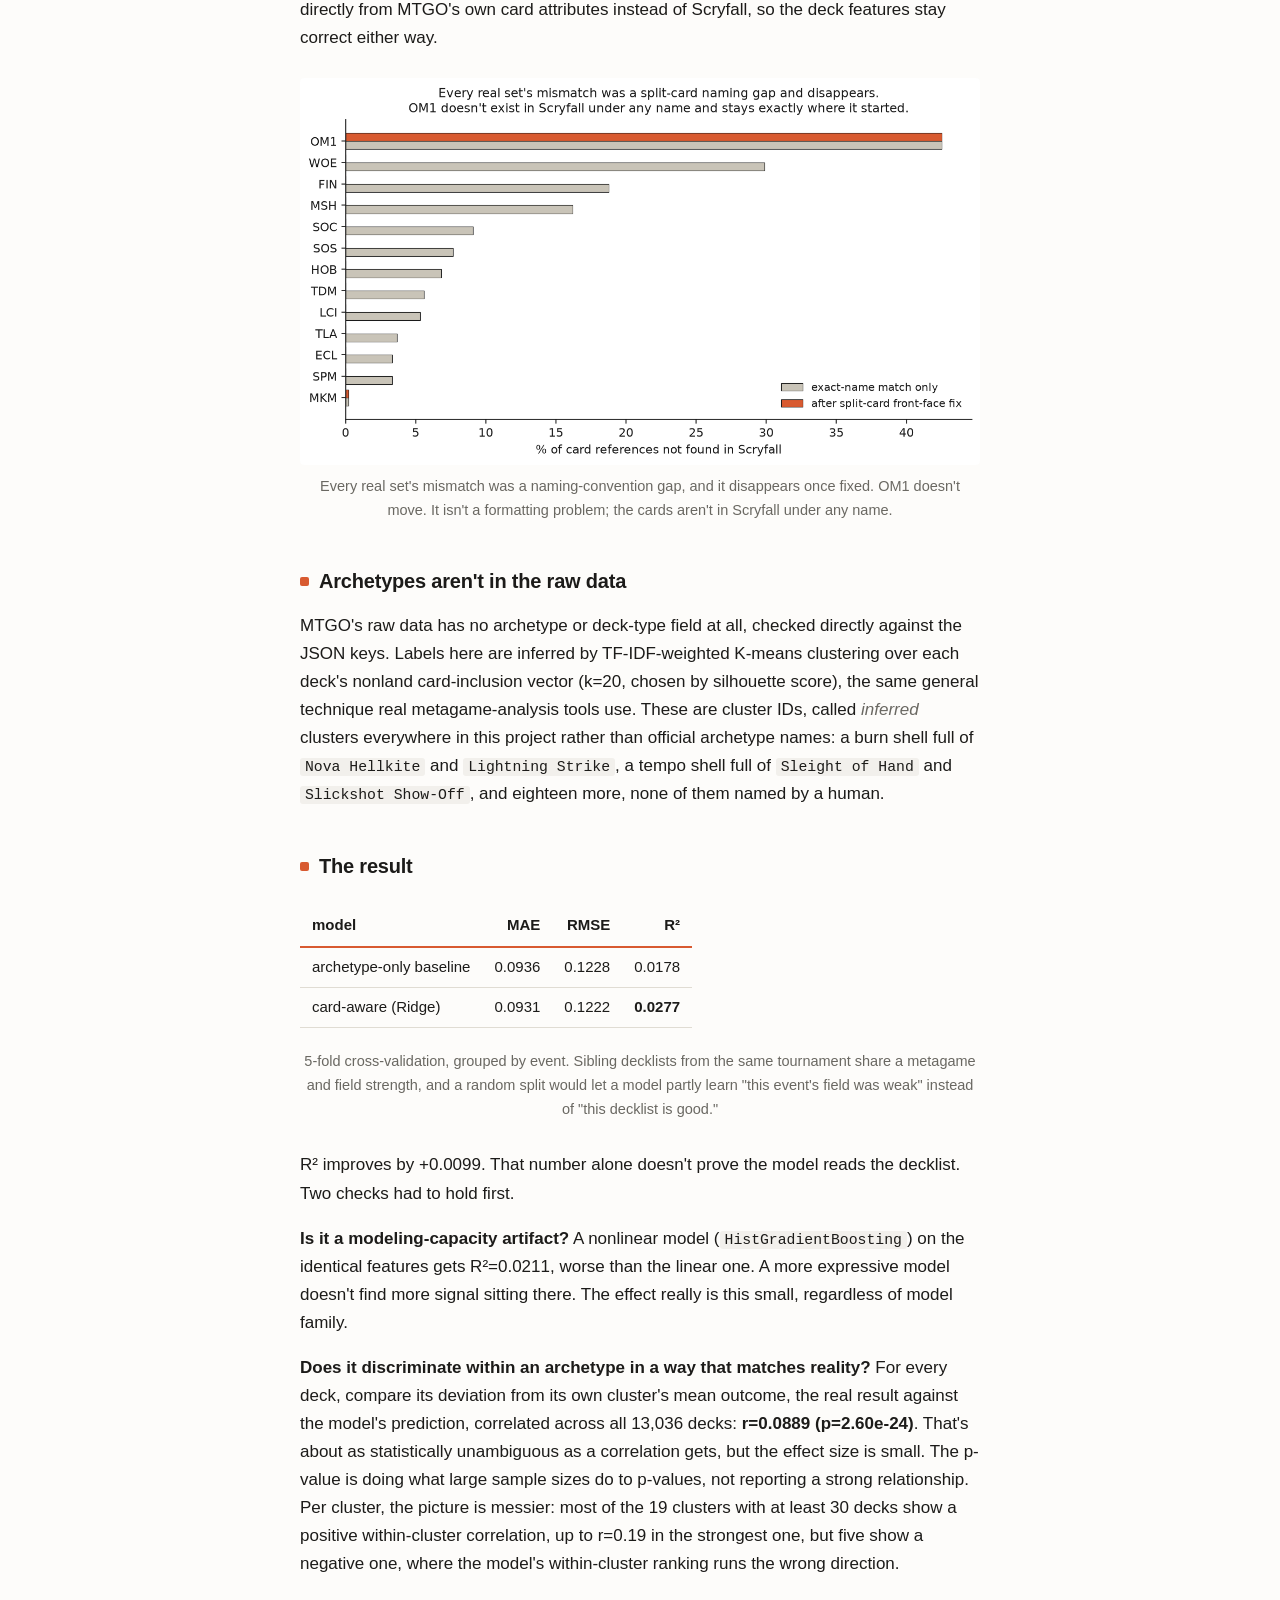
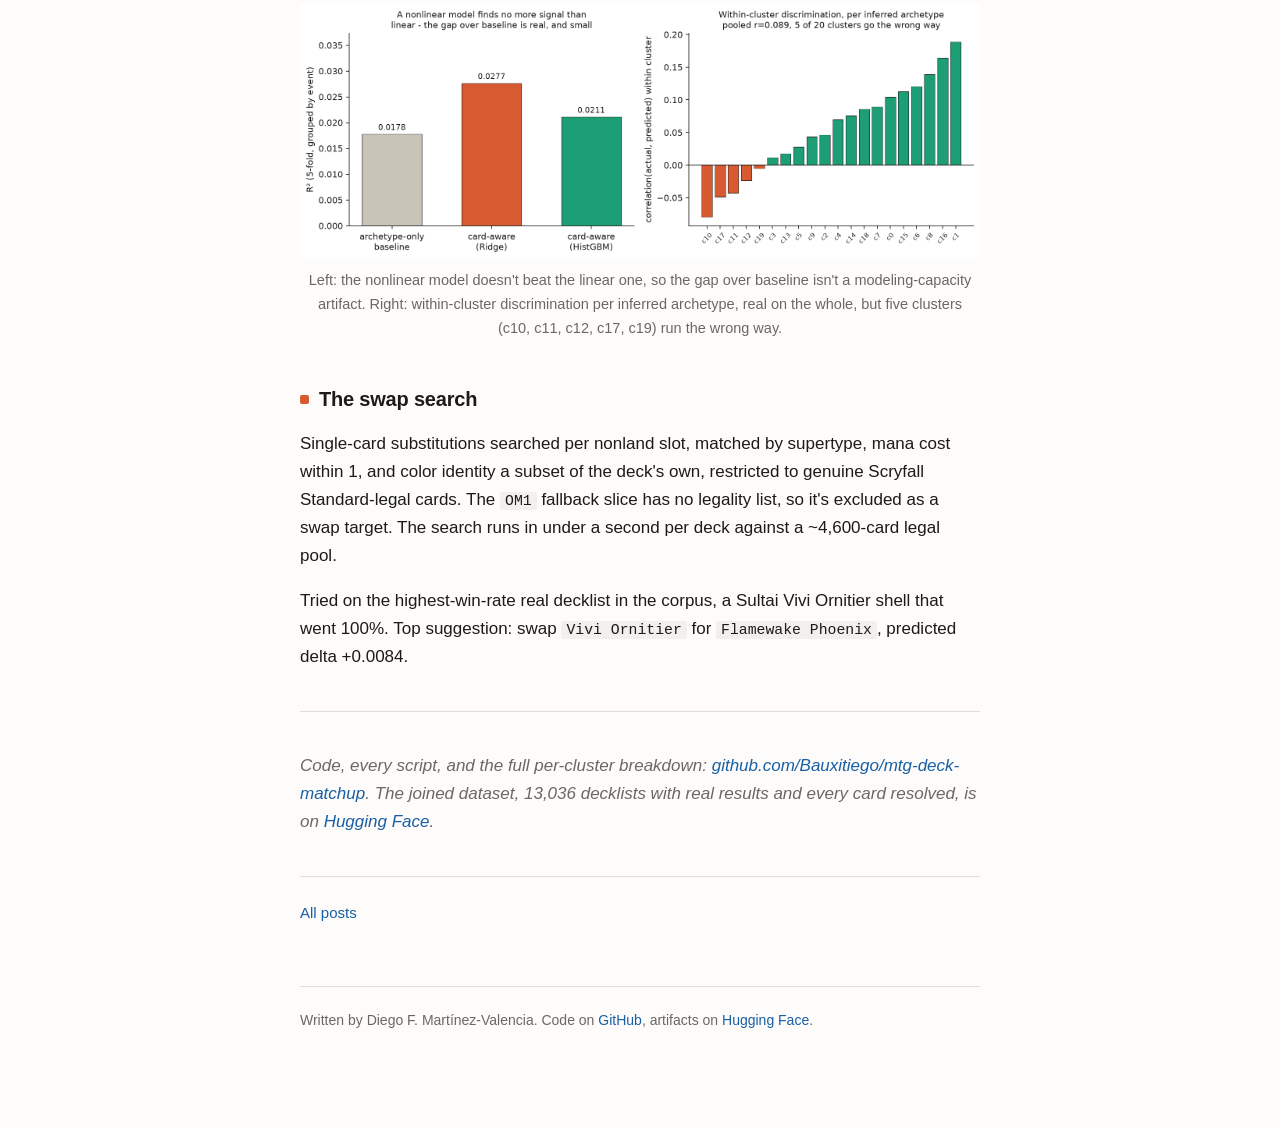
<file: mtg-deck-matchup.html>
<!doctype html>
<html lang="en">
<head>
<meta charset="utf-8">
<meta name="viewport" content="width=device-width, initial-scale=1">
<title>The specific decklist beats the archetype label, by a small real margin</title>
<meta name="description" content="A card-aware model predicts a real MTGO Standard decklist's tournament performance better than its archetype label alone. A small, real effect, checked two separate ways. 13,036 real decklists, real outcomes.">
<meta property="og:title" content="The specific decklist beats the archetype label, by a small real margin">
<meta property="og:description" content="A card-aware model predicts a real MTGO Standard decklist's tournament performance better than its archetype label alone. A small, real effect, checked two separate ways. 13,036 real decklists, real outcomes.">
<meta property="og:type" content="article">
<link rel="icon" href="favicon.svg" type="image/svg+xml">
<link rel="stylesheet" href="style.css?v=e1a4f92">
</head>
<body><div class="wrap">
<header class="site">
  <h1><a href="/">Diego F. Martínez-Valencia</a></h1>
  <p>Machine learning applied to quantum computing.</p>
  <nav><a href="/">Writing</a><a href="about.html">About</a><a href="cv.html">CV</a></nav>
</header>
<h1 class="title">The specific decklist beats the archetype label, by a small real margin</h1>
<p class="meta">I started playing Magic (Marvel Super Heroes precons pulled me in) and
wanted to know how a specific deck I'm building would actually perform, and what to
change about it. It's separate from the quantum-computing work elsewhere on this site,
built and checked the same way.</p>
<p>Predicting a real MTGO Standard decklist's tournament performance from its actual card
list beats predicting from its archetype label alone. Archetype-only gets R²=0.018.
Reading the real card list gets R²=0.028. The gap held up under two separate checks, and
it's still small. This isn't a working win-rate predictor. It's a card list carrying
signal an archetype tag can't.</p>
<h2>The data source that would have made this circular</h2>
<p>The obvious source for "deck vs. deck matchup performance" is a site like
magicmeta.net's Standard Matchup Matrix: real, structured, archetype-vs-archetype win
rates. Training on it would have made the whole project circular. If every deck tagged
"Red Aggro" gets Red Aggro's archetype-level win rate as its label, a model wins by
reconstructing the archetype and looking up its rate, and that proves nothing about
reading the actual 60 cards. Two other candidates, aetherhub.com and mtgdecks.net, both
declare <code>Content-Signal: ai-train=no</code> in their robots.txt, checked before
writing a scraper. Ruled out on that basis alone.</p>
<p>What's used instead: <code>mtgo.com</code>'s own official event pages, which embed
individual decklists joined to per-player standings (rank, game win %) by login ID. A
specific list, tied to its specific real result. 417 real Standard Challenge events,
September 2025 through August 2026, self-rate-limited well past what its robots.txt
would require if it had one. 13,036 decklists, every one joined to a real outcome.</p>
<h2>One card-name mismatch turned into a real investigation</h2>
<p>Resolving MTGO's card names against Scryfall left 4.13% of all card references
unmatched. Most of that (98 of 156 distinct missing names) came from a naming-convention
gap: MTGO reports only a split, adventure, or double-faced card's front face
(<code>Cheeky House-Mouse</code>), where Scryfall keys the full card
(<code>Cheeky House-Mouse // Squeak By</code>). A front-face index fixed it.</p>
<p>What was left, 57 distinct card names tagged with MTGO's internal <code>OM1</code>
cardset code, didn't respond to that fix. A live Scryfall search for any of these names,
<code>Kavaero, Mind-Bitten</code>, <code>Bayo, Irritable Instructor</code>,
<code>Rizna, the Spider-Crowned</code>, returns zero results. Not just missing from a
local snapshot. Missing from Scryfall's live database and its autocomplete, confirmed
against a same-day re-download. Scryfall does have a real set coded <code>om1</code>
("Through the Omenpaths," a digital Spider-Man exclusive with genuine Marvel names like
<code>Agent Venom</code>), but MTGO's <code>OM1</code>-tagged cards are a thematically
coherent, unrelated spider and web-themed set (<code>Leyline Weaver</code>,
<code>Withar, Cocoon Keeper</code>) with a sane five-color, full-rarity, 0-5 mana curve
spread across 92% of events and 61% of decks, a few cards per deck at a time. That's the
structural signature of a real, complete set. Most likely an MTGO-internal set-code
collision with Scryfall's own <code>om1</code>. For the roughly 3% of card slots this
touches, mana cost, color, and card type come directly from MTGO's own card attributes
instead of Scryfall, so the deck features stay correct either way.</p>
<img alt="Bar chart of card-name miss rate against Scryfall by MTGO cardset code, before and after the split-card front-face fix. Every real set drops to near zero after the fix except OM1, which stays at 42.5% in both bars." src="figures/mtg-deck-matchup-card-resolution.png" />
<p class="figcap">Every real set's mismatch was a naming-convention gap, and it
disappears once fixed. OM1 doesn't move. It isn't a formatting problem; the cards
aren't in Scryfall under any name.</p>
<h2>Archetypes aren't in the raw data</h2>
<p>MTGO's raw data has no archetype or deck-type field at all, checked directly against
the JSON keys. Labels here are inferred by TF-IDF-weighted K-means clustering over each
deck's nonland card-inclusion vector (k=20, chosen by silhouette score), the same general
technique real metagame-analysis tools use. These are cluster IDs, called
<em>inferred</em> clusters everywhere in this project rather than official archetype
names: a burn shell full of <code>Nova Hellkite</code> and <code>Lightning Strike</code>,
a tempo shell full of <code>Sleight of Hand</code> and <code>Slickshot Show-Off</code>,
and eighteen more, none of them named by a human.</p>
<h2>The result</h2>
<table>
<thead>
<tr><th>model</th><th>MAE</th><th>RMSE</th><th>R²</th></tr>
</thead>
<tbody>
<tr><td>archetype-only baseline</td><td>0.0936</td><td>0.1228</td><td>0.0178</td></tr>
<tr><td>card-aware (Ridge)</td><td>0.0931</td><td>0.1222</td><td><strong>0.0277</strong></td></tr>
</tbody>
</table>
<p class="figcap">5-fold cross-validation, grouped by event. Sibling decklists from the
same tournament share a metagame and field strength, and a random split would let a
model partly learn "this event's field was weak" instead of "this decklist is good."</p>
<p>R² improves by +0.0099. That number alone doesn't prove the model reads the decklist.
Two checks had to hold first.</p>
<p><strong>Is it a modeling-capacity artifact?</strong> A nonlinear model
(<code>HistGradientBoosting</code>) on the identical features gets R²=0.0211, worse than
the linear one. A more expressive model doesn't find more signal sitting there. The
effect really is this small, regardless of model family.</p>
<p><strong>Does it discriminate within an archetype in a way that matches reality?</strong>
For every deck, compare its deviation from its own cluster's mean outcome, the real
result against the model's prediction, correlated across all 13,036 decks:
<strong>r=0.0889 (p=2.60e-24)</strong>. That's about as statistically unambiguous as a
correlation gets, but the effect size is small. The p-value is doing what large sample
sizes do to p-values, not reporting a strong relationship. Per cluster, the picture is
messier: most of the 19 clusters with at least 30 decks show a positive within-cluster
correlation, up to r=0.19 in the strongest one, but five show a negative one, where the
model's within-cluster ranking runs the wrong direction.</p>
<img alt="Two-panel figure. Left: bar chart showing R-squared for the archetype-only baseline (0.0178), card-aware Ridge model (0.0277), and card-aware HistGradientBoosting model (0.0211) - the nonlinear model does not beat the linear one. Right: bar chart of within-cluster correlation between actual and predicted deviation for each of the 20 inferred archetype clusters, sorted ascending, with five clusters showing a negative correlation." src="figures/mtg-deck-matchup-results.png" />
<p class="figcap">Left: the nonlinear model doesn't beat the linear one, so the gap over
baseline isn't a modeling-capacity artifact. Right: within-cluster discrimination per
inferred archetype, real on the whole, but five clusters (c10, c11, c12, c17, c19) run
the wrong way.</p>
<h2>The swap search</h2>
<p>Single-card substitutions searched per nonland slot, matched by supertype, mana cost
within 1, and color identity a subset of the deck's own, restricted to genuine Scryfall
Standard-legal cards. The <code>OM1</code> fallback slice has no legality list, so it's
excluded as a swap target. The search runs in under a second per deck against a
~4,600-card legal pool.</p>
<p>Tried on the highest-win-rate real decklist in the corpus, a Sultai Vivi Ornitier
shell that went 100%. Top suggestion: swap <code>Vivi Ornitier</code> for
<code>Flamewake Phoenix</code>, predicted delta +0.0084.</p>
<hr />
<p><em>Code, every script, and the full per-cluster breakdown:
<a href="https://github.com/Bauxitiego/mtg-deck-matchup">github.com/Bauxitiego/mtg-deck-matchup</a>.
The joined dataset, 13,036 decklists with real results and every card resolved, is on
<a href="https://huggingface.co/datasets/Bauxitiego/mtg-deck-matchup">Hugging Face</a>.</em></p>
<div class="links"><a href="./">All posts</a></div>
<footer>Written by Diego F. Martínez-Valencia. Code on <a href="https://github.com/Bauxitiego">GitHub</a>, artifacts on <a href="https://huggingface.co/Bauxitiego">Hugging Face</a>.</footer>
</div></body>
</html>
</file>
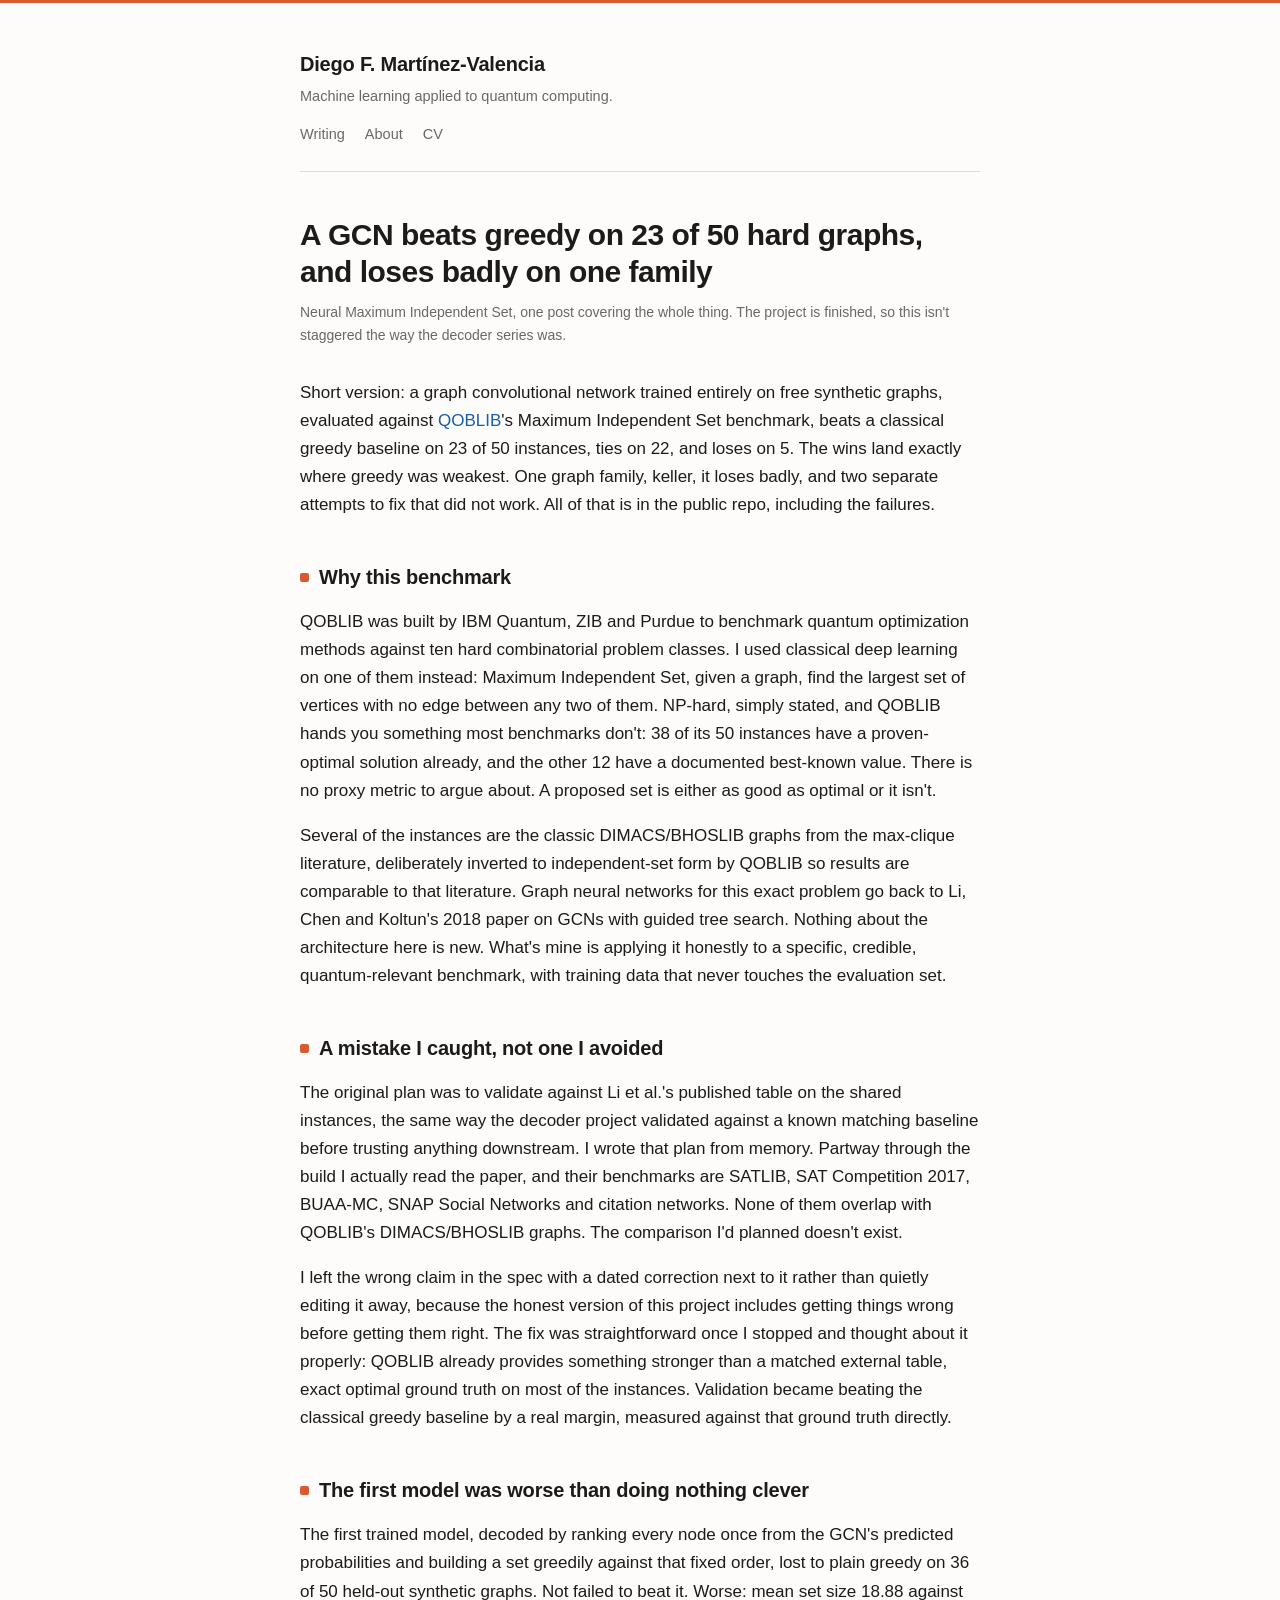
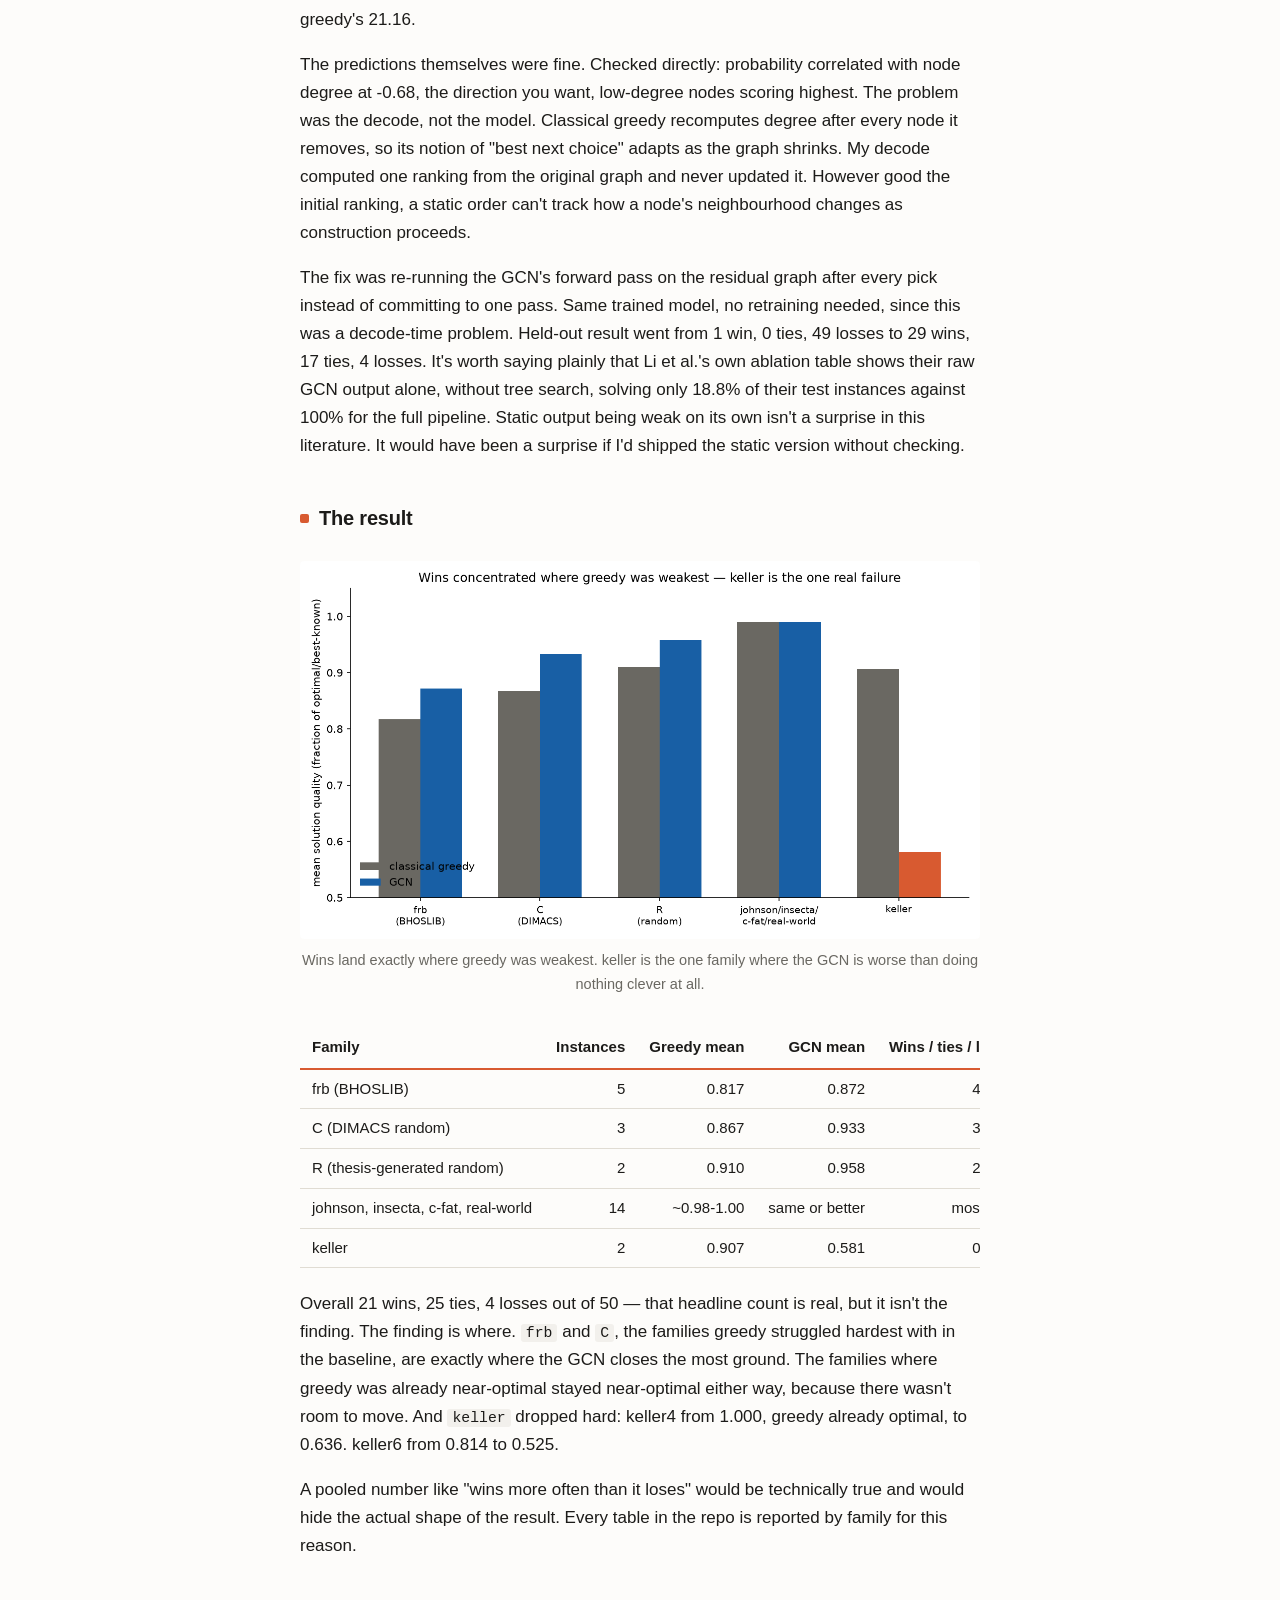
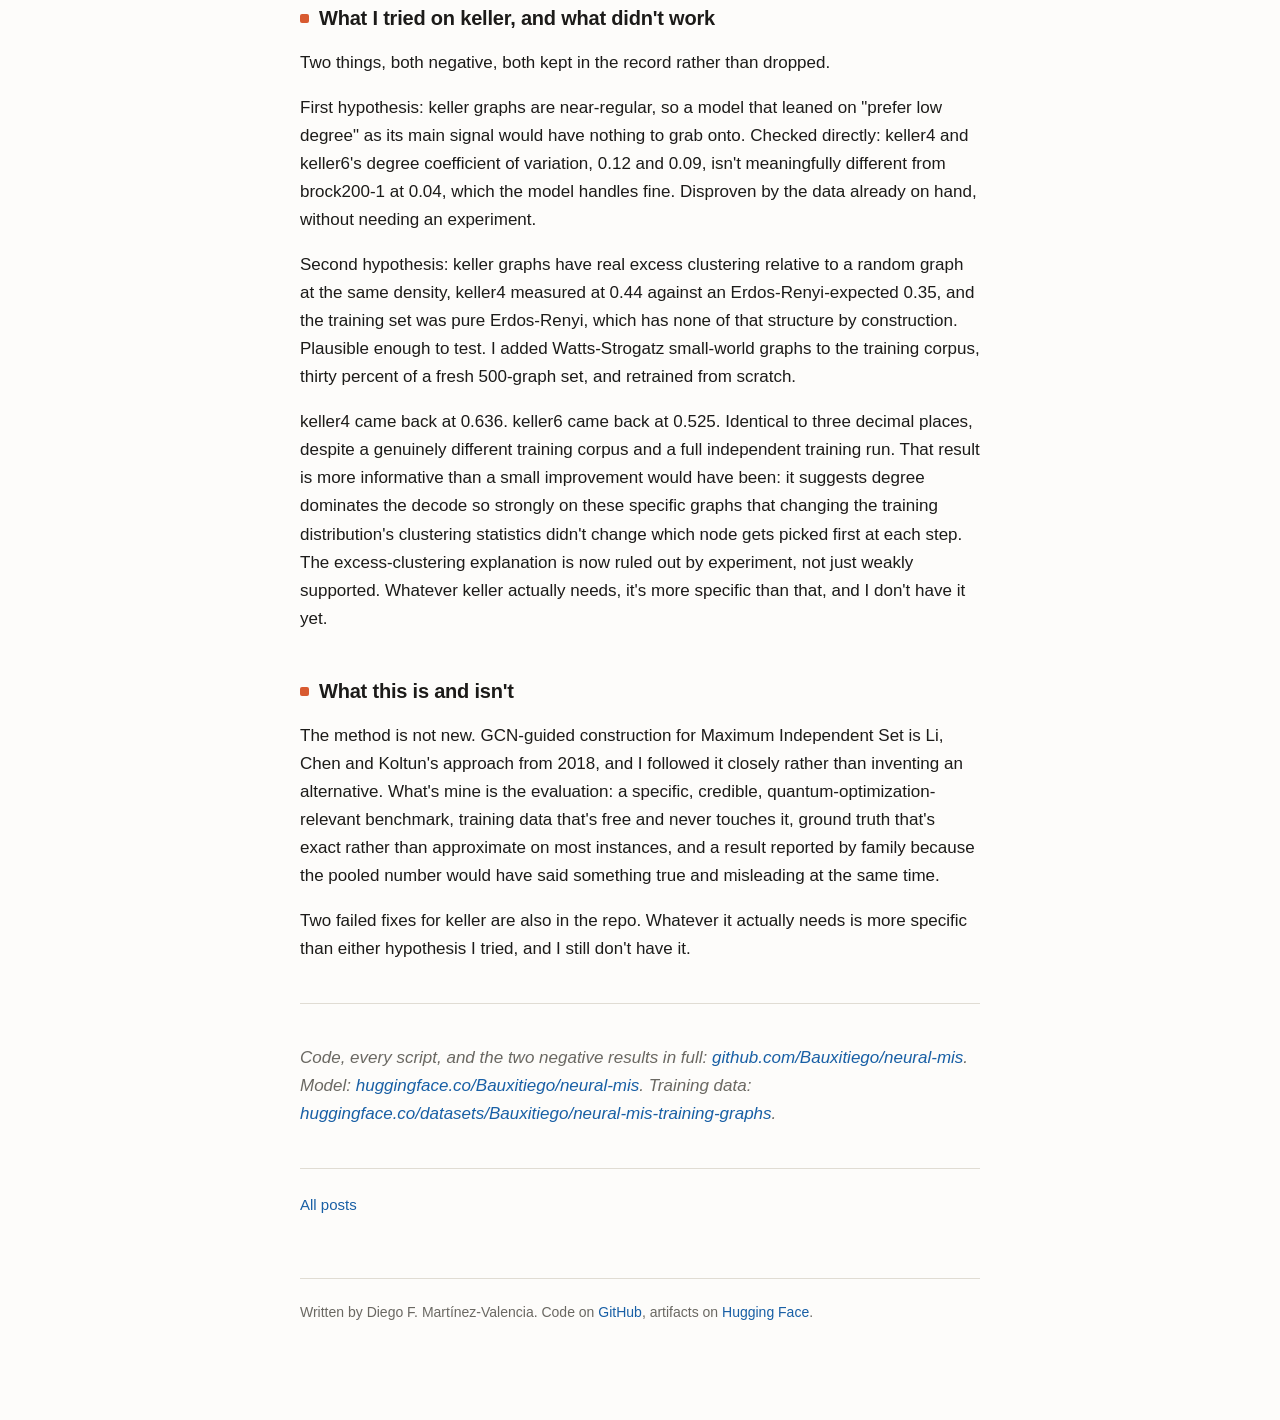
<file: neural-mis.html>
<!doctype html>
<html lang="en">
<head>
<meta charset="utf-8">
<meta name="viewport" content="width=device-width, initial-scale=1">
<title>A GCN beats greedy on 23 of 50 hard graphs, and loses badly on one family</title>
<meta name="description" content="A graph neural network trained on free synthetic data, benchmarked against QOBLIB's Maximum Independent Set instances. The wins, the loss, and a mistake caught partway through.">
<meta property="og:title" content="A GCN beats greedy on 23 of 50 hard graphs, and loses badly on one family">
<meta property="og:description" content="A graph neural network trained on free synthetic data, benchmarked against QOBLIB's Maximum Independent Set instances. The wins, the loss, and a mistake caught partway through.">
<meta property="og:type" content="article">
<link rel="icon" href="favicon.svg" type="image/svg+xml">
<link rel="stylesheet" href="style.css?v=e1a4f92">
</head>
<body><div class="wrap">
<header class="site">
  <h1><a href="/">Diego F. Martínez-Valencia</a></h1>
  <p>Machine learning applied to quantum computing.</p>
  <nav><a href="/">Writing</a><a href="about.html">About</a><a href="cv.html">CV</a></nav>
</header>
<h1 class="title">A GCN beats greedy on 23 of 50 hard graphs, and loses badly on one family</h1>
<p class="meta">Neural Maximum Independent Set, one post covering the whole thing. The project is
finished, so this isn't staggered the way the decoder series was.</p>
<p>Short version: a graph convolutional network trained entirely on free synthetic graphs,
evaluated against <a href="https://github.com/ZIB-AOPT/QOBLIB">QOBLIB</a>'s Maximum
Independent Set benchmark, beats a classical greedy baseline on 23 of 50 instances, ties on
22, and loses on 5. The wins land exactly where greedy was weakest. One graph family, keller,
it loses badly, and two separate attempts to fix that did not work. All of that is in the
public repo, including the failures.</p>
<h2>Why this benchmark</h2>
<p>QOBLIB was built by IBM Quantum, ZIB and Purdue to benchmark quantum optimization methods
against ten hard combinatorial problem classes. I used classical deep learning on one of them
instead: Maximum Independent Set, given a graph, find the largest set of vertices with no
edge between any two of them. NP-hard, simply stated, and QOBLIB hands you something most
benchmarks don't: 38 of its 50 instances have a proven-optimal solution already, and the
other 12 have a documented best-known value. There is no proxy metric to argue about. A
proposed set is either as good as optimal or it isn't.</p>
<p>Several of the instances are the classic DIMACS/BHOSLIB graphs from the max-clique
literature, deliberately inverted to independent-set form by QOBLIB so results are
comparable to that literature. Graph neural networks for this exact problem go back to Li,
Chen and Koltun's 2018 paper on GCNs with guided tree search. Nothing about the architecture
here is new. What's mine is applying it honestly to a specific, credible, quantum-relevant
benchmark, with training data that never touches the evaluation set.</p>
<h2>A mistake I caught, not one I avoided</h2>
<p>The original plan was to validate against Li et al.'s published table on the shared
instances, the same way the decoder project validated against a known matching baseline
before trusting anything downstream. I wrote that plan from memory. Partway through the
build I actually read the paper, and their benchmarks are SATLIB, SAT Competition 2017,
BUAA-MC, SNAP Social Networks and citation networks. None of them overlap with QOBLIB's
DIMACS/BHOSLIB graphs. The comparison I'd planned doesn't exist.</p>
<p>I left the wrong claim in the spec with a dated correction next to it rather than quietly
editing it away, because the honest version of this project includes getting things wrong
before getting them right. The fix was straightforward once I stopped and thought about it
properly: QOBLIB already provides something stronger than a matched external table, exact
optimal ground truth on most of the instances. Validation became beating the classical
greedy baseline by a real margin, measured against that ground truth directly.</p>
<h2>The first model was worse than doing nothing clever</h2>
<p>The first trained model, decoded by ranking every node once from the GCN's predicted
probabilities and building a set greedily against that fixed order, lost to plain greedy on
36 of 50 held-out synthetic graphs. Not failed to beat it. Worse: mean set size 18.88 against
greedy's 21.16.</p>
<p>The predictions themselves were fine. Checked directly: probability correlated with node
degree at -0.68, the direction you want, low-degree nodes scoring highest. The problem was
the decode, not the model. Classical greedy recomputes degree after every node it removes, so
its notion of "best next choice" adapts as the graph shrinks. My decode computed one ranking
from the original graph and never updated it. However good the initial ranking, a static
order can't track how a node's neighbourhood changes as construction proceeds.</p>
<p>The fix was re-running the GCN's forward pass on the residual graph after every pick instead
of committing to one pass. Same trained model, no retraining needed, since this was a
decode-time problem. Held-out result went from 1 win, 0 ties, 49 losses to 29 wins, 17 ties,
4 losses. It's worth saying plainly that Li et al.'s own ablation table shows their raw GCN
output alone, without tree search, solving only 18.8% of their test instances against 100%
for the full pipeline. Static output being weak on its own isn't a surprise in this
literature. It would have been a surprise if I'd shipped the static version without checking.</p>
<h2>The result</h2>
<img alt="Bar chart comparing classical greedy and GCN mean solution quality across graph families, showing GCN wins on frb/C/R, ties on the easy families, and collapses on keller" src="figures/neural-mis-families.png" />
<p class="figcap">Wins land exactly where greedy was weakest. keller is the one family
where the GCN is worse than doing nothing clever at all.</p>
<table>
<thead>
<tr>
<th>Family</th>
<th>Instances</th>
<th>Greedy mean</th>
<th>GCN mean</th>
<th>Wins / ties / losses</th>
</tr>
</thead>
<tbody>
<tr>
<td>frb (BHOSLIB)</td>
<td>5</td>
<td>0.817</td>
<td>0.872</td>
<td>4 / 1 / 0</td>
</tr>
<tr>
<td>C (DIMACS random)</td>
<td>3</td>
<td>0.867</td>
<td>0.933</td>
<td>3 / 0 / 0</td>
</tr>
<tr>
<td>R (thesis-generated random)</td>
<td>2</td>
<td>0.910</td>
<td>0.958</td>
<td>2 / 0 / 0</td>
</tr>
<tr>
<td>johnson, insecta, c-fat, real-world</td>
<td>14</td>
<td>~0.98-1.00</td>
<td>same or better</td>
<td>mostly ties</td>
</tr>
<tr>
<td>keller</td>
<td>2</td>
<td>0.907</td>
<td>0.581</td>
<td>0 / 0 / 2</td>
</tr>
</tbody>
</table>
<p>Overall 21 wins, 25 ties, 4 losses out of 50 — that headline count is real, but it isn't the
finding. The finding is where. <code>frb</code> and <code>C</code>, the families greedy struggled hardest with
in the baseline, are exactly where the GCN closes the most ground. The families where greedy
was already near-optimal stayed near-optimal either way, because there wasn't room to move.
And <code>keller</code> dropped hard: keller4 from 1.000, greedy already optimal, to 0.636. keller6
from 0.814 to 0.525.</p>
<p>A pooled number like "wins more often than it loses" would be technically true and would
hide the actual shape of the result. Every table in the repo is reported by family for this
reason.</p>
<h2>What I tried on keller, and what didn't work</h2>
<p>Two things, both negative, both kept in the record rather than dropped.</p>
<p>First hypothesis: keller graphs are near-regular, so a model that leaned on "prefer low
degree" as its main signal would have nothing to grab onto. Checked directly: keller4 and
keller6's degree coefficient of variation, 0.12 and 0.09, isn't meaningfully different from
brock200-1 at 0.04, which the model handles fine. Disproven by the data already on hand,
without needing an experiment.</p>
<p>Second hypothesis: keller graphs have real excess clustering relative to a random graph at
the same density, keller4 measured at 0.44 against an Erdos-Renyi-expected 0.35, and the
training set was pure Erdos-Renyi, which has none of that structure by construction. Plausible
enough to test. I added Watts-Strogatz small-world graphs to the training corpus, thirty
percent of a fresh 500-graph set, and retrained from scratch.</p>
<p>keller4 came back at 0.636. keller6 came back at 0.525. Identical to three decimal places,
despite a genuinely different training corpus and a full independent training run. That
result is more informative than a small improvement would have been: it suggests degree
dominates the decode so strongly on these specific graphs that changing the training
distribution's clustering statistics didn't change which node gets picked first at each
step. The excess-clustering explanation is now ruled out by experiment, not just weakly
supported. Whatever keller actually needs, it's more specific than that, and I don't have it
yet.</p>
<h2>What this is and isn't</h2>
<p>The method is not new. GCN-guided construction for Maximum Independent Set is Li, Chen and
Koltun's approach from 2018, and I followed it closely rather than inventing an alternative.
What's mine is the evaluation: a specific, credible, quantum-optimization-relevant benchmark,
training data that's free and never touches it, ground truth that's exact rather than
approximate on most instances, and a result reported by family because the pooled number
would have said something true and misleading at the same time.</p>
<p>Two failed fixes for keller are also in the repo. Whatever it actually needs is more
specific than either hypothesis I tried, and I still don't have it.</p>
<hr />
<p><em>Code, every script, and the two negative results in full:
<a href="https://github.com/Bauxitiego/neural-mis">github.com/Bauxitiego/neural-mis</a>.
Model: <a href="https://huggingface.co/Bauxitiego/neural-mis">huggingface.co/Bauxitiego/neural-mis</a>.
Training data: <a href="https://huggingface.co/datasets/Bauxitiego/neural-mis-training-graphs">huggingface.co/datasets/Bauxitiego/neural-mis-training-graphs</a>.</em></p><div class="links"><a href="./">All posts</a></div>
<footer>Written by Diego F. Martínez-Valencia. Code on <a href="https://github.com/Bauxitiego">GitHub</a>, artifacts on <a href="https://huggingface.co/Bauxitiego">Hugging Face</a>.</footer>
</div></body>
</html>
</file>
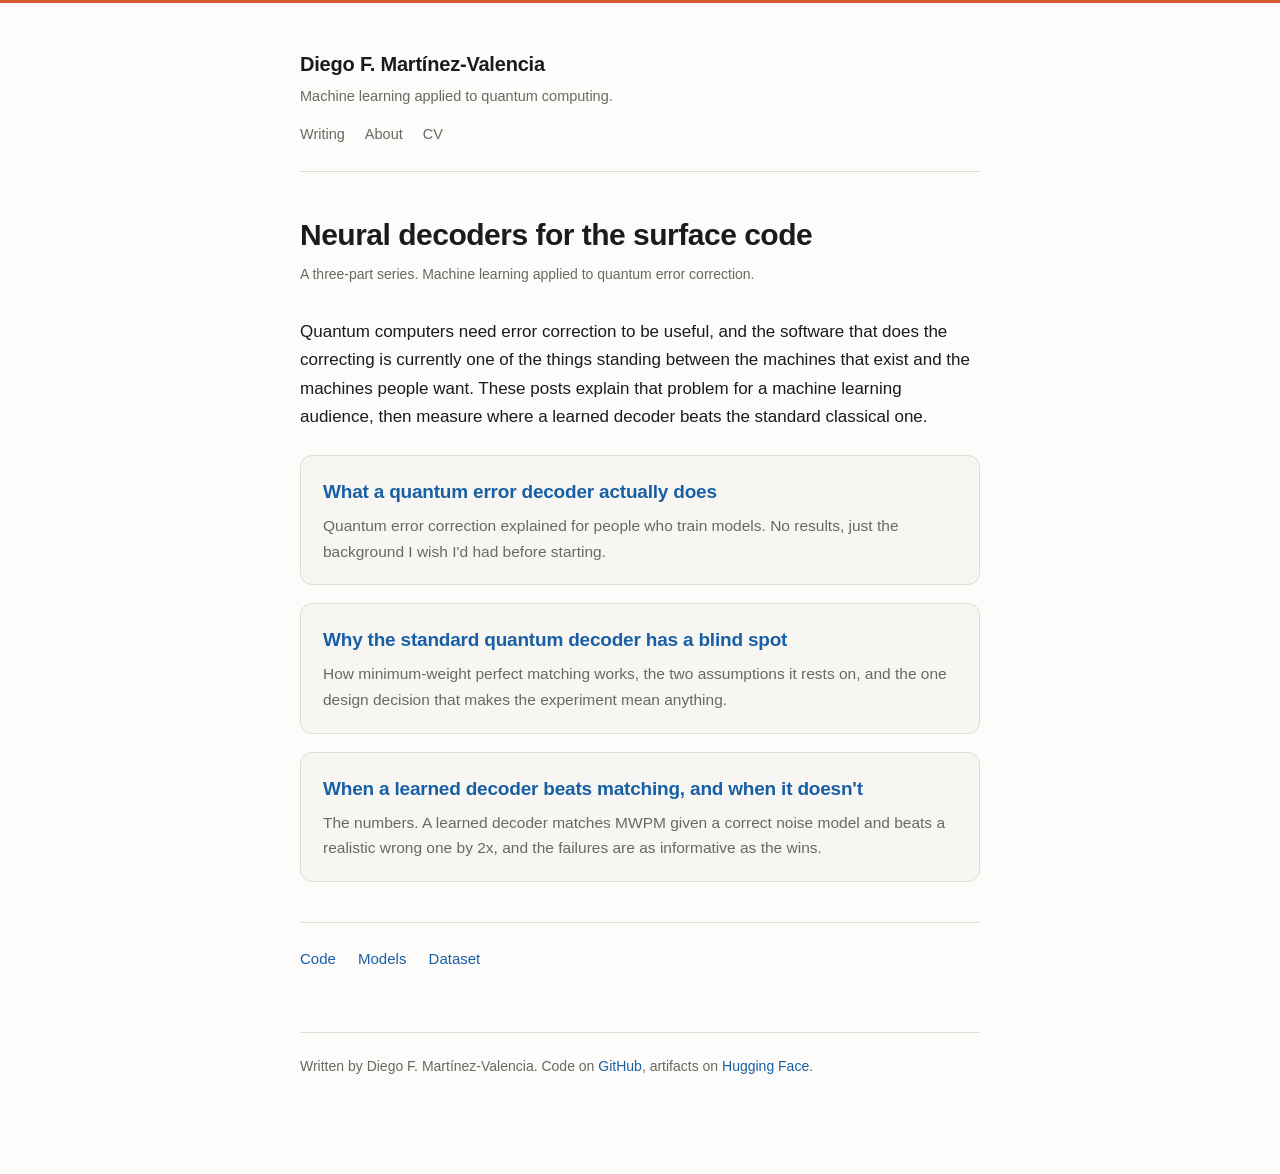
<file: qec-decoder.html>
<!doctype html>
<html lang="en">
<head>
<meta charset="utf-8">
<meta name="viewport" content="width=device-width, initial-scale=1">
<title>Diego F. Martínez-Valencia</title>
<meta name="description" content="Machine learning applied to quantum computing.">
<meta property="og:title" content="Diego F. Martínez-Valencia">
<meta property="og:description" content="Machine learning applied to quantum computing.">
<meta property="og:type" content="article">
<link rel="icon" href="favicon.svg" type="image/svg+xml">
<link rel="stylesheet" href="style.css?v=e1a4f92">
</head>
<body><div class="wrap">
<header class="site">
  <h1><a href="/">Diego F. Martínez-Valencia</a></h1>
  <p>Machine learning applied to quantum computing.</p>
  <nav><a href="/">Writing</a><a href="about.html">About</a><a href="cv.html">CV</a></nav>
</header>

<h1 class="title">Neural decoders for the surface code</h1>
<p class="meta">A three-part series. Machine learning applied to quantum error correction.</p>
<p>Quantum computers need error correction to be useful, and the software that does the
correcting is currently one of the things standing between the machines that exist and the
machines people want. These posts explain that problem for a machine learning audience, then
measure where a learned decoder beats the standard classical one.</p>
<ul class="posts"><li><h2><a href="01-what-a-decoder-does.html">What a quantum error decoder actually does</a></h2><p>Quantum error correction explained for people who train models. No results, just the background I wish I'd had before starting.</p></li>
<li><h2><a href="02-matching-blind-spot.html">Why the standard quantum decoder has a blind spot</a></h2><p>How minimum-weight perfect matching works, the two assumptions it rests on, and the one design decision that makes the experiment mean anything.</p></li>
<li><h2><a href="03-results.html">When a learned decoder beats matching, and when it doesn't</a></h2><p>The numbers. A learned decoder matches MWPM given a correct noise model and beats a realistic wrong one by 2x, and the failures are as informative as the wins.</p></li></ul>
<div class="links">
  <a href="https://github.com/Bauxitiego/qec-neural-decoder">Code</a>
  <a href="https://huggingface.co/Bauxitiego/surface-code-neural-decoder">Models</a>
  <a href="https://huggingface.co/datasets/Bauxitiego/surface-code-syndromes">Dataset</a>
</div>

<footer>Written by Diego F. Martínez-Valencia. Code on <a href="https://github.com/Bauxitiego">GitHub</a>, artifacts on <a href="https://huggingface.co/Bauxitiego">Hugging Face</a>.</footer>
</div></body>
</html>
</file>
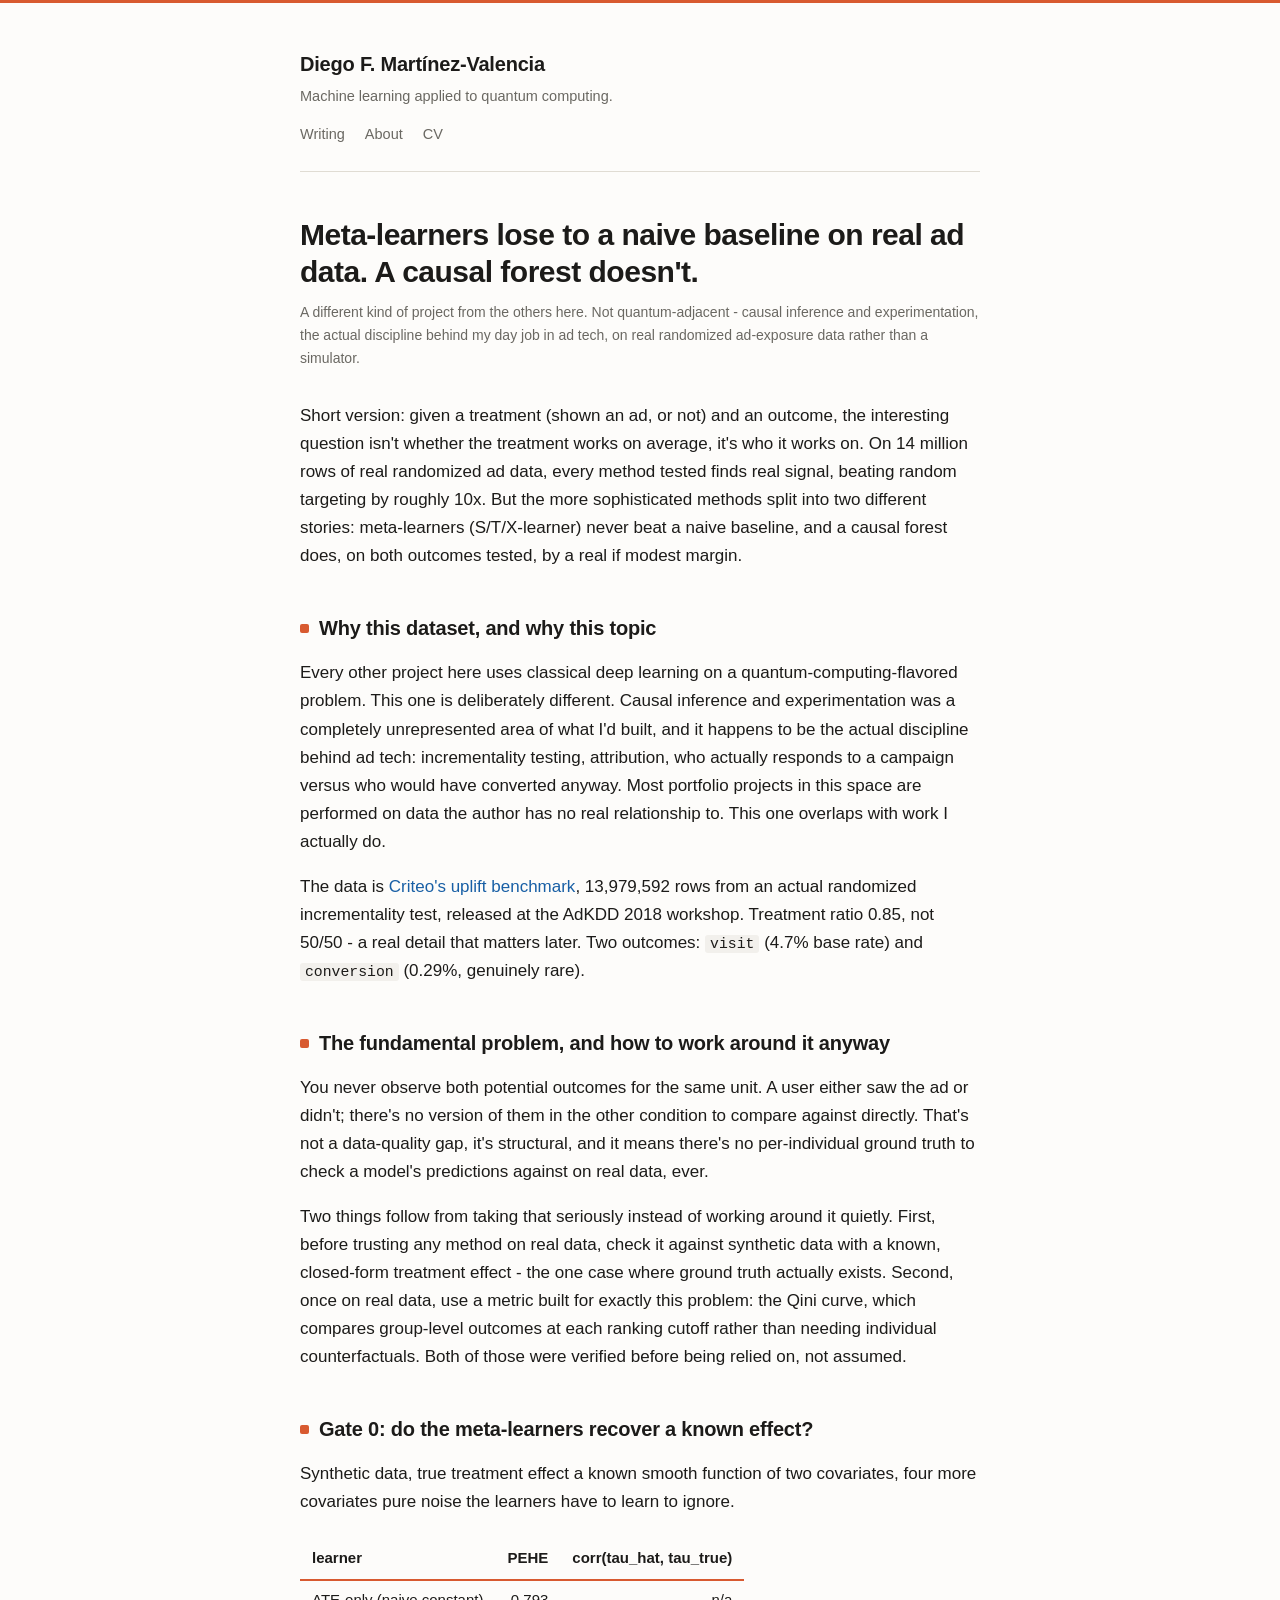
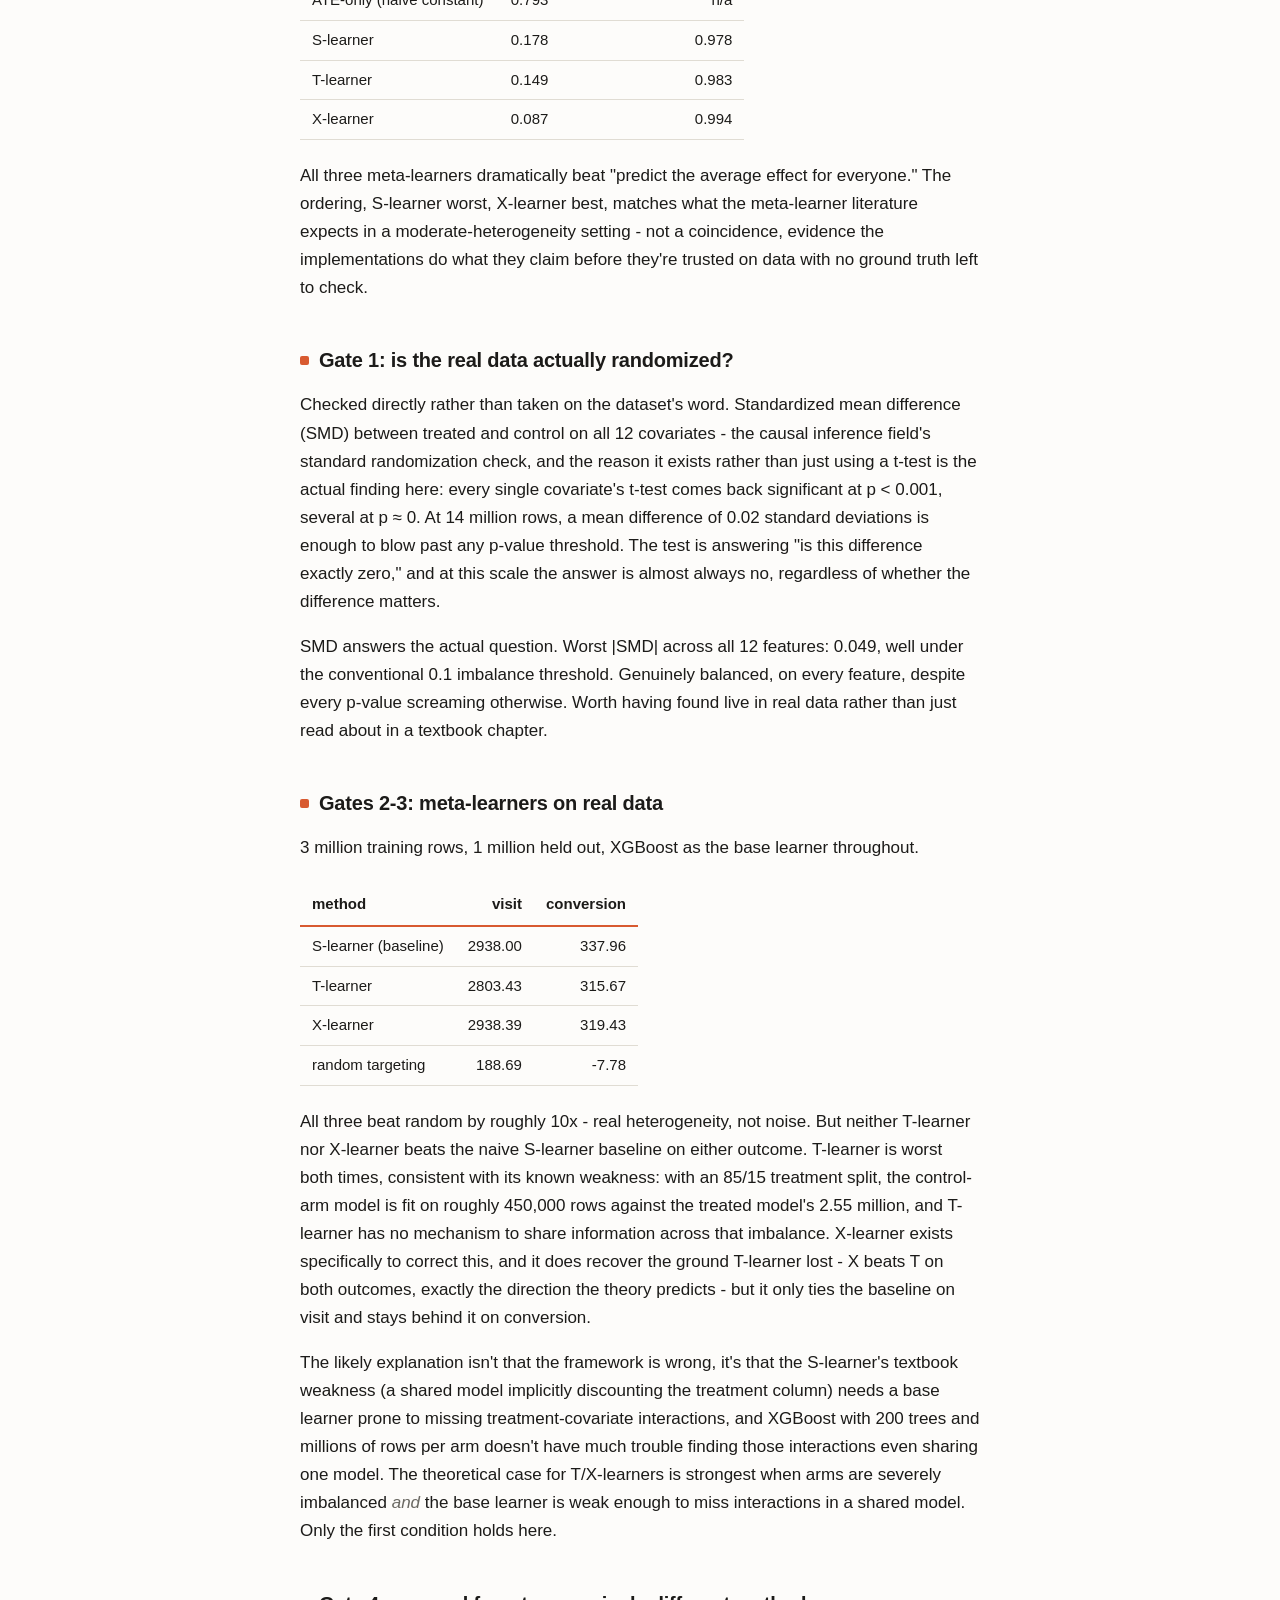
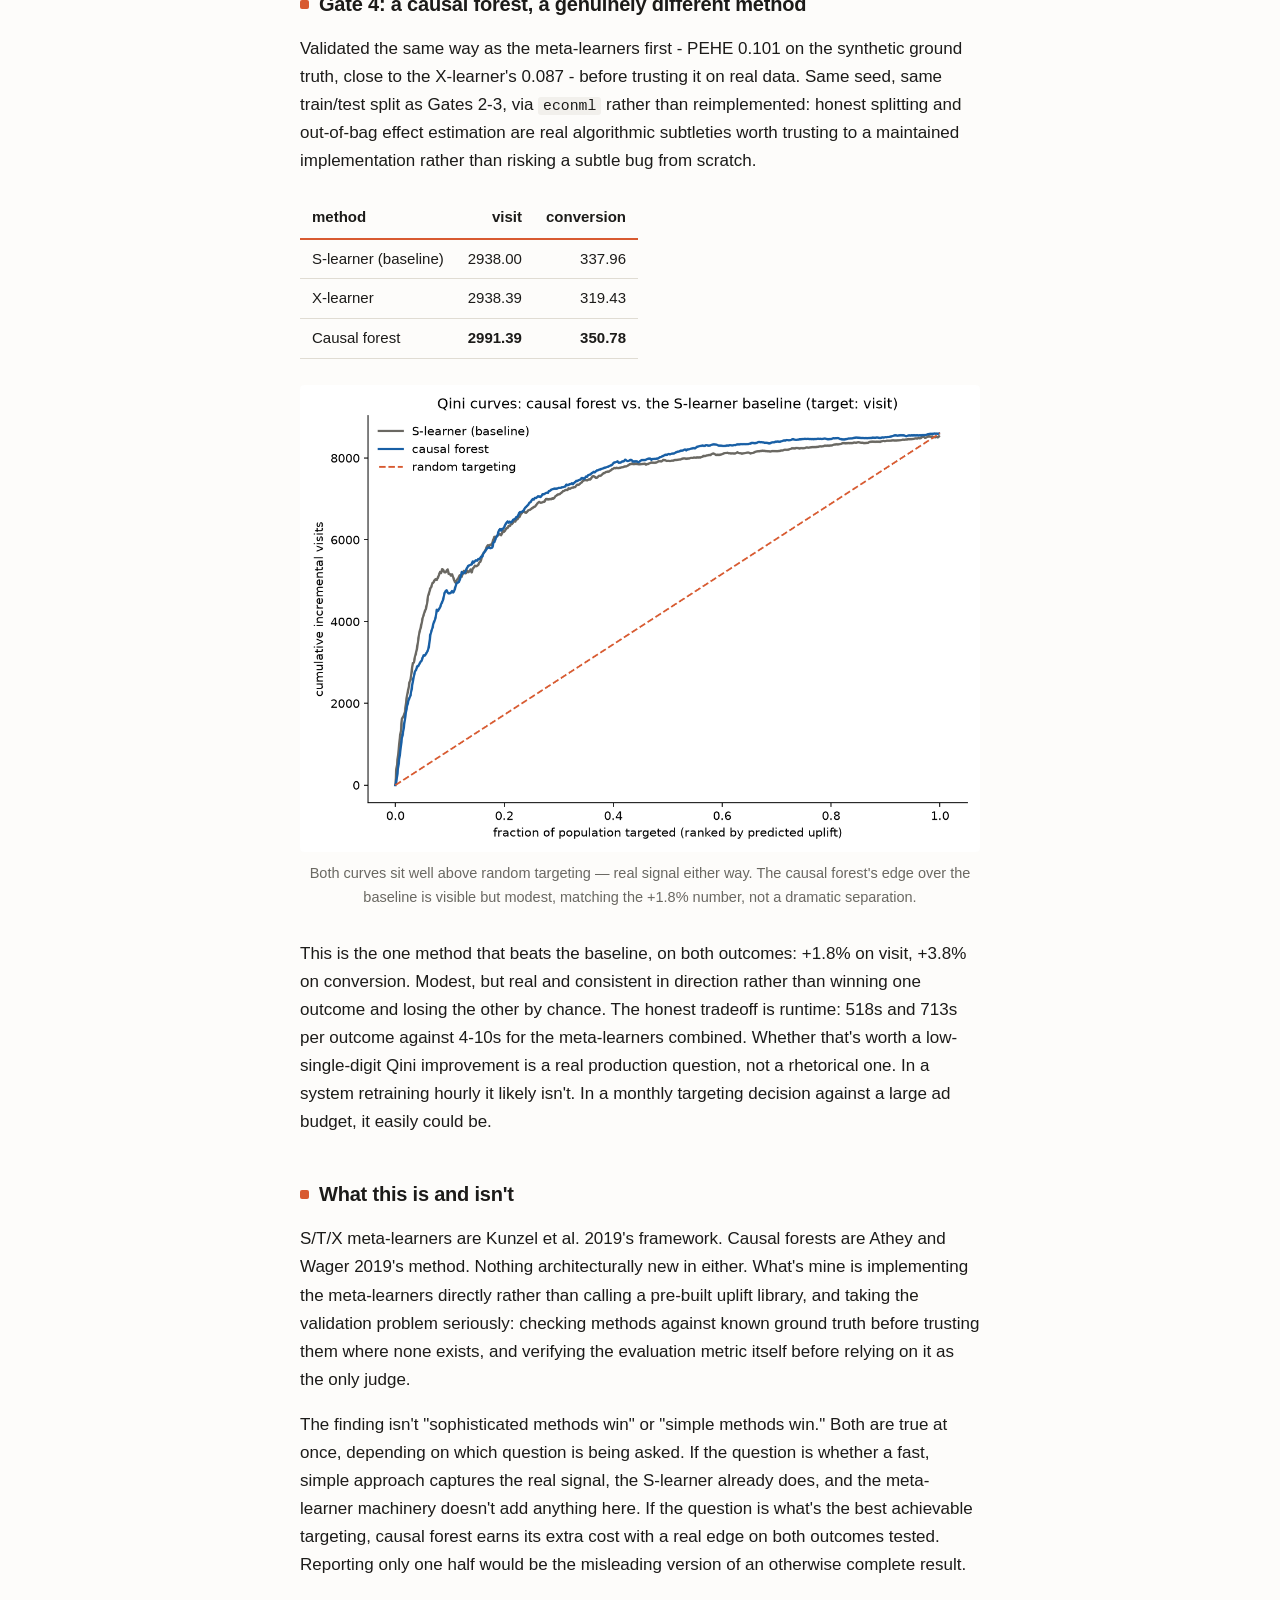
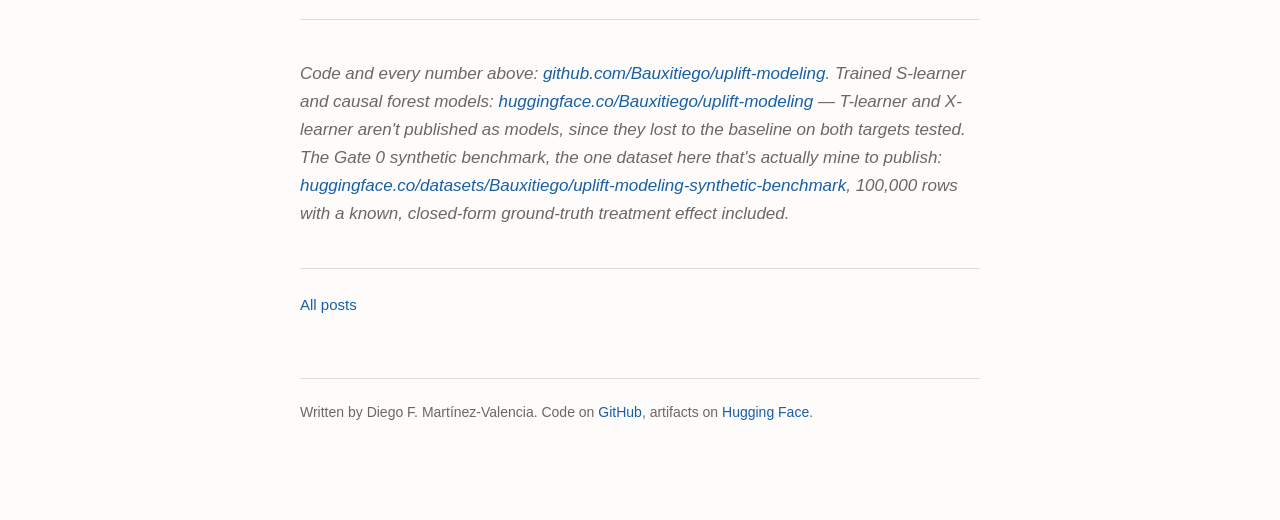
<file: uplift-modeling.html>
<!doctype html>
<html lang="en">
<head>
<meta charset="utf-8">
<meta name="viewport" content="width=device-width, initial-scale=1">
<title>Meta-learners lose to a naive baseline on real ad data. A causal forest doesn't.</title>
<meta name="description" content="Heterogeneous treatment effect estimation on 14 million rows of real randomized ad-exposure data. S/T/X-learners don't beat a naive baseline. A causal forest does, by a real if modest margin.">
<meta property="og:title" content="Meta-learners lose to a naive baseline on real ad data. A causal forest doesn't.">
<meta property="og:description" content="Heterogeneous treatment effect estimation on 14 million rows of real randomized ad-exposure data. S/T/X-learners don't beat a naive baseline. A causal forest does, by a real if modest margin.">
<meta property="og:type" content="article">
<link rel="icon" href="favicon.svg" type="image/svg+xml">
<link rel="stylesheet" href="style.css?v=e1a4f92">
</head>
<body><div class="wrap">
<header class="site">
  <h1><a href="/">Diego F. Martínez-Valencia</a></h1>
  <p>Machine learning applied to quantum computing.</p>
  <nav><a href="/">Writing</a><a href="about.html">About</a><a href="cv.html">CV</a></nav>
</header>
<h1 class="title">Meta-learners lose to a naive baseline on real ad data. A causal forest doesn't.</h1>
<p class="meta">A different kind of project from the others here. Not quantum-adjacent -
causal inference and experimentation, the actual discipline behind my day job in ad tech,
on real randomized ad-exposure data rather than a simulator.</p>
<p>Short version: given a treatment (shown an ad, or not) and an outcome, the interesting
question isn't whether the treatment works on average, it's who it works on. On 14 million
rows of real randomized ad data, every method tested finds real signal, beating random
targeting by roughly 10x. But the more sophisticated methods split into two different
stories: meta-learners (S/T/X-learner) never beat a naive baseline, and a causal forest
does, on both outcomes tested, by a real if modest margin.</p>
<h2>Why this dataset, and why this topic</h2>
<p>Every other project here uses classical deep learning on a quantum-computing-flavored
problem. This one is deliberately different. Causal inference and experimentation was a
completely unrepresented area of what I'd built, and it happens to be the actual discipline
behind ad tech: incrementality testing, attribution, who actually responds to a campaign
versus who would have converted anyway. Most portfolio projects in this space are performed
on data the author has no real relationship to. This one overlaps with work I actually do.</p>
<p>The data is <a href="https://huggingface.co/datasets/criteo/criteo-uplift">Criteo's
uplift benchmark</a>, 13,979,592 rows from an actual randomized incrementality test,
released at the AdKDD 2018 workshop. Treatment ratio 0.85, not 50/50 - a real detail that
matters later. Two outcomes: <code>visit</code> (4.7% base rate) and <code>conversion</code>
(0.29%, genuinely rare).</p>
<h2>The fundamental problem, and how to work around it anyway</h2>
<p>You never observe both potential outcomes for the same unit. A user either saw the ad or
didn't; there's no version of them in the other condition to compare against directly. That's
not a data-quality gap, it's structural, and it means there's no per-individual ground truth
to check a model's predictions against on real data, ever.</p>
<p>Two things follow from taking that seriously instead of working around it quietly. First,
before trusting any method on real data, check it against synthetic data with a known,
closed-form treatment effect - the one case where ground truth actually exists. Second, once
on real data, use a metric built for exactly this problem: the Qini curve, which compares
group-level outcomes at each ranking cutoff rather than needing individual counterfactuals.
Both of those were verified before being relied on, not assumed.</p>
<h2>Gate 0: do the meta-learners recover a known effect?</h2>
<p>Synthetic data, true treatment effect a known smooth function of two covariates, four more
covariates pure noise the learners have to learn to ignore.</p>
<table>
<thead>
<tr><th>learner</th><th>PEHE</th><th>corr(tau_hat, tau_true)</th></tr>
</thead>
<tbody>
<tr><td>ATE-only (naive constant)</td><td>0.793</td><td>n/a</td></tr>
<tr><td>S-learner</td><td>0.178</td><td>0.978</td></tr>
<tr><td>T-learner</td><td>0.149</td><td>0.983</td></tr>
<tr><td>X-learner</td><td>0.087</td><td>0.994</td></tr>
</tbody>
</table>
<p>All three meta-learners dramatically beat "predict the average effect for everyone."
The ordering, S-learner worst, X-learner best, matches what the meta-learner literature
expects in a moderate-heterogeneity setting - not a coincidence, evidence the
implementations do what they claim before they're trusted on data with no ground truth
left to check.</p>
<h2>Gate 1: is the real data actually randomized?</h2>
<p>Checked directly rather than taken on the dataset's word. Standardized mean difference
(SMD) between treated and control on all 12 covariates - the causal inference field's
standard randomization check, and the reason it exists rather than just using a t-test is
the actual finding here: every single covariate's t-test comes back significant at
p &lt; 0.001, several at p &approx; 0. At 14 million rows, a mean difference of 0.02 standard
deviations is enough to blow past any p-value threshold. The test is answering "is this
difference exactly zero," and at this scale the answer is almost always no, regardless of
whether the difference matters.</p>
<p>SMD answers the actual question. Worst |SMD| across all 12 features: 0.049, well under the
conventional 0.1 imbalance threshold. Genuinely balanced, on every feature, despite every
p-value screaming otherwise. Worth having found live in real data rather than just read
about in a textbook chapter.</p>
<h2>Gates 2-3: meta-learners on real data</h2>
<p>3 million training rows, 1 million held out, XGBoost as the base learner throughout.</p>
<table>
<thead>
<tr><th>method</th><th>visit</th><th>conversion</th></tr>
</thead>
<tbody>
<tr><td>S-learner (baseline)</td><td>2938.00</td><td>337.96</td></tr>
<tr><td>T-learner</td><td>2803.43</td><td>315.67</td></tr>
<tr><td>X-learner</td><td>2938.39</td><td>319.43</td></tr>
<tr><td>random targeting</td><td>188.69</td><td>-7.78</td></tr>
</tbody>
</table>
<p>All three beat random by roughly 10x - real heterogeneity, not noise. But neither
T-learner nor X-learner beats the naive S-learner baseline on either outcome. T-learner is
worst both times, consistent with its known weakness: with an 85/15 treatment split, the
control-arm model is fit on roughly 450,000 rows against the treated model's 2.55 million,
and T-learner has no mechanism to share information across that imbalance. X-learner exists
specifically to correct this, and it does recover the ground T-learner lost - X beats T on
both outcomes, exactly the direction the theory predicts - but it only ties the baseline on
visit and stays behind it on conversion.</p>
<p>The likely explanation isn't that the framework is wrong, it's that the S-learner's
textbook weakness (a shared model implicitly discounting the treatment column) needs a base
learner prone to missing treatment-covariate interactions, and XGBoost with 200 trees and
millions of rows per arm doesn't have much trouble finding those interactions even sharing
one model. The theoretical case for T/X-learners is strongest when arms are severely
imbalanced <em>and</em> the base learner is weak enough to miss interactions in a shared
model. Only the first condition holds here.</p>
<h2>Gate 4: a causal forest, a genuinely different method</h2>
<p>Validated the same way as the meta-learners first - PEHE 0.101 on the synthetic
ground truth, close to the X-learner's 0.087 - before trusting it on real data. Same seed,
same train/test split as Gates 2-3, via <code>econml</code> rather than reimplemented:
honest splitting and out-of-bag effect estimation are real algorithmic subtleties worth
trusting to a maintained implementation rather than risking a subtle bug from scratch.</p>
<table>
<thead>
<tr><th>method</th><th>visit</th><th>conversion</th></tr>
</thead>
<tbody>
<tr><td>S-learner (baseline)</td><td>2938.00</td><td>337.96</td></tr>
<tr><td>X-learner</td><td>2938.39</td><td>319.43</td></tr>
<tr><td>Causal forest</td><td><strong>2991.39</strong></td><td><strong>350.78</strong></td></tr>
</tbody>
</table>
<img alt="Qini curves for the S-learner baseline and the causal forest, both far above random targeting, causal forest slightly ahead" src="figures/uplift-modeling-qini.png" />
<p class="figcap">Both curves sit well above random targeting — real signal either way.
The causal forest's edge over the baseline is visible but modest, matching the +1.8%
number, not a dramatic separation.</p>
<p>This is the one method that beats the baseline, on both outcomes: +1.8% on visit, +3.8% on
conversion. Modest, but real and consistent in direction rather than winning one outcome and
losing the other by chance. The honest tradeoff is runtime: 518s and 713s per outcome against
4-10s for the meta-learners combined. Whether that's worth a low-single-digit Qini
improvement is a real production question, not a rhetorical one. In a system retraining
hourly it likely isn't. In a monthly targeting decision against a large ad budget, it easily
could be.</p>
<h2>What this is and isn't</h2>
<p>S/T/X meta-learners are Kunzel et al. 2019's framework. Causal forests are Athey and
Wager 2019's method. Nothing architecturally new in either. What's mine is implementing the
meta-learners directly rather than calling a pre-built uplift library, and taking the
validation problem seriously: checking methods against known ground truth before trusting
them where none exists, and verifying the evaluation metric itself before relying on it as
the only judge.</p>
<p>The finding isn't "sophisticated methods win" or "simple methods win." Both are true at
once, depending on which question is being asked. If the question is whether a fast, simple
approach captures the real signal, the S-learner already does, and the meta-learner
machinery doesn't add anything here. If the question is what's the best achievable
targeting, causal forest earns its extra cost with a real edge on both outcomes tested.
Reporting only one half would be the misleading version of an otherwise complete result.</p>
<hr />
<p><em>Code and every number above:
<a href="https://github.com/Bauxitiego/uplift-modeling">github.com/Bauxitiego/uplift-modeling</a>.
Trained S-learner and causal forest models:
<a href="https://huggingface.co/Bauxitiego/uplift-modeling">huggingface.co/Bauxitiego/uplift-modeling</a>
— T-learner and X-learner aren't published as models, since they lost to the baseline on
both targets tested. The Gate 0 synthetic benchmark, the one dataset here that's actually
mine to publish:
<a href="https://huggingface.co/datasets/Bauxitiego/uplift-modeling-synthetic-benchmark">huggingface.co/datasets/Bauxitiego/uplift-modeling-synthetic-benchmark</a>,
100,000 rows with a known, closed-form ground-truth treatment effect included.</em></p>
<div class="links"><a href="./">All posts</a></div>
<footer>Written by Diego F. Martínez-Valencia. Code on <a href="https://github.com/Bauxitiego">GitHub</a>, artifacts on <a href="https://huggingface.co/Bauxitiego">Hugging Face</a>.</footer>
</div></body>
</html>
</file>
<file: style.css>
:root {
  --ink: #1c1b19; --muted: #6a6862; --rule: #e0dcd3; --bg: #fdfcfa;
  --link: #185FA5; --code-bg: #f2f0ec; --accent: #D85A30; --card-bg: #f8f6f2;
}
@media (prefers-color-scheme: dark) {
  :root {
    --ink: #e8e6e1; --muted: #9c9891; --rule: #35332e; --bg: #16151300;
    --link: #85B7EB; --code-bg: #24221f; --accent: #F0997B; --card-bg: #1c1b18;
  }
  html { background: #161513; }
}
* { box-sizing: border-box; }
html { -webkit-text-size-adjust: 100%; }
body {
  font-family: -apple-system, BlinkMacSystemFont, "Segoe UI", Helvetica, Arial, sans-serif;
  font-size: 17px; line-height: 1.65; color: var(--ink); background: var(--bg);
  margin: 0; padding: 0 20px; -webkit-font-smoothing: antialiased;
}
body::before {
  content: ""; position: fixed; top: 0; left: 0; right: 0; height: 3px;
  background: var(--accent); z-index: 10;
}
.wrap { max-width: 680px; margin: 0 auto; padding: 48px 0 96px; }
a { color: var(--link); text-decoration: none; }
a:hover { text-decoration: underline; }
header.site { margin-bottom: 44px; padding-bottom: 20px; border-bottom: 1px solid var(--rule); }
header.site h1 { font-size: 20px; font-weight: 600; margin: 0 0 4px; letter-spacing: -0.2px; }
header.site h1 a { color: var(--ink); }
header.site p { color: var(--muted); font-size: 14.5px; margin: 0 0 14px; }
header.site nav { display: flex; gap: 20px; }
header.site nav a {
  font-size: 14.5px; font-weight: 500; color: var(--muted);
  padding-bottom: 2px; border-bottom: 2px solid transparent; transition: color 0.15s, border-color 0.15s;
}
header.site nav a:hover { color: var(--accent); text-decoration: none; border-bottom-color: var(--accent); }
h1.title { font-size: 30px; font-weight: 600; line-height: 1.25; margin: 0 0 10px; letter-spacing: -0.5px; }
.meta { color: var(--muted); font-size: 14px; margin: 0 0 32px; }
h2 { font-size: 20px; font-weight: 600; margin: 42px 0 14px; letter-spacing: -0.2px; display: flex; align-items: center; gap: 10px; }
h2::before { content: ""; flex: none; width: 9px; height: 9px; border-radius: 2px; background: var(--accent); }
h3 { font-size: 17px; font-weight: 600; margin: 26px 0 6px; color: var(--accent); }
p { margin: 0 0 17px; }
ul, ol { margin: 0 0 17px; padding-left: 22px; }
li { margin-bottom: 7px; }
em { color: var(--muted); }
hr { border: none; border-top: 1px solid var(--rule); margin: 40px 0; }
code {
  font-family: ui-monospace, "SF Mono", Menlo, monospace; font-size: 0.87em;
  background: var(--code-bg); padding: 1px 5px; border-radius: 3px;
}
pre { background: var(--code-bg); padding: 14px 16px; border-radius: 6px; overflow-x: auto; }
pre code { background: none; padding: 0; font-size: 13.5px; }
img { max-width: 100%; height: auto; display: block; margin: 26px auto 10px; border-radius: 4px; }
@media (prefers-color-scheme: dark) { img { opacity: 0.92; } }
.figcap { color: var(--muted); font-size: 14.5px; text-align: center; margin: 0 0 30px; }
table { border-collapse: collapse; width: 100%; margin: 22px 0; font-size: 15px; display: block; overflow-x: auto; }
th { text-align: left; font-weight: 600; padding: 8px 12px; border-bottom: 2px solid var(--accent); white-space: nowrap; }
td { padding: 7px 12px; border-bottom: 1px solid var(--rule); white-space: nowrap; }
td:not(:first-child), th:not(:first-child) { text-align: right; }
.cv td, .cv th { text-align: left !important; white-space: normal; }
.kicker {
  display: inline-block; font-size: 12.5px; font-weight: 700; letter-spacing: 0.06em;
  text-transform: uppercase; color: var(--accent); margin: 0 0 10px;
}
.posts { list-style: none; padding: 0; margin: 24px 0 0; }
.posts li {
  margin-bottom: 18px; padding: 20px 22px; border: 1px solid var(--rule);
  border-radius: 12px; background: var(--card-bg); transition: border-color 0.15s, transform 0.15s;
}
.posts li:hover { border-color: var(--accent); transform: translateY(-1px); }
.posts h2 { font-size: 19px; margin: 0 0 6px; display: block; }
.posts h2::before { display: none; }
.posts p { color: var(--muted); font-size: 15.5px; margin: 0; }
.links { margin-top: 40px; padding-top: 24px; border-top: 1px solid var(--rule); font-size: 15px; }
.links a { margin-right: 18px; }
footer { margin-top: 60px; padding-top: 22px; border-top: 1px solid var(--rule);
         color: var(--muted); font-size: 14px; }
</file>
